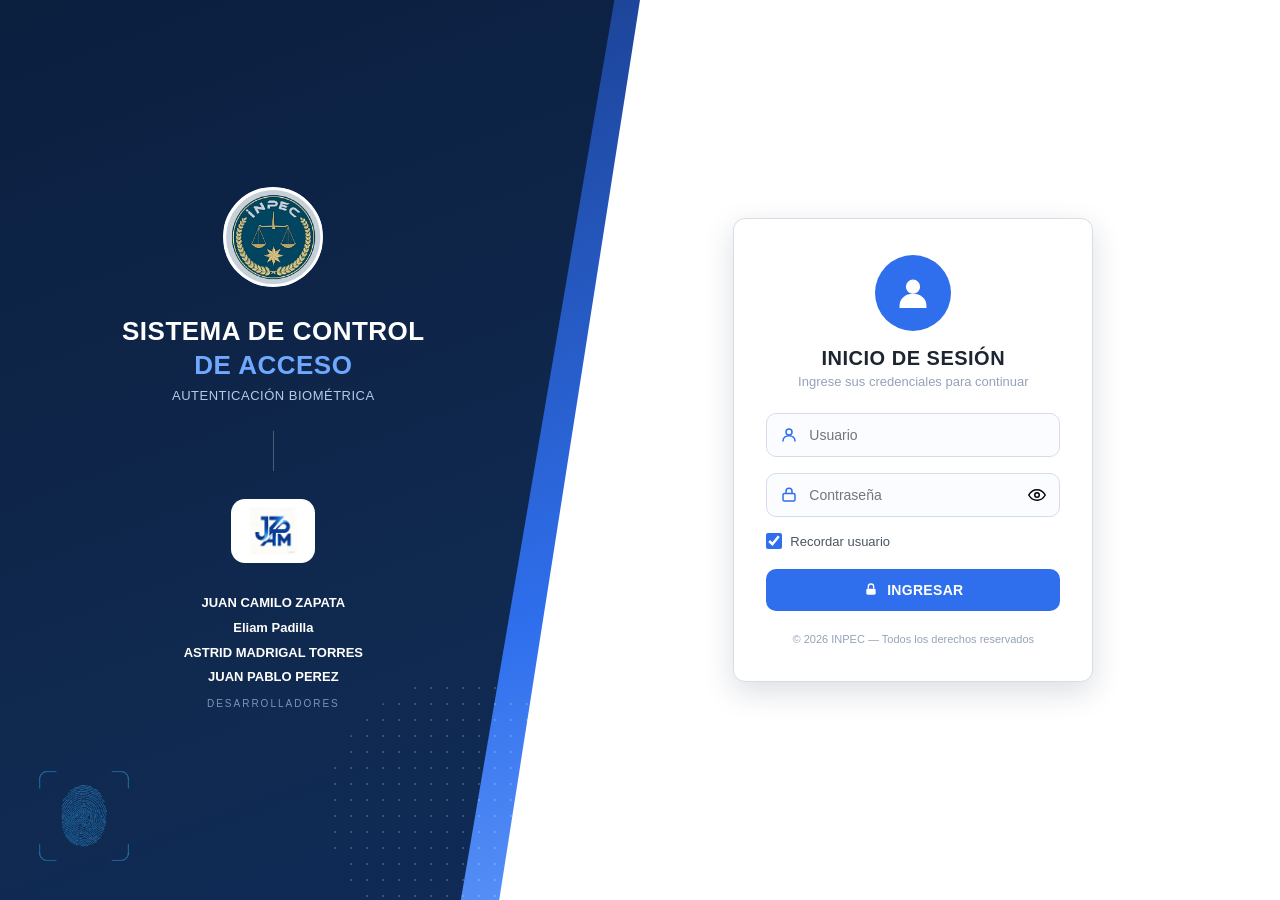
<file: index.html>
<!DOCTYPE html>
<html lang="es">
<head>
<meta charset="UTF-8">
<meta name="viewport" content="width=device-width, initial-scale=1.0">
<title>Inicio de sesión | BioAccess</title>
<link rel="stylesheet" href="css/styles.css">
<link rel="stylesheet" href="css/login.css">
</head>
<body>

<div class="login-wrapper">
    <div class="bg-navy"></div>
  <div class="bg-accent"></div>

  <!-- ================= Panel izquierdo: marca ================= -->
  <div class="login-brand">

    <div class="brand-logo">
  <img src="assets/logo-inpec.png" alt="Logo INPEC">
</div>

    <div class="brand-title">
      <h1>SISTEMA DE CONTROL<br><span>DE ACCESO</span></h1>
      <p>AUTENTICACIÓN BIOMÉTRICA</p>
    </div>

    <div class="brand-divider"></div>

    <div class="brand-project">
  <img src="assets/logo-jzpam.jpeg" alt="Logo JZPAM">
</div>

    <div class="brand-devs">
      <strong>JUAN CAMILO ZAPATA</strong>
      <strong>Eliam Padilla</strong>
      <strong>ASTRID MADRIGAL TORRES</strong>
      <strong>JUAN PABLO PEREZ</strong>
      <div class="label">DESARROLLADORES</div>
    </div>

    <div class="brand-fingerprint">
  <img src="assets/logo-huella.png" alt="Huella digital">
 </div>

  </div>

  <!-- ================= Panel derecho: formulario ================= -->
  <div class="login-form-side">
    <div class="login-card">

      <div class="login-card-icon">
        <svg viewBox="0 0 24 24" fill="currentColor">
          <circle cx="12" cy="8" r="4"/>
          <path d="M4 20c0-4.4 3.6-7 8-7s8 2.6 8 7v1H4v-1z"/>
        </svg>
      </div>

      <h2>INICIO DE SESIÓN</h2>
      <p class="subtitle">Ingrese sus credenciales para continuar</p>

      <form id="formLogin">

        <div class="field">
          <svg class="leading" viewBox="0 0 24 24" fill="none" stroke-width="2" stroke-linecap="round" stroke-linejoin="round">
            <circle cx="12" cy="8" r="4"/>
            <path d="M4 20c0-4.4 3.6-7 8-7s8 2.6 8 7"/>
          </svg>
          <input type="text" id="usuario" placeholder="Usuario" required>
        </div>

        <div class="field">
          <svg class="leading" viewBox="0 0 24 24" fill="none" stroke-width="2" stroke-linecap="round" stroke-linejoin="round">
            <rect x="4" y="10" width="16" height="10" rx="2"/>
            <path d="M8 10V7a4 4 0 0 1 8 0v3"/>
          </svg>
          <input type="password" id="password" placeholder="Contraseña" required>
          <button type="button" class="toggle-eye" onclick="togglePassword()" aria-label="Mostrar contraseña">
            <svg viewBox="0 0 24 24" fill="none" stroke="currentColor" stroke-width="2" stroke-linecap="round" stroke-linejoin="round" id="eyeIcon">
              <path d="M1 12s4-7 11-7 11 7 11 7-4 7-11 7-11-7-11-7z"/>
              <circle cx="12" cy="12" r="3"/>
            </svg>
          </button>
        </div>

        <label class="remember-row">
          <input type="checkbox" checked>
          Recordar usuario
        </label>

        <button type="submit" class="btn-primary">
          <svg viewBox="0 0 24 24"><rect x="5" y="10" width="14" height="9" rx="2"/><path d="M8 10V7a4 4 0 0 1 8 0v3" fill="none" stroke="white" stroke-width="2"/></svg>
          INGRESAR
        </button>

      </form>

      
      <p class="login-footer">© 2026 INPEC — Todos los derechos reservados</p>

    </div>
  </div>

</div>

<script>
  function togglePassword() {
    const input = document.getElementById('password');
    input.type = input.type === 'password' ? 'text' : 'password';
  }

  document.getElementById('formLogin').addEventListener('submit', async function (evento) {
    evento.preventDefault();

    const usuario = document.getElementById('usuario').value.trim();
    const password = document.getElementById('password').value;

    if (!usuario || !password) return;

    const resultado = await window.pywebview.api.iniciar_sesion(usuario, password);

    if (!resultado.ok) {
      alert(resultado.error);
      return;
    }

    window.location.href = 'registro.html';
  });
</script>

</body>
</html>
</file>
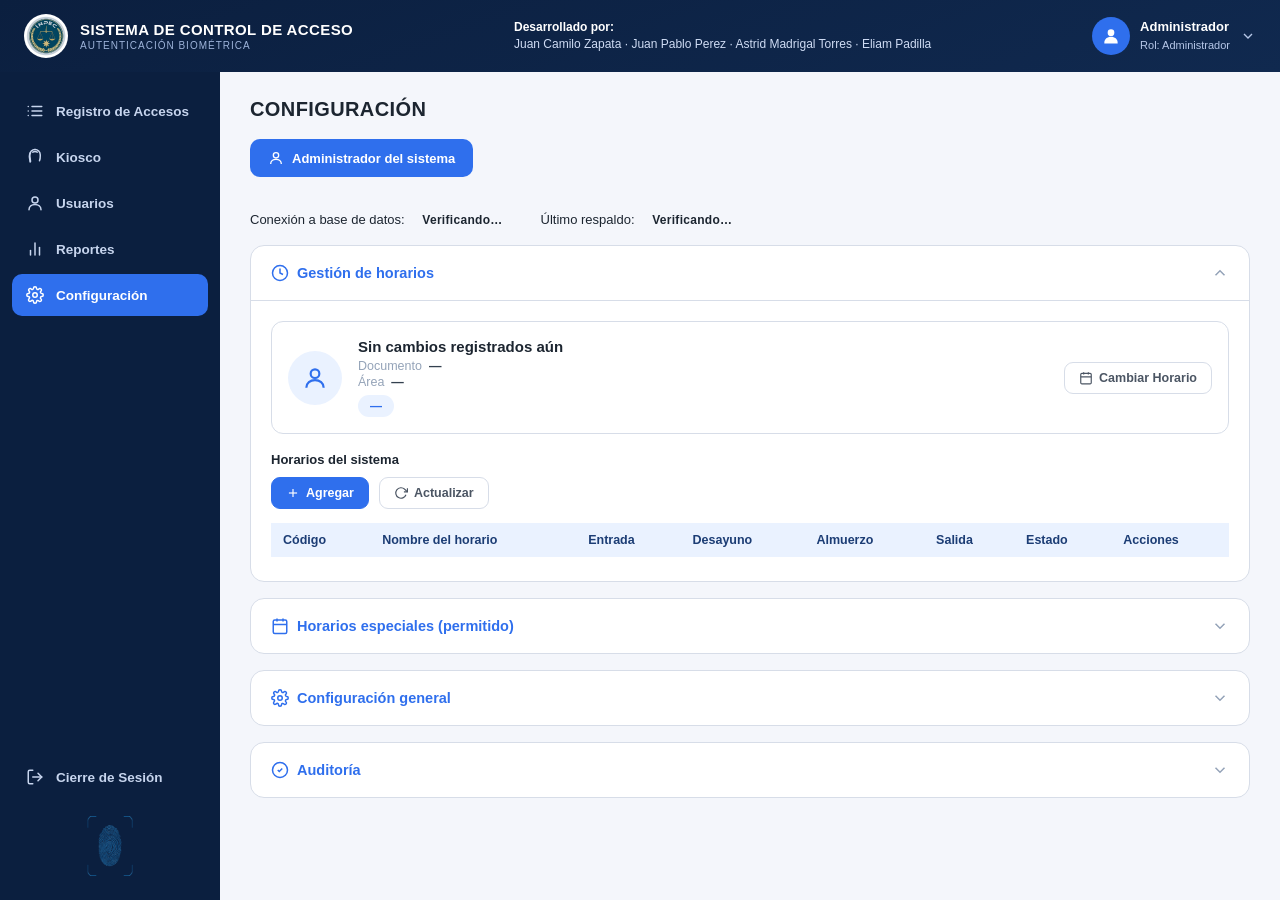
<file: configuracion.html>
<!DOCTYPE html>
<html lang="es">
<head>
<meta charset="UTF-8">
<meta name="viewport" content="width=device-width, initial-scale=1.0">
<title>Configuración | BioAccess</title>
<link rel="stylesheet" href="css/styles.css">
<link rel="stylesheet" href="css/app-shell.css">
<link rel="stylesheet" href="css/registro.css">
<link rel="stylesheet" href="css/configuracion.css">
</head>
<body>

<div class="app">

  <!-- ================= Topbar ================= -->
  <header class="topbar">
    <div class="topbar-brand">
      <img class="logo-inpec" src="assets/logo-inpec.png" alt="Logo INPEC">
      <div class="topbar-brand-text">
        <h1>SISTEMA DE CONTROL DE ACCESO</h1>
        <p>AUTENTICACIÓN BIOMÉTRICA</p>
      </div>
    </div>

    <div class="topbar-devs">
      <strong>Desarrollado por:</strong>
      Juan Camilo Zapata · Juan Pablo Perez · Astrid Madrigal Torres · Eliam Padilla
    </div>

    <div class="topbar-profile">
      <div class="avatar">
        <svg viewBox="0 0 24 24" fill="currentColor">
          <circle cx="12" cy="8" r="4"/>
          <path d="M4 20c0-4.4 3.6-7 8-7s8 2.6 8 7v1H4v-1z"/>
        </svg>
      </div>
      <div class="who">
        <strong>Administrador</strong>
        <span>Rol: Administrador</span>
      </div>
      <svg class="chevron" viewBox="0 0 24 24" fill="none" stroke="currentColor" stroke-width="2"><path d="M6 9l6 6 6-6"/></svg>
    </div>
  </header>

  <div class="app-body">

    <!-- ================= Sidebar ================= -->
    <aside class="sidebar">
      <nav class="sidebar-nav">
        <a href="registro.html" class="sidebar-link">
          <svg viewBox="0 0 24 24" fill="none" stroke-width="2" stroke-linecap="round" stroke-linejoin="round"><line x1="8" y1="6" x2="21" y2="6"/><line x1="8" y1="12" x2="21" y2="12"/><line x1="8" y1="18" x2="21" y2="18"/><line x1="3" y1="6" x2="3.01" y2="6"/><line x1="3" y1="12" x2="3.01" y2="12"/><line x1="3" y1="18" x2="3.01" y2="18"/></svg>
          Registro de Accesos
        </a>
        <a href="kiosco.html" class="sidebar-link">
          <svg viewBox="0 0 24 24" fill="none" stroke-width="2" stroke-linecap="round" stroke-linejoin="round"><path d="M12 2a7 7 0 0 0-7 7c0 4 1 6 1 9"/><path d="M12 2a7 7 0 0 1 7 7c0 3 .3 5-1 8"/><path d="M9 5.5a6 6 0 0 1 6 0"/><path d="M6 6.5C6 6.5 4.5 8 4.5 11c0 3.5 1 5 1 7.5"/></svg>
          Kiosco
        </a>
        <a href="usuarios.html" class="sidebar-link">
          <svg viewBox="0 0 24 24" fill="none" stroke-width="2" stroke-linecap="round" stroke-linejoin="round"><circle cx="12" cy="8" r="4"/><path d="M4 21c0-4.4 3.6-7 8-7s8 2.6 8 7"/></svg>
          Usuarios
        </a>
        <a href="reportes.html" class="sidebar-link">
          <svg viewBox="0 0 24 24" fill="none" stroke-width="2" stroke-linecap="round" stroke-linejoin="round"><line x1="18" y1="20" x2="18" y2="10"/><line x1="12" y1="20" x2="12" y2="4"/><line x1="6" y1="20" x2="6" y2="14"/></svg>
          Reportes
        </a>
        <a href="configuracion.html" class="sidebar-link active">
          <svg viewBox="0 0 24 24" fill="none" stroke-width="2" stroke-linecap="round" stroke-linejoin="round"><circle cx="12" cy="12" r="3"/><path d="M19.4 15a1.7 1.7 0 0 0 .3 1.9l.1.1a2 2 0 1 1-2.8 2.8l-.1-.1a1.7 1.7 0 0 0-1.9-.3 1.7 1.7 0 0 0-1 1.5V21a2 2 0 1 1-4 0v-.1a1.7 1.7 0 0 0-1-1.6 1.7 1.7 0 0 0-1.9.3l-.1.1a2 2 0 1 1-2.8-2.8l.1-.1a1.7 1.7 0 0 0 .3-1.9 1.7 1.7 0 0 0-1.5-1H3a2 2 0 1 1 0-4h.1a1.7 1.7 0 0 0 1.6-1 1.7 1.7 0 0 0-.3-1.9l-.1-.1a2 2 0 1 1 2.8-2.8l.1.1a1.7 1.7 0 0 0 1.9.3H9a1.7 1.7 0 0 0 1-1.5V3a2 2 0 1 1 4 0v.1a1.7 1.7 0 0 0 1 1.5 1.7 1.7 0 0 0 1.9-.3l.1-.1a2 2 0 1 1 2.8 2.8l-.1.1a1.7 1.7 0 0 0-.3 1.9V9a1.7 1.7 0 0 0 1.5 1H21a2 2 0 1 1 0 4h-.1a1.7 1.7 0 0 0-1.5 1z"/></svg>
          Configuración
        </a>
      </nav>

      <div class="sidebar-spacer"></div>

      <nav class="sidebar-nav">
        <a href="index.html" class="sidebar-link">
          <svg viewBox="0 0 24 24" fill="none" stroke-width="2" stroke-linecap="round" stroke-linejoin="round"><path d="M9 21H5a2 2 0 0 1-2-2V5a2 2 0 0 1 2-2h4"/><polyline points="16 17 21 12 16 7"/><line x1="21" y1="12" x2="9" y2="12"/></svg>
          Cierre de Sesión
        </a>
      </nav>

      <div class="sidebar-fingerprint">
        <img src="assets/logo-huella.png" alt="Huella digital">
      </div>
    </aside>

    <!-- ================= Contenido ================= -->
    <main class="content">
      <h2 class="page-title">CONFIGURACIÓN</h2>

      <button class="btn-open-admin" onclick="document.getElementById('modalAdmin').classList.remove('hidden'); cargarAdministradores();">
        <svg viewBox="0 0 24 24" fill="none" stroke="currentColor" stroke-width="2"><circle cx="12" cy="8" r="4"/><path d="M4 21c0-4.4 3.6-7 8-7s8 2.6 8 7"/></svg>
        Administrador del sistema
      </button>

      <div class="estado-sistema" style="display:flex; gap:24px; align-items:center; margin:14px 0; font-size:13px; color:#1c2530;">
        <span>Conexión a base de datos: <span class="badge" id="estadoConexionBD">Verificando…</span></span>
        <span>Último respaldo: <span class="badge" id="estadoUltimoBackup">Verificando…</span></span>
      </div>

      <div class="acordeon">

        <!-- ============ Gestión de horarios ============ -->
        <div class="acordeon-item abierto" data-panel="horarios">
          <button class="acordeon-header" onclick="alternarAcordeon('horarios')">
            <span class="acordeon-header-left">
              <svg viewBox="0 0 24 24" fill="none" stroke="currentColor" stroke-width="2"><circle cx="12" cy="12" r="10"/><polyline points="12 6 12 12 16 14"/></svg>
              Gestión de horarios
            </span>
            <svg class="acordeon-chevron" viewBox="0 0 24 24" fill="none" stroke="currentColor" stroke-width="2"><polyline points="6 9 12 15 18 9"/></svg>
          </button>
          <div class="acordeon-body">

            <div class="current-schedule">
              <div class="avatar-lg">
                <svg viewBox="0 0 24 24" fill="none" stroke="currentColor" stroke-width="2"><circle cx="12" cy="8" r="4"/><path d="M4 21c0-4.4 3.6-7 8-7s8 2.6 8 7"/></svg>
              </div>
              <div class="info">
                <h4 id="tarjetaHorarioNombre">Sin cambios registrados aún</h4>
                <p>Documento &nbsp;<strong id="tarjetaHorarioDocumento">—</strong></p>
                <p>Área &nbsp;<strong id="tarjetaHorarioArea">—</strong></p>
                <span class="schedule-chip" id="tarjetaHorarioChip">—</span>
              </div>
              <button class="btn-sm" onclick="abrirModalCambiarHorarioFuncionario()">
                <svg viewBox="0 0 24 24" fill="none" stroke="currentColor" stroke-width="2"><rect x="3" y="4" width="18" height="18" rx="2"/><line x1="16" y1="2" x2="16" y2="6"/><line x1="8" y1="2" x2="8" y2="6"/><line x1="3" y1="10" x2="21" y2="10"/></svg>
                Cambiar Horario
              </button>
            </div>

            <p style="font-size:13px; font-weight:700; color:#1c2530; margin-bottom:10px;">Horarios del sistema</p>

            <div class="actions-bar">
              <button class="btn-sm primary" onclick="abrirModalNuevoHorario()">
                <svg viewBox="0 0 24 24" fill="none" stroke="currentColor" stroke-width="2"><line x1="12" y1="5" x2="12" y2="19"/><line x1="5" y1="12" x2="19" y2="12"/></svg>
                Agregar
              </button>
              <button class="btn-sm" onclick="cargarHorariosAdmin()">
                <svg viewBox="0 0 24 24" fill="none" stroke="currentColor" stroke-width="2"><polyline points="23 4 23 10 17 10"/><path d="M20.5 15a9 9 0 1 1-2.1-9.4L23 10"/></svg>
                Actualizar
              </button>
            </div>

            <div class="table-mini-wrap">
              <table class="table-mini">

                <thead>
                  <tr>
                    <th>Código</th><th>Nombre del horario</th><th>Entrada</th>
                    <th>Desayuno</th><th>Almuerzo</th>
                    <th>Salida</th><th>Estado</th><th>Acciones</th>
                  </tr>
                </thead>
                <tbody id="tablaHorarios">
                  <!-- Se llena dinámicamente desde JS -->
                </tbody>
              </table>
            </div>

          </div>
        </div>

        <!-- ============ Horarios especiales ============ -->
        <div class="acordeon-item" data-panel="especiales">
          <button class="acordeon-header" onclick="alternarAcordeon('especiales')">
            <span class="acordeon-header-left">
              <svg viewBox="0 0 24 24" fill="none" stroke="currentColor" stroke-width="2"><rect x="3" y="4" width="18" height="18" rx="2"/><line x1="16" y1="2" x2="16" y2="6"/><line x1="8" y1="2" x2="8" y2="6"/><line x1="3" y1="10" x2="21" y2="10"/></svg>
              Horarios especiales (permitido)
            </span>
            <svg class="acordeon-chevron" viewBox="0 0 24 24" fill="none" stroke="currentColor" stroke-width="2"><polyline points="6 9 12 15 18 9"/></svg>
          </button>
          <div class="acordeon-body">

            <div class="actions-bar">
              <button class="btn-sm primary">
                <svg viewBox="0 0 24 24" fill="none" stroke="currentColor" stroke-width="2"><line x1="12" y1="5" x2="12" y2="19"/><line x1="5" y1="12" x2="19" y2="12"/></svg>
                Agregar
              </button>
              <button class="btn-sm">
                <svg viewBox="0 0 24 24" stroke-width="2" stroke-linecap="round" stroke-linejoin="round"><path d="M11 4H4a2 2 0 0 0-2 2v14a2 2 0 0 0 2 2h14a2 2 0 0 0 2-2v-7"/><path d="M18.5 2.5a2.1 2.1 0 0 1 3 3L12 15l-4 1 1-4 9.5-9.5z"/></svg>
                Modificar
              </button>
              <button class="btn-sm">
                <svg viewBox="0 0 24 24" stroke-width="2" stroke-linecap="round" stroke-linejoin="round"><polyline points="3 6 5 6 21 6"/><path d="M19 6l-1 14a2 2 0 0 1-2 2H8a2 2 0 0 1-2-2L5 6"/></svg>
                Eliminar
              </button>
              <label class="filter-input filter-search">
                <svg viewBox="0 0 24 24" fill="none" stroke="currentColor" stroke-width="2"><circle cx="11" cy="11" r="8"/><line x1="21" y1="21" x2="16.65" y2="16.65"/></svg>
                <input type="text" placeholder="Buscar">
              </label>
            </div>

            <div class="table-mini-wrap">
              <table class="table-mini">
                <thead>
                  <tr><th>Usuarios</th><th>Motivo</th><th>Fecha</th><th>Hora inicio</th><th>Hora fin</th><th>Rol</th><th>Estado</th></tr>
                </thead>
                <tbody>
                  <tr><td>Carlos Pérez</td><td>Cita médica</td><td>10/07/2026</td><td>09:00 a.m.</td><td>11:00 a.m.</td><td>Vigilancia</td><td><span class="badge aprobado">Aprobado</span></td></tr>
                  <tr><td>Laura Torres</td><td>Capacitación</td><td>10/07/2026</td><td>02:00 p.m.</td><td>05:00 p.m.</td><td>Administrativos</td><td><span class="badge aprobado">Aprobado</span></td></tr>
                  <tr><td>Miguel Ángel</td><td>Trámites personales</td><td>10/07/2026</td><td>08:00 a.m.</td><td>10:00 a.m.</td><td>Administrador</td><td><span class="badge aprobado">Aprobado</span></td></tr>
                  <tr><td>Valentina Ruiz</td><td>Permiso personales</td><td>10/07/2026</td><td>03:00 p.m.</td><td>04:00 p.m.</td><td>Funcionario</td><td><span class="badge pendiente">Pendiente</span></td></tr>
                </tbody>
              </table>
            </div>

          </div>
        </div>

        
        <!-- ============ Configuración general ============ -->
        <div class="acordeon-item" data-panel="configGeneral">
          <button class="acordeon-header" onclick="alternarAcordeon('configGeneral'); cargarConfiguracionGeneral();">
            <span class="acordeon-header-left">
              <svg viewBox="0 0 24 24" fill="none" stroke="currentColor" stroke-width="2"><circle cx="12" cy="12" r="3"/><path d="M19.4 15a1.7 1.7 0 0 0 .3 1.9l.1.1a2 2 0 1 1-2.8 2.8l-.1-.1a1.7 1.7 0 0 0-1.9-.3 1.7 1.7 0 0 0-1 1.5V21a2 2 0 1 1-4 0v-.1a1.7 1.7 0 0 0-1-1.6 1.7 1.7 0 0 0-1.9.3l-.1.1a2 2 0 1 1-2.8-2.8l.1-.1a1.7 1.7 0 0 0 .3-1.9 1.7 1.7 0 0 0-1.5-1H3a2 2 0 1 1 0-4h.1a1.7 1.7 0 0 0 1.6-1 1.7 1.7 0 0 0-.3-1.9l-.1-.1a2 2 0 1 1 2.8-2.8l.1.1a1.7 1.7 0 0 0 1.9.3H9a1.7 1.7 0 0 0 1-1.5V3a2 2 0 1 1 4 0v.1a1.7 1.7 0 0 0 1 1.5 1.7 1.7 0 0 0 1.9-.3l.1-.1a2 2 0 1 1 2.8 2.8l-.1.1a1.7 1.7 0 0 0-.3 1.9V9a1.7 1.7 0 0 0 1.5 1H21a2 2 0 1 1 0 4h-.1a1.7 1.7 0 0 0-1.5 1z"/></svg>
              Configuración general
            </span>
            <svg class="acordeon-chevron" viewBox="0 0 24 24" fill="none" stroke="currentColor" stroke-width="2"><polyline points="6 9 12 15 18 9"/></svg>
          </button>
          <div class="acordeon-body">

            <div class="form-field">
              <label>Nombre de la institución</label>
              <input type="text" id="cfgNombreInstitucion">
            </div>
            <div class="form-field">
              <label>NIT de la institución</label>
              <input type="text" id="cfgNitInstitucion">
            </div>
            <div class="form-field">
              <label>Minutos de tolerancia de entrada</label>
              <input type="number" id="cfgMinutosTolerancia" min="0">
            </div>
            <div class="form-field">
              <label>Correo de notificaciones</label>
              <input type="email" id="cfgCorreoNotificaciones">
            </div>
            <div class="form-field">
              <label>Ruta de respaldo local</label>
              <input type="text" id="cfgRutaBackup">
            </div>

            <div class="btn-guardar-row">
              <button class="btn-guardar" onclick="guardarConfiguracionGeneral()">
                <svg viewBox="0 0 24 24" fill="none" stroke="currentColor" stroke-width="2"><path d="M19 21H5a2 2 0 0 1-2-2V5a2 2 0 0 1 2-2h11l5 5v11a2 2 0 0 1-2 2z"/><polyline points="17 21 17 13 7 13 7 21"/><polyline points="7 3 7 8 15 8"/></svg>
                Guardar cambios
              </button>
            </div>

          </div>
        </div>

        <!-- ============ Auditoría (próximamente) ============ -->
        <div class="acordeon-item" data-panel="auditoria">
          <button class="acordeon-header" onclick="alternarAcordeon('auditoria'); cargarAuditoria();">
            <span class="acordeon-header-left">
              <svg viewBox="0 0 24 24" fill="none" stroke="currentColor" stroke-width="2"><path d="M9 12l2 2 4-4"/><circle cx="12" cy="12" r="10"/></svg>
              Auditoría
            </span>
            <svg class="acordeon-chevron" viewBox="0 0 24 24" fill="none" stroke="currentColor" stroke-width="2"><polyline points="6 9 12 15 18 9"/></svg>
          </button>
                    <div class="acordeon-body">
            <!-- MÓDULO: Auditoría -->
            <div class="actions-bar">
              <button class="btn-sm" onclick="cargarAuditoria()">
                <svg viewBox="0 0 24 24" fill="none" stroke="currentColor" stroke-width="2"><polyline points="23 4 23 10 17 10"/><path d="M20.5 15a9 9 0 1 1-2.1-9.4L23 10"/></svg>
                Actualizar
              </button>
            </div>

            <div class="table-mini-wrap">
              <table class="table-mini">
                <thead>
                  <tr><th>Fecha</th><th>Administrador</th><th>Acción</th><th>Detalle</th></tr>
                </thead>
                <tbody id="tablaAuditoria">
                  <!-- Se llena dinámicamente desde JS -->
                </tbody>
              </table>
            </div>
            <div class="table-footer">
              <span class="showing" id="textoMostrandoAuditoria">Cargando...</span>
              <div class="pagination" id="contenedorPaginacionAuditoria"></div>
          </div>
        </div>

      </div>

      <!-- ============ Modal: Administrador del sistema ============ -->
      
      <div class="modal-overlay hidden" id="modalAdmin">
        <div class="modal-box">
          <button class="modal-close" onclick="document.getElementById('modalAdmin').classList.add('hidden')" aria-label="Cerrar">
            <svg viewBox="0 0 24 24" fill="none" stroke="currentColor" stroke-width="2"><line x1="18" y1="6" x2="6" y2="18"/><line x1="6" y1="6" x2="18" y2="18"/></svg>
          </button>

          <div class="panel-title">
            <svg viewBox="0 0 24 24" fill="none" stroke="currentColor" stroke-width="2"><circle cx="12" cy="8" r="4"/><path d="M4 21c0-4.4 3.6-7 8-7s8 2.6 8 7"/></svg>
            Administrador del sistema
          </div>
          <p style="font-size:12px; color:var(--gris-claro); margin-bottom:14px;">Lista de administradores</p>

          <div class="actions-bar">
            <button class="btn-sm primary" onclick="abrirModoNuevoAdmin()">
              <svg viewBox="0 0 24 24" fill="none" stroke="currentColor" stroke-width="2"><line x1="12" y1="5" x2="12" y2="19"/><line x1="5" y1="12" x2="19" y2="12"/></svg>
              Nuevo
            </button>
            
            <button class="btn-sm" onclick="cargarAdministradores()">
              <svg viewBox="0 0 24 24" fill="none" stroke="currentColor" stroke-width="2"><polyline points="23 4 23 10 17 10"/><path d="M20.5 15a9 9 0 1 1-2.1-9.4L23 10"/></svg>
              Actualizar
            </button>
          </div>

          <div style="border:1px solid var(--gris-borde); border-radius:10px; padding:6px; margin-bottom:20px;" id="listaAdministradores">
            <!-- Se llena dinámicamente desde JS -->
          </div>

          <p style="font-size:13px; font-weight:700; color:#1c2530; margin-bottom:14px;" id="tituloFormAdmin">Información del administrador seleccionado</p>

          <div class="form-field">
            <label>Nombre completo</label>
            <input type="text" id="adminNombreCompleto">
          </div>
          <div class="form-field">
            <label>Documento</label>
            <input type="text" id="adminDocumento">
          </div>
          <div class="form-field">
            <label>Usuario</label>
            <input type="text" id="adminUsuario">
          </div>
          <div class="form-field">
            <label>Correo electrónico</label>
            <input type="email" id="adminCorreo">
          </div>
          <div class="form-field" id="campoContrasenaNuevo" style="display:none;">
            <label>Contraseña</label>
            <input type="password" id="adminPasswordNuevo">
          </div>
          <div class="form-field" id="campoFechaCreacion">
            <label>Fecha de creación</label>
            <input type="text" id="adminFechaCreacion" disabled>
          </div>
          <div class="form-field" id="campoEstadoAdmin">
            <label>Estado</label>
            <select id="adminEstado" disabled>
              <option value="ACTIVO">Activo</option>
              <option value="INACTIVO">Inactivo</option>
            </select>
          </div>

          <div class="form-actions" id="botonesAdminExistente">
            <button class="btn-outline" onclick="abrirModalCambiarPassword()">
              <svg viewBox="0 0 24 24" fill="none" stroke="currentColor" stroke-width="2"><rect x="3" y="11" width="18" height="11" rx="2"/><path d="M7 11V7a5 5 0 0 1 10 0v4"/></svg>
              Cambiar contraseña
            </button>
            <button class="btn-danger-outline" id="btnDesactivarAdmin" onclick="alternarEstadoAdminSeleccionado()">
              <svg viewBox="0 0 24 24" fill="none" stroke="currentColor" stroke-width="2"><circle cx="12" cy="12" r="10"/><line x1="15" y1="9" x2="9" y2="15"/><line x1="9" y1="9" x2="15" y2="15"/></svg>
              Desactivar
            </button>
          </div>

          <div class="btn-guardar-row" style="gap:10px;">
            <button class="btn-outline" id="btnCancelarNuevo" style="display:none; flex:0;" onclick="cancelarModoNuevoAdmin()">Cancelar</button>
            <button class="btn-guardar" onclick="guardarAdministrador()">
              <svg viewBox="0 0 24 24" fill="none" stroke="currentColor" stroke-width="2"><path d="M19 21H5a2 2 0 0 1-2-2V5a2 2 0 0 1 2-2h11l5 5v11a2 2 0 0 1-2 2z"/><polyline points="17 21 17 13 7 13 7 21"/><polyline points="7 3 7 8 15 8"/></svg>
              Guardar cambio
            </button>
          </div>
        </div>
      </div>

      <!-- ============ Modal: Cambiar contraseña ============ -->
      <div class="modal-overlay hidden" id="modalCambiarPassword">
        <div class="modal-box" style="max-width:380px;">
          <button class="modal-close" onclick="cerrarModalCambiarPassword()" aria-label="Cerrar">
            <svg viewBox="0 0 24 24" fill="none" stroke="currentColor" stroke-width="2"><line x1="18" y1="6" x2="6" y2="18"/><line x1="6" y1="6" x2="18" y2="18"/></svg>
          </button>
          <div class="panel-title">
            <svg viewBox="0 0 24 24" fill="none" stroke="currentColor" stroke-width="2"><rect x="3" y="11" width="18" height="11" rx="2"/><path d="M7 11V7a5 5 0 0 1 10 0v4"/></svg>
            Cambiar contraseña
          </div>
          <div class="form-field">
            <label>Nueva contraseña</label>
            <input type="password" id="nuevaPassword1">
          </div>
          <div class="form-field">
            <label>Confirmar nueva contraseña</label>
            <input type="password" id="nuevaPassword2">
          </div>
          <p id="textoCoincidenciaPassword" style="font-size:13px; font-weight:600; text-align:center; margin-bottom:10px;"></p>
          <div class="btn-guardar-row">
            <button class="btn-guardar" onclick="confirmarCambioPassword()">Guardar contraseña</button>
          </div>
        </div>
      </div>

            <!-- ============ Modal: Nuevo/Editar horario ============ -->
      <div class="modal-overlay hidden" id="modalHorario">
        <div class="modal-box">
          <button class="modal-close" onclick="cerrarSelectorHora(); document.getElementById('modalHorario').classList.add('hidden')" aria-label="Cerrar">
            <svg viewBox="0 0 24 24" fill="none" stroke="currentColor" stroke-width="2"><line x1="18" y1="6" x2="6" y2="18"/><line x1="6" y1="6" x2="18" y2="18"/></svg>
          </button>

          <div class="panel-title">
            <svg viewBox="0 0 24 24" fill="none" stroke="currentColor" stroke-width="2"><circle cx="12" cy="12" r="10"/><polyline points="12 6 12 12 16 14"/></svg>
            <span id="tituloModalHorario">Nuevo horario</span>
          </div>

          <div class="form-field">
            <label>Nombre del turno</label>
            <input type="text" id="horNombreTurno">
          </div>
                    <div class="form-field form-field-hora">
            <label>Hora de entrada</label>
            <input type="text" id="horHoraEntrada" placeholder="HH:MM" readonly onclick="abrirSelectorHora('horHoraEntrada')">
          </div>
          <div class="form-field form-field-hora">
            <label>Inicio desayuno</label>
            <input type="text" id="horInicioDesayuno" placeholder="HH:MM" readonly onclick="abrirSelectorHora('horInicioDesayuno')">
          </div>
          <div class="form-field form-field-hora">
            <label>Fin desayuno</label>
            <input type="text" id="horFinDesayuno" placeholder="HH:MM" readonly onclick="abrirSelectorHora('horFinDesayuno')">
          </div>
          <div class="form-field form-field-hora">
            <label>Inicio almuerzo</label>
            <input type="text" id="horInicioAlmuerzo" placeholder="HH:MM" readonly onclick="abrirSelectorHora('horInicioAlmuerzo')">
          </div>
          <div class="form-field form-field-hora">
            <label>Fin almuerzo</label>
            <input type="text" id="horFinAlmuerzo" placeholder="HH:MM" readonly onclick="abrirSelectorHora('horFinAlmuerzo')">
          </div>
          <div class="form-field form-field-hora">
            <label>Hora de salida</label>
            <input type="text" id="horHoraSalida" placeholder="HH:MM" readonly onclick="abrirSelectorHora('horHoraSalida')">
          </div>
          <div class="form-field">
            <label>Minutos de almuerzo permitidos</label>
            <input type="number" id="horTiempoAlmuerzo" min="0">
          </div>

          <div class="btn-guardar-row" style="gap:10px;">
           <button class="btn-outline" onclick="cerrarSelectorHora(); document.getElementById('modalHorario').classList.add('hidden')">Cancelar</button>
            <button class="btn-guardar" onclick="guardarHorario()">
              <svg viewBox="0 0 24 24" fill="none" stroke="currentColor" stroke-width="2"><path d="M19 21H5a2 2 0 0 1-2-2V5a2 2 0 0 1 2-2h11l5 5v11a2 2 0 0 1-2 2z"/><polyline points="17 21 17 13 7 13 7 21"/><polyline points="7 3 7 8 15 8"/></svg>
              Guardar horario
            </button>
          </div>
        </div>
      </div>

         <!-- ============ Modal: Cambiar horario de funcionario ============ -->
          
      <div class="modal-overlay hidden" id="modalCambiarHorarioFuncionario">
        <div class="modal-box">
          <button class="modal-close" onclick="cerrarModalCambiarHorarioFuncionario()" aria-label="Cerrar">
            <svg viewBox="0 0 24 24" fill="none" stroke="currentColor" stroke-width="2"><line x1="18" y1="6" x2="6" y2="18"/><line x1="6" y1="6" x2="18" y2="18"/></svg>
          </button>

          <div class="panel-title">
            <svg viewBox="0 0 24 24" fill="none" stroke="currentColor" stroke-width="2"><rect x="3" y="4" width="18" height="18" rx="2"/><line x1="16" y1="2" x2="16" y2="6"/><line x1="8" y1="2" x2="8" y2="6"/><line x1="3" y1="10" x2="21" y2="10"/></svg>
            Cambiar horario de funcionario
          </div>

          <div class="form-field">
            <label>Buscar por nombre o documento</label>
            <input type="text" id="buscarFuncionarioHorario" placeholder="Escribe para buscar..." oninput="buscarFuncionarioParaHorario()">
          </div>

          <div id="listaFuncionariosHorario" style="border:1px solid var(--gris-borde); border-radius:10px; padding:6px; margin-bottom:16px; max-height:200px; overflow-y:auto; display:none;">
            <!-- Resultados de búsqueda -->
          </div>

          <div id="funcionarioSeleccionadoHorario" style="display:none;">

            <div class="current-schedule" style="margin-bottom:18px;">
              <div class="avatar-lg">
                <svg viewBox="0 0 24 24" fill="none" stroke="currentColor" stroke-width="2"><circle cx="12" cy="8" r="4"/><path d="M4 21c0-4.4 3.6-7 8-7s8 2.6 8 7"/></svg>
              </div>
              <div class="info">
                <h4 id="nombreFuncionarioSeleccionado"></h4>
                <p>Documento &nbsp;<strong id="documentoFuncionarioSeleccionado"></strong></p>
                <p>Área &nbsp;<strong id="areaFuncionarioSeleccionado"></strong></p>
                <span class="schedule-chip" id="horarioActualFuncionarioSeleccionado"></span>
              </div>
            </div>

            <div class="form-field">
              <label>Nuevo horario</label>
              <select id="selectNuevoHorarioFuncionario"></select>
            </div>

            <div class="form-field">
              <label>Motivo del cambio</label>
              <textarea id="motivoCambioHorario" rows="3" placeholder="Ej: Rotación semanal, solicitud del funcionario..." style="width:100%; padding:10px 12px; border:1.5px solid var(--gris-borde); border-radius:9px; font-size:13px; font-family:inherit; resize:vertical;"></textarea>
            </div>

            <div class="btn-guardar-row" style="gap:10px;">
              <button class="btn-outline" onclick="cerrarModalCambiarHorarioFuncionario()">Cancelar</button>
              <button class="btn-guardar" onclick="guardarCambioHorarioFuncionario()">
                <svg viewBox="0 0 24 24" fill="none" stroke="currentColor" stroke-width="2"><path d="M19 21H5a2 2 0 0 1-2-2V5a2 2 0 0 1 2-2h11l5 5v11a2 2 0 0 1-2 2z"/><polyline points="17 21 17 13 7 13 7 21"/><polyline points="7 3 7 8 15 8"/></svg>
                Guardar cambio
              </button>
            </div>

          </div>

        </div>
      </div>
    

      <!-- ============ Modal: Confirmación (reutilizable) ============ -->
      <div class="modal-overlay hidden" id="modalConfirmacion">
        <div class="modal-box" style="max-width:380px;">
          <div class="panel-title">
            <svg viewBox="0 0 24 24" fill="none" stroke="currentColor" stroke-width="2"><circle cx="12" cy="12" r="10"/><line x1="12" y1="8" x2="12" y2="12"/><line x1="12" y1="16" x2="12.01" y2="16"/></svg>
            <span id="tituloConfirmacion">Confirmar acción</span>
          </div>
          <p id="mensajeConfirmacion" style="font-size:13px; color:var(--gris-texto); margin-bottom:20px;"></p>
          <div class="form-actions">
            <button class="btn-outline" id="btnCancelarConfirmacion">Cancelar</button>
            <button class="btn-guardar" id="btnAceptarConfirmacion" style="margin-left:0;">Aceptar</button>
          </div>
        </div>
      </div>

      <!-- ============ Modal: Aviso (reutilizable) ============ -->
      <div class="modal-overlay hidden" id="modalAviso">
        <div class="modal-box" style="max-width:380px;">
          <div class="panel-title">
            <svg viewBox="0 0 24 24" fill="none" stroke="currentColor" stroke-width="2"><circle cx="12" cy="12" r="10"/><path d="M9 12l2 2 4-4"/></svg>
            <span id="tituloAviso">Aviso</span>
          </div>
          <p id="mensajeAviso" style="font-size:13px; color:var(--gris-texto); margin-bottom:20px;"></p>
          <div class="btn-guardar-row">
            <button class="btn-guardar" id="btnAceptarAviso">Aceptar</button>
          </div>
        </div>
      </div>

    </main>
  </div>
</div>
<script>
  // ============ Estado del modal de Administrador ============
  let administradoresCompletos = [];
  let idAdminSeleccionado = null;
  let modoNuevoAdmin = false;
  let idAdminAntesDeNuevo = null; // ← nueva: recuerda a quién tenías abierto

  async function cargarAdministradores() {
    const resultado = await window.pywebview.api.listar_administradores();

    if (!resultado.ok) {
      await mostrarAviso('No se pudo cargar la lista de administradores: ' + resultado.error, 'Error');
      return;
    }

    administradoresCompletos = resultado.datos;
    renderizarListaAdmins();

    if (administradoresCompletos.length > 0) {
      seleccionarAdmin(administradoresCompletos[0].id_usuario);
    } else {
      abrirModoNuevoAdmin();
    }
  }

  function renderizarListaAdmins() {
    const contenedor = document.getElementById('listaAdministradores');
    contenedor.innerHTML = '';

    administradoresCompletos.forEach(admin => {
      const fila = document.createElement('div');
      fila.className = 'admin-list-row' + (admin.id_usuario === idAdminSeleccionado ? ' selected' : '');
      fila.onclick = () => seleccionarAdmin(admin.id_usuario);
      fila.innerHTML = `
        <span class="name">${admin.nombre_completo}${admin.estado ? '' : ' (Inactivo)'}</span>
        <span class="user">${admin.usuario}</span>
      `;
      contenedor.appendChild(fila);
    });
  }

  function seleccionarAdmin(idUsuario) {
    const admin = administradoresCompletos.find(a => a.id_usuario === idUsuario);
    if (!admin) return;

    idAdminSeleccionado = idUsuario;
    modoNuevoAdmin = false;

    document.getElementById('adminNombreCompleto').value = admin.nombre_completo || '';
    document.getElementById('adminDocumento').value = admin.documento || '';
    document.getElementById('adminUsuario').value = admin.usuario || '';
    document.getElementById('adminCorreo').value = admin.correo_electronico || '';
    document.getElementById('adminFechaCreacion').value = admin.fecha_creacion || '';
    document.getElementById('adminEstado').value = admin.estado ? 'ACTIVO' : 'INACTIVO';

    document.getElementById('campoContrasenaNuevo').style.display = 'none';
    document.getElementById('campoFechaCreacion').style.display = '';
    document.getElementById('campoEstadoAdmin').style.display = '';
    document.getElementById('botonesAdminExistente').style.display = '';
    document.getElementById('tituloFormAdmin').textContent = 'Información del administrador seleccionado';
    document.getElementById('btnCancelarNuevo').style.display = 'none';

        const btnDesactivar = document.getElementById('btnDesactivarAdmin');
    if (admin.estado) {
      btnDesactivar.className = 'btn-danger-outline';
      btnDesactivar.innerHTML = `<svg viewBox="0 0 24 24" fill="none" stroke="currentColor" stroke-width="2"><circle cx="12" cy="12" r="10"/><line x1="15" y1="9" x2="9" y2="15"/><line x1="9" y1="9" x2="15" y2="15"/></svg> Desactivar`;
    } else {
      btnDesactivar.className = 'btn-success-outline';
      btnDesactivar.innerHTML = `<svg viewBox="0 0 24 24" fill="none" stroke="currentColor" stroke-width="2"><circle cx="12" cy="12" r="10"/><path d="M9 12l2 2 4-4"/></svg> Activar`;
    }

    renderizarListaAdmins();
  }

  function descartarCambiosAdmin() {
    // El botón "Editar": si había un admin seleccionado, recarga sus
    // datos originales (descarta cambios sin guardar). Si estabas en
    // modo "Nuevo", simplemente limpia el formulario de nuevo.
    if (modoNuevoAdmin || idAdminSeleccionado === null) {
      abrirModoNuevoAdmin();
    } else {
      seleccionarAdmin(idAdminSeleccionado);
    }
  }

  function abrirModoNuevoAdmin() {
    idAdminAntesDeNuevo = idAdminSeleccionado;
    modoNuevoAdmin = true;
    idAdminSeleccionado = null;

    document.getElementById('adminNombreCompleto').value = '';
    document.getElementById('adminDocumento').value = '';
    document.getElementById('adminUsuario').value = '';
    document.getElementById('adminCorreo').value = '';
    document.getElementById('adminPasswordNuevo').value = '';

    document.getElementById('campoContrasenaNuevo').style.display = '';
    document.getElementById('campoFechaCreacion').style.display = 'none';
    document.getElementById('campoEstadoAdmin').style.display = 'none';
    document.getElementById('botonesAdminExistente').style.display = 'none';
    document.getElementById('tituloFormAdmin').textContent = 'Nuevo administrador';

     // Solo muestra "Cancelar" si hay a dónde regresar
    document.getElementById('btnCancelarNuevo').style.display = idAdminAntesDeNuevo !== null ? '' : 'none';

    renderizarListaAdmins(); // quita el resaltado de selección
  }
    function cancelarModoNuevoAdmin() {
    document.getElementById('btnCancelarNuevo').style.display = 'none';
    if (idAdminAntesDeNuevo !== null) {
      seleccionarAdmin(idAdminAntesDeNuevo);
    }
  }

  async function guardarAdministrador() {
    const datos = {
      nombre_completo: document.getElementById('adminNombreCompleto').value.trim(),
      documento: document.getElementById('adminDocumento').value.trim(),
      usuario: document.getElementById('adminUsuario').value.trim(),
      correo_electronico: document.getElementById('adminCorreo').value.trim(),
    };

    if (!datos.nombre_completo || !datos.documento || !datos.usuario) {
      await mostrarAviso('Nombre completo, documento y usuario son obligatorios.', 'Error');
      return;
    }

    if (modoNuevoAdmin) {
      const password = document.getElementById('adminPasswordNuevo').value;
      if (!password || password.length < 4) {
        await mostrarAviso('La contraseña debe tener al menos 4 caracteres.', 'Error');
        return;
      }
      datos.password = password;

      const resultado = await window.pywebview.api.crear_administrador(datos);
      if (!resultado.ok) {
        await mostrarAviso('No se pudo crear el administrador: ' + resultado.error, 'Error');
        return;
      }
      await mostrarAviso(resultado.mensaje, 'Éxito');
    } else {
      const resultado = await window.pywebview.api.actualizar_administrador(idAdminSeleccionado, datos);
      if (!resultado.ok) {
        await mostrarAviso('No se pudo actualizar el administrador: ' + resultado.error, 'Error');
        return;
      }
      await mostrarAviso(resultado.mensaje, 'Éxito');
    }

    await cargarAdministradores();
  }

  async function alternarEstadoAdminSeleccionado() {
    if (idAdminSeleccionado === null) return;

    const admin = administradoresCompletos.find(a => a.id_usuario === idAdminSeleccionado);
    const estaActivo = !!admin.estado;
    const nuevoEstado = estaActivo ? 'INACTIVO' : 'ACTIVO';

    const confirmado = await mostrarConfirmacion(
      estaActivo
        ? 'El administrador no podrá iniciar sesión hasta que lo reactives.'
        : 'El administrador volverá a poder iniciar sesión.',
      estaActivo ? '¿Desactivar a este administrador?' : '¿Activar a este administrador?'
    );
    if (!confirmado) return;

    const resultado = await window.pywebview.api.cambiar_estado_administrador(idAdminSeleccionado, nuevoEstado);
    if (!resultado.ok) {
      await mostrarAviso('No se pudo actualizar el estado: ' + resultado.error, 'Error');
      return;
    }
    await mostrarAviso(resultado.mensaje, 'Éxito');
    await cargarAdministradores();
  }

  // ============ Modal: Cambiar contraseña ============

  function abrirModalCambiarPassword() {
    if (idAdminSeleccionado === null) return;
    document.getElementById('nuevaPassword1').value = '';
    document.getElementById('nuevaPassword2').value = '';
    document.getElementById('textoCoincidenciaPassword').textContent = '';
    document.getElementById('modalCambiarPassword').classList.remove('hidden');
  }

  function cerrarModalCambiarPassword() {
    document.getElementById('modalCambiarPassword').classList.add('hidden');
  }

  document.getElementById('nuevaPassword1').addEventListener('input', verificarCoincidenciaPassword);
  document.getElementById('nuevaPassword2').addEventListener('input', verificarCoincidenciaPassword);

  function verificarCoincidenciaPassword() {
    const p1 = document.getElementById('nuevaPassword1').value;
    const p2 = document.getElementById('nuevaPassword2').value;
    const texto = document.getElementById('textoCoincidenciaPassword');

    if (p2 === '') { texto.textContent = ''; return; }

    if (p1 === p2) {
      texto.textContent = '✓ Las contraseñas coinciden';
      texto.style.color = 'var(--verde)';
    } else {
      texto.textContent = '✗ Las contraseñas no coinciden';
      texto.style.color = 'var(--rojo)';
    }
  }

  async function confirmarCambioPassword() {
    const p1 = document.getElementById('nuevaPassword1').value;
    const p2 = document.getElementById('nuevaPassword2').value;

    if (!p1 || p1.length < 4) {
      await mostrarAviso('La contraseña debe tener al menos 4 caracteres.', 'Error');
      return;
    }
    if (p1 !== p2) {
      await mostrarAviso('Las contraseñas no coinciden.', 'Error');
      return;
    }

    const resultado = await window.pywebview.api.cambiar_password_administrador(idAdminSeleccionado, p1);
    if (!resultado.ok) {
      await mostrarAviso('No se pudo cambiar la contraseña: ' + resultado.error, 'Error');
      return;
    }
    cerrarModalCambiarPassword();
    await mostrarAviso(resultado.mensaje, 'Éxito');
  }

  // ============ Modal de Confirmación (reutilizable) ============

  function mostrarConfirmacion(mensaje, titulo = 'Confirmar acción') {
    return new Promise((resolver) => {
      const overlay = document.getElementById('modalConfirmacion');
      document.getElementById('tituloConfirmacion').textContent = titulo;
      document.getElementById('mensajeConfirmacion').textContent = mensaje;
      overlay.classList.remove('hidden');

      const btnAceptar = document.getElementById('btnAceptarConfirmacion');
      const btnCancelar = document.getElementById('btnCancelarConfirmacion');

      function cerrar(resultado) {
        overlay.classList.add('hidden');
        btnAceptar.removeEventListener('click', aceptar);
        btnCancelar.removeEventListener('click', cancelar);
        resolver(resultado);
      }
      function aceptar() { cerrar(true); }
      function cancelar() { cerrar(false); }

      btnAceptar.addEventListener('click', aceptar);
      btnCancelar.addEventListener('click', cancelar);
    });
  }

  // ============ Modal de Aviso (reutilizable) ============

  function mostrarAviso(mensaje, titulo = 'Aviso') {
    return new Promise((resolver) => {
      const overlay = document.getElementById('modalAviso');
      document.getElementById('tituloAviso').textContent = titulo;
      document.getElementById('mensajeAviso').textContent = mensaje;
      overlay.classList.remove('hidden');

      const btnAceptar = document.getElementById('btnAceptarAviso');

      function cerrar() {
        overlay.classList.add('hidden');
        btnAceptar.removeEventListener('click', cerrar);
        resolver();
      }

      btnAceptar.addEventListener('click', cerrar);
    });
  }

</script>

<script>
  
  

  function alternarAcordeon(nombrePanel) {
    const item = document.querySelector(`.acordeon-item[data-panel="${nombrePanel}"]`);
    item.classList.toggle('abierto');
  }

  // ============ Estado del sistema ============

  async function cargarEstadoSistema() {
    const resultado = await window.pywebview.api.obtener_estado_sistema();
    const chipConexion = document.getElementById('estadoConexionBD');
    const chipBackup = document.getElementById('estadoUltimoBackup');

    if (!resultado.ok) {
      chipConexion.textContent = 'Error';
      chipConexion.className = 'badge inactivo';
      chipBackup.textContent = 'No disponible';
      chipBackup.className = 'badge inactivo';
      return;
    }

    const datos = resultado.datos;

    if (datos.conexion_bd) {
      chipConexion.textContent = 'Activa';
      chipConexion.className = 'badge activo';
    } else {
      chipConexion.textContent = 'Sin conexión';
      chipConexion.className = 'badge inactivo';
    }

    if (datos.fecha_ultimo_backup) {
      chipBackup.textContent = datos.fecha_ultimo_backup;
      chipBackup.className = 'badge activo';
    } else {
      chipBackup.textContent = 'Sin respaldos registrados aún';
      chipBackup.className = 'badge inactivo';
    }
  }

  window.addEventListener('pywebviewready', () => {
    cargarEstadoSistema();
    cargarHorariosAdmin();
    cargarUltimoCambioHorario();
    setInterval(cargarEstadoSistema, 10000); // vuelve a verificar cada 10 segundos
  });

  // ============ Configuración general ============

  async function cargarConfiguracionGeneral() {
    const resultado = await window.pywebview.api.obtener_configuracion();

    if (!resultado.ok) {
      await mostrarAviso('No se pudo cargar la configuración: ' + resultado.error, 'Error');
      return;
    }

    const datos = resultado.datos || {};
    document.getElementById('cfgNombreInstitucion').value = datos.nombre_institucion || '';
    document.getElementById('cfgNitInstitucion').value = datos.nit_institucion || '';
    document.getElementById('cfgMinutosTolerancia').value = datos.minutos_tolerancia_entrada || '';
    document.getElementById('cfgCorreoNotificaciones').value = datos.correo_notificaciones || '';
    document.getElementById('cfgRutaBackup').value = datos.ruta_backup_local || '';
  }

  async function guardarConfiguracionGeneral() {
    const datos = {
      nombre_institucion: document.getElementById('cfgNombreInstitucion').value.trim(),
      nit_institucion: document.getElementById('cfgNitInstitucion').value.trim(),
      minutos_tolerancia_entrada: document.getElementById('cfgMinutosTolerancia').value.trim(),
      correo_notificaciones: document.getElementById('cfgCorreoNotificaciones').value.trim(),
      ruta_backup_local: document.getElementById('cfgRutaBackup').value.trim()
    };

    if (!datos.nombre_institucion || !datos.nit_institucion) {
      await mostrarAviso('El nombre y el NIT de la institución son obligatorios.', 'Error');
      return;
    }

    const resultado = await window.pywebview.api.guardar_configuracion(datos);
    if (!resultado.ok) {
      await mostrarAviso('No se pudo guardar la configuración: ' + resultado.error, 'Error');
      return;
    }
    await mostrarAviso(resultado.mensaje, 'Éxito');
  }
    // ============================================================
    // MÓDULO: Auditoría
    // ============================================================
 
    const LOGS_POR_PAGINA = 10;
  let logsCompletos = [];
  let paginaActualAuditoria = 1;

  async function cargarAuditoria() {
    const resultado = await window.pywebview.api.listar_auditoria();

    if (!resultado.ok) {
      document.getElementById('tablaAuditoria').innerHTML =
        `<tr><td colspan="4">Error al cargar: ${resultado.error}</td></tr>`;
      return;
    }

    logsCompletos = resultado.datos;
    paginaActualAuditoria = 1;
    renderizarPaginaAuditoria();
  }

  function renderizarPaginaAuditoria() {
    const cuerpoTabla = document.getElementById('tablaAuditoria');
    const total = logsCompletos.length;

    if (total === 0) {
      cuerpoTabla.innerHTML = `<tr><td colspan="4">Todavía no hay registros de auditoría.</td></tr>`;
      document.getElementById('textoMostrandoAuditoria').textContent = 'Mostrando 0 de 0 registros';
      document.getElementById('contenedorPaginacionAuditoria').innerHTML = '';
      return;
    }

    const inicio = (paginaActualAuditoria - 1) * LOGS_POR_PAGINA;
    const fin = inicio + LOGS_POR_PAGINA;
    const logsPagina = logsCompletos.slice(inicio, fin);

    document.getElementById('textoMostrandoAuditoria').textContent =
      `Mostrando ${inicio + 1} a ${Math.min(fin, total)} de ${total} registros`;

    cuerpoTabla.innerHTML = '';
    logsPagina.forEach(log => {
      const fila = document.createElement('tr');
      fila.innerHTML = `
        <td>${log.fecha_hora}</td>
        <td>${log.nombre_usuario || 'Desconocido'}</td>
        <td>${log.tipo_accion}</td>
        <td>${log.detalle_cambio}</td>
      `;
      cuerpoTabla.appendChild(fila);
    });

    renderizarControlesPaginacionAuditoria(total);
  }

  function renderizarControlesPaginacionAuditoria(total) {
    const contenedor = document.getElementById('contenedorPaginacionAuditoria');
    const totalPaginas = Math.ceil(total / LOGS_POR_PAGINA);

    if (totalPaginas <= 1) {
      contenedor.innerHTML = '';
      return;
    }

    let html = `<button ${paginaActualAuditoria === 1 ? 'disabled' : ''} onclick="irAPaginaAuditoria(${paginaActualAuditoria - 1})">«</button>`;

    for (let i = 1; i <= totalPaginas; i++) {
      const cercaDeActual = Math.abs(i - paginaActualAuditoria) <= 1;
      const esExtremo = i === 1 || i === totalPaginas;

      if (cercaDeActual || esExtremo) {
        html += `<button class="${i === paginaActualAuditoria ? 'active' : ''}" onclick="irAPaginaAuditoria(${i})">${i}</button>`;
      } else if (i === 2 || i === totalPaginas - 1) {
        html += `<span class="dots">...</span>`;
      }
    }

    html += `<button ${paginaActualAuditoria === totalPaginas ? 'disabled' : ''} onclick="irAPaginaAuditoria(${paginaActualAuditoria + 1})">»</button>`;

    contenedor.innerHTML = html;
  }

  function irAPaginaAuditoria(numero) {
    paginaActualAuditoria = numero;
    renderizarPaginaAuditoria();
  }

     // ============================================================
    // MÓDULO: Gestión de horarios
   // ============================================================

  let horariosCompletos = [];
  let idHorarioEditando = null; // null = modo "Nuevo"

    function formatHora12(horaStr) {
    if (!horaStr || horaStr === 'None') return 'Sin definir';
    const [h, m] = horaStr.split(':');
    let horas = parseInt(h, 10);
    const sufijo = horas >= 12 ? 'p.m.' : 'a.m.';
    let horas12 = horas % 12;
    if (horas12 === 0) horas12 = 12;
    return `${String(horas12).padStart(2, '0')}:${m} ${sufijo}`;
  }

  async function cargarHorariosAdmin() {
    const resultado = await window.pywebview.api.listar_horarios_admin();
    if (!resultado.ok) {
      await mostrarAviso('No se pudieron cargar los horarios: ' + resultado.error, 'Error');
      return;
    }
    horariosCompletos = resultado.datos;
    renderizarTablaHorarios();
  }

    function renderizarTablaHorarios() {
    const cuerpo = document.getElementById('tablaHorarios');
    if (horariosCompletos.length === 0) {
      cuerpo.innerHTML = `<tr><td colspan="8">No hay horarios registrados.</td></tr>`;
      return;
    }

    cuerpo.innerHTML = '';
    horariosCompletos.forEach(h => {
      const fila = document.createElement('tr');
      fila.innerHTML = `
        <td>${h.codigo}</td>
        <td>${h.nombre_turno}</td>
        <td>${formatHora12(h.hora_entrada)}</td>
        <td>${formatHora12(h.hora_inicio_desayuno)} - ${formatHora12(h.hora_fin_desayuno)}</td>
        <td>${formatHora12(h.hora_inicio_almuerzo)} - ${formatHora12(h.hora_fin_almuerzo)}</td>
        <td>${formatHora12(h.hora_salida)}</td>
        <td><span class="badge ${h.estado ? 'activo' : 'inactivo'}">${h.estado ? 'Activo' : 'Inactivo'}</span></td>
        <td>
          <div class="row-actions">
            <button class="edit" title="Editar" onclick="abrirModalEditarHorario(${h.id_horario})">
              <svg viewBox="0 0 24 24" stroke-width="2" stroke-linecap="round" stroke-linejoin="round"><path d="M11 4H4a2 2 0 0 0-2 2v14a2 2 0 0 0 2 2h14a2 2 0 0 0 2-2v-7"/><path d="M18.5 2.5a2.1 2.1 0 0 1 3 3L12 15l-4 1 1-4 9.5-9.5z"/></svg>
            </button>
            ${h.estado
              ? `<button class="delete" title="Desactivar" onclick="alternarEstadoHorario(${h.id_horario})">
                  <svg viewBox="0 0 24 24" fill="none" stroke="currentColor" stroke-width="2"><circle cx="12" cy="12" r="10"/><line x1="4.9" y1="4.9" x2="19.1" y2="19.1"/></svg>
                </button>`

              : `<button class="huella" title="Activar" onclick="alternarEstadoHorario(${h.id_horario})">
                  <svg viewBox="0 0 24 24" fill="none" stroke-width="2" stroke-linecap="round" stroke-linejoin="round"><polyline points="1 4 1 10 7 10"/><path d="M3.51 15a9 9 0 1 0 2.13-9.36L1 10"/></svg>
                </button>`
            }
          </div>
        </td>
      `;
      cuerpo.appendChild(fila);
    });
  }

  function abrirModalNuevoHorario() {
    cerrarSelectorHora();
    idHorarioEditando = null;
    document.getElementById('tituloModalHorario').textContent = 'Nuevo horario';
    ['horNombreTurno','horHoraEntrada','horInicioDesayuno','horFinDesayuno',
     'horInicioAlmuerzo','horFinAlmuerzo','horHoraSalida','horTiempoAlmuerzo']
     .forEach(id => document.getElementById(id).value = '');
    document.getElementById('modalHorario').classList.remove('hidden');
  }

  function abrirModalEditarHorario(idHorario) {
    cerrarSelectorHora();
    const h = horariosCompletos.find(x => x.id_horario === idHorario);
    if (!h) return;

    idHorarioEditando = idHorario;
    document.getElementById('tituloModalHorario').textContent = 'Editar horario';
    document.getElementById('horNombreTurno').value = h.nombre_turno;
    document.getElementById('horHoraEntrada').value = h.hora_entrada.slice(0, 5);
    document.getElementById('horInicioDesayuno').value = h.hora_inicio_desayuno.slice(0, 5);
    document.getElementById('horFinDesayuno').value = h.hora_fin_desayuno.slice(0, 5);
    document.getElementById('horInicioAlmuerzo').value = h.hora_inicio_almuerzo.slice(0, 5);
    document.getElementById('horFinAlmuerzo').value = h.hora_fin_almuerzo.slice(0, 5);
    document.getElementById('horHoraSalida').value = h.hora_salida.slice(0, 5);
    document.getElementById('horTiempoAlmuerzo').value = h.tiempo_almuerzo_permitido;
    document.getElementById('modalHorario').classList.remove('hidden');
  }
  
  

  function horaValida(valor) {
    return /^([01]\d|2[0-3]):[0-5]\d$/.test(valor);
  }
    // ============ Selector de hora personalizado (24h) ============

  let selectorHoraAbierto = null;

  function abrirSelectorHora(idInput) {
    if (selectorHoraAbierto === idInput) {
      cerrarSelectorHora();
      return;
    }
    cerrarSelectorHora();

    const input = document.getElementById(idInput);
    const [horaActual, minutoActual] = input.value.includes(':') ? input.value.split(':') : ['', ''];

    const panel = document.createElement('div');
    panel.className = 'hora-picker';
    panel.id = 'panelHora_' + idInput;

    const colHoras = document.createElement('div');
    colHoras.className = 'hora-picker-col';
    for (let h = 0; h < 24; h++) {
      const valor = String(h).padStart(2, '0');
      const btn = document.createElement('button');
      btn.type = 'button';
      btn.textContent = valor;
      if (valor === horaActual) btn.classList.add('selected');
      btn.onclick = () => seleccionarParteHora(idInput, 'hora', valor);
      colHoras.appendChild(btn);
    }

    const colMinutos = document.createElement('div');
    colMinutos.className = 'hora-picker-col';
    for (let m = 0; m < 60; m += 5) {
      const valor = String(m).padStart(2, '0');
      const btn = document.createElement('button');
      btn.type = 'button';
      btn.textContent = valor;
      if (valor === minutoActual) btn.classList.add('selected');
      btn.onclick = () => seleccionarParteHora(idInput, 'minuto', valor);
      colMinutos.appendChild(btn);
    }

    panel.appendChild(colHoras);
    panel.appendChild(colMinutos);
    input.parentElement.appendChild(panel);
    selectorHoraAbierto = idInput;
  }

  function seleccionarParteHora(idInput, parte, valor) {
    const input = document.getElementById(idInput);
    let [hora, minuto] = input.value.includes(':') ? input.value.split(':') : ['00', '00'];
    if (parte === 'hora') hora = valor; else minuto = valor;
    input.value = `${hora}:${minuto}`;

    const panel = document.getElementById('panelHora_' + idInput);
    if (panel) {
      const [colHoras, colMinutos] = panel.querySelectorAll('.hora-picker-col');
      colHoras.querySelectorAll('button').forEach(b => b.classList.toggle('selected', b.textContent === hora));
      colMinutos.querySelectorAll('button').forEach(b => b.classList.toggle('selected', b.textContent === minuto));
    }
  }

  function cerrarSelectorHora() {
    if (!selectorHoraAbierto) return;
    const panel = document.getElementById('panelHora_' + selectorHoraAbierto);
    if (panel) panel.remove();
    selectorHoraAbierto = null;
  }

  document.addEventListener('click', (evento) => {
    if (!selectorHoraAbierto) return;
    const panel = document.getElementById('panelHora_' + selectorHoraAbierto);
    const input = document.getElementById(selectorHoraAbierto);
    if (panel && !panel.contains(evento.target) && evento.target !== input) {
      cerrarSelectorHora();
    }
  });

    async function guardarHorario() {
    const datos = {
      nombre_turno: document.getElementById('horNombreTurno').value.trim(),
      hora_entrada: document.getElementById('horHoraEntrada').value,
      hora_inicio_desayuno: document.getElementById('horInicioDesayuno').value,
      hora_fin_desayuno: document.getElementById('horFinDesayuno').value,
      hora_inicio_almuerzo: document.getElementById('horInicioAlmuerzo').value,
      hora_fin_almuerzo: document.getElementById('horFinAlmuerzo').value,
      hora_salida: document.getElementById('horHoraSalida').value,
      tiempo_almuerzo_permitido: document.getElementById('horTiempoAlmuerzo').value.trim()
    };

    const camposObligatorios = [
      'nombre_turno', 'hora_entrada', 'hora_inicio_desayuno', 'hora_fin_desayuno',
      'hora_inicio_almuerzo', 'hora_fin_almuerzo', 'hora_salida', 'tiempo_almuerzo_permitido'
    ];
    const faltantes = camposObligatorios.some(campo => !datos[campo]);
    
    const camposHora = ['hora_entrada', 'hora_inicio_desayuno', 'hora_fin_desayuno',
                         'hora_inicio_almuerzo', 'hora_fin_almuerzo', 'hora_salida'];
    const horaInvalida = camposHora.some(campo => !horaValida(datos[campo]));

    if (horaInvalida) {
      await mostrarAviso('Las horas deben tener el formato HH:MM en 24 horas (ejemplo: 18:00).', 'Error');
      return;
    }

    if (faltantes) {
      await mostrarAviso('Todos los campos son obligatorios. El sistema necesita las horas completas de desayuno y almuerzo para calcular las alertas de tolerancia en Kiosco.', 'Error');
      return;
    }

    const resultado = idHorarioEditando === null
      ? await window.pywebview.api.crear_horario(datos)
      : await window.pywebview.api.actualizar_horario(idHorarioEditando, datos);

    if (!resultado.ok) {
      await mostrarAviso('No se pudo guardar el horario: ' + resultado.error, 'Error');
      return;
    }

    document.getElementById('modalHorario').classList.add('hidden');
    await mostrarAviso(resultado.mensaje, 'Éxito');
    await cargarHorariosAdmin();
  }

  async function alternarEstadoHorario(idHorario) {
    const h = horariosCompletos.find(x => x.id_horario === idHorario);
    if (!h) return;

    const nuevoEstado = h.estado ? 'INACTIVO' : 'ACTIVO';
    const confirmado = await mostrarConfirmacion(
      h.estado
        ? 'Este horario dejará de estar disponible para asignar a nuevos funcionarios.'
        : 'Este horario volverá a estar disponible para asignar.',
      h.estado ? '¿Desactivar este horario?' : '¿Activar este horario?'
    );
    if (!confirmado) return;

    const resultado = await window.pywebview.api.cambiar_estado_horario(idHorario, nuevoEstado);
    if (!resultado.ok) {
      await mostrarAviso('No se pudo actualizar el estado: ' + resultado.error, 'Error');
      return;
    }
    await mostrarAviso(resultado.mensaje, 'Éxito');
    await cargarHorariosAdmin();
  }

  // ============================================================
  // MÓDULO: Cambiar horario de funcionario
  // ============================================================

  let idFuncionarioSeleccionadoHorario = null;
  let idHorarioActualFuncionarioSeleccionado = null;
  let temporizadorBusquedaHorario;

  function abrirModalCambiarHorarioFuncionario() {
    document.getElementById('modalCambiarHorarioFuncionario').classList.remove('hidden');
    document.getElementById('buscarFuncionarioHorario').value = '';
    document.getElementById('listaFuncionariosHorario').style.display = 'none';
    document.getElementById('listaFuncionariosHorario').innerHTML = '';
    document.getElementById('funcionarioSeleccionadoHorario').style.display = 'none';
    idFuncionarioSeleccionadoHorario = null;
  }

  function cerrarModalCambiarHorarioFuncionario() {
    document.getElementById('modalCambiarHorarioFuncionario').classList.add('hidden');
  }

  function buscarFuncionarioParaHorario() {
    clearTimeout(temporizadorBusquedaHorario);
    const texto = document.getElementById('buscarFuncionarioHorario').value.trim();
    const contenedor = document.getElementById('listaFuncionariosHorario');

    if (texto === '') {
      contenedor.style.display = 'none';
      contenedor.innerHTML = '';
      return;
    }

    temporizadorBusquedaHorario = setTimeout(async () => {
      const resultado = await window.pywebview.api.buscar_funcionarios(texto);
      if (!resultado.ok) return;

      contenedor.innerHTML = '';
      contenedor.style.display = resultado.datos.length ? '' : 'none';

      resultado.datos.forEach(f => {
        const fila = document.createElement('div');
        fila.className = 'admin-list-row';
        fila.onclick = () => seleccionarFuncionarioParaHorario(f);
        fila.innerHTML = `
          <span class="name">${f.nombres} ${f.apellidos}</span>
          <span class="user">${f.id_funcionario}</span>
        `;
        contenedor.appendChild(fila);
      });
    }, 300);
  }

  async function seleccionarFuncionarioParaHorario(f) {
    idFuncionarioSeleccionadoHorario = f.id_funcionario;
    idHorarioActualFuncionarioSeleccionado = f.id_horario || null;

    document.getElementById('nombreFuncionarioSeleccionado').textContent = `${f.nombres} ${f.apellidos}`;
    document.getElementById('documentoFuncionarioSeleccionado').textContent = f.id_funcionario;
        document.getElementById('areaFuncionarioSeleccionado').textContent = f.nombre_area || '-';
    document.getElementById('horarioActualFuncionarioSeleccionado').textContent = f.nombre_turno || 'Sin asignar';

    document.getElementById('listaFuncionariosHorario').style.display = 'none';
    document.getElementById('funcionarioSeleccionadoHorario').style.display = '';
    document.getElementById('motivoCambioHorario').value = '';

    await cargarSelectNuevoHorario();
  }

  async function cargarSelectNuevoHorario() {
    const select = document.getElementById('selectNuevoHorarioFuncionario');
    const resultado = await window.pywebview.api.listar_horarios();
    if (!resultado.ok) {
      select.innerHTML = '<option value="">Error al cargar horarios</option>';
      return;
    }
    select.innerHTML = '';
    resultado.datos.forEach(h => {
      const opcion = document.createElement('option');
      opcion.value = h.id_horario;
      opcion.textContent = h.nombre_turno;
      if (h.id_horario === idHorarioActualFuncionarioSeleccionado) opcion.selected = true;
      select.appendChild(opcion);
    });
  }

  async function guardarCambioHorarioFuncionario() {
    if (!idFuncionarioSeleccionadoHorario) return;

    const idHorarioNuevo = document.getElementById('selectNuevoHorarioFuncionario').value;
    const motivo = document.getElementById('motivoCambioHorario').value.trim();

    if (!motivo) {
      await mostrarAviso('Debes indicar el motivo del cambio de horario.', 'Error');
      return;
    }

    const resultado = await window.pywebview.api.cambiar_horario_funcionario(idFuncionarioSeleccionadoHorario, idHorarioNuevo, motivo);
    if (!resultado.ok) {
      await mostrarAviso('No se pudo cambiar el horario: ' + resultado.error, 'Error');
      return;
    }

    cerrarModalCambiarHorarioFuncionario();
    const nombreSeleccionado = document.getElementById('nombreFuncionarioSeleccionado').textContent;
    const areaSeleccionada = document.getElementById('areaFuncionarioSeleccionado').textContent;
    const nombreHorarioNuevo = document.getElementById('selectNuevoHorarioFuncionario').selectedOptions[0].textContent;
    actualizarTarjetaHorario(nombreSeleccionado, idFuncionarioSeleccionadoHorario, areaSeleccionada, nombreHorarioNuevo);
    await mostrarAviso(resultado.mensaje, 'Éxito');
  }

  function actualizarTarjetaHorario(nombreCompleto, documento, area, nombreHorario) {
    document.getElementById('tarjetaHorarioNombre').textContent = nombreCompleto;
    document.getElementById('tarjetaHorarioDocumento').textContent = documento;
    document.getElementById('tarjetaHorarioArea').textContent = area || '-';
    document.getElementById('tarjetaHorarioChip').textContent = nombreHorario || 'Sin asignar';
  }

  async function cargarUltimoCambioHorario() {
    const resultado = await window.pywebview.api.obtener_ultimo_cambio_horario();
    if (!resultado.ok || !resultado.datos) return; // se queda con el placeholder inicial

    const d = resultado.datos;
    actualizarTarjetaHorario(`${d.nombres} ${d.apellidos}`, d.id_funcionario, d.nombre_area, d.horario_nuevo);
  }
</script>
</body>
</html>
</file>
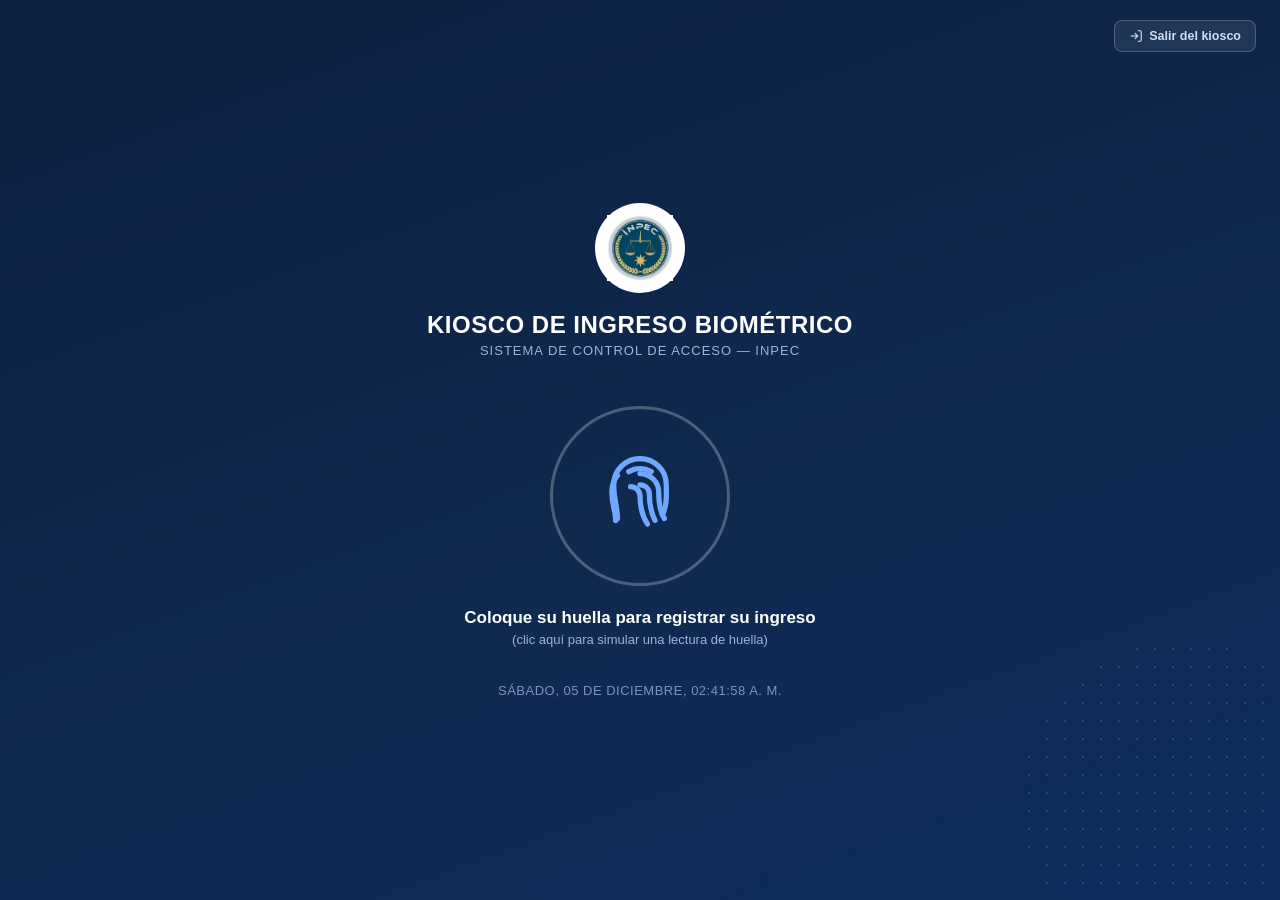
<file: kiosco.html>
<!DOCTYPE html>
<html lang="es">
<head>
<meta charset="UTF-8">
<meta name="viewport" content="width=device-width, initial-scale=1.0">
<title>Kiosco de Ingreso | BioAccess</title>
<link rel="stylesheet" href="css/styles.css">
<link rel="stylesheet" href="css/kiosco.css">
</head>
<body>

<div class="kiosco-wrapper">

  <a href="registro.html" class="kiosco-exit">
    <svg viewBox="0 0 24 24" fill="none" stroke="currentColor" stroke-width="2"><path d="M15 3h4a2 2 0 0 1 2 2v14a2 2 0 0 1-2 2h-4"/><polyline points="10 17 15 12 10 7"/><line x1="15" y1="12" x2="3" y2="12"/></svg>
    Salir del kiosco
  </a>

  <div class="kiosco-logo">
    <img src="assets/logo-inpec.png" alt="Logo INPEC">
  </div>

  <h1 class="kiosco-title">KIOSCO DE INGRESO BIOMÉTRICO</h1>
  <p class="kiosco-subtitle">SISTEMA DE CONTROL DE ACCESO — INPEC</p>

  <!-- ================= Estado 1: esperando huella ================= -->
  <button type="button" class="kiosco-scan-area" id="zonaEscaneo" onclick="simularEscaneo()">
    <div class="kiosco-fingerprint-circle">
      <svg viewBox="0 0 24 24" fill="none" stroke-width="1.4" stroke-linecap="round">
        <path d="M12 2a7 7 0 0 0-7 7c0 4 1 6 1 9"/>
        <path d="M12 2a7 7 0 0 1 7 7c0 3 .3 5-1 8"/>
        <path d="M9 5.5a6 6 0 0 1 6 0"/>
        <path d="M6 6.5C6 6.5 4.5 8 4.5 11c0 3.5 1 5 1 7.5"/>
        <path d="M12 6a5 5 0 0 1 5 5c0 3.5.5 5.5 1.5 7"/>
        <path d="M12 9a2.5 2.5 0 0 1 2.5 2.5c0 3 .5 5 1.5 7"/>
        <path d="M9.5 9.5A2.5 2.5 0 0 1 12 12c0 3.5.7 5.5 2 7.5"/>
      </svg>
    </div>
    <p class="kiosco-instruction">
      Coloque su huella para registrar su ingreso
      <span>(clic aquí para simular una lectura de huella)</span>
    </p>
  </button>

  <!-- ================= Estado 2: resultado ================= -->
  <div class="kiosco-result hidden" id="resultado">
    <div class="kiosco-result-icon" id="resultadoIcono">
      <svg viewBox="0 0 24 24" fill="none" stroke-width="2.2" stroke-linecap="round" stroke-linejoin="round" id="resultadoIconoSvg"></svg>
    </div>
    <p class="kiosco-result-name" id="resultadoNombre">—</p>
    <p class="kiosco-result-message" id="resultadoMensaje">—</p>

    <div class="kiosco-result-details">
      <div>
        <p class="label">Fecha</p>
        <p class="value" id="resultadoFecha">—</p>
      </div>
      <div>
        <p class="label">Hora de entrada</p>
        <p class="value" id="resultadoHora">—</p>
      </div>
    </div>

    <button type="button" class="kiosco-result-retry" onclick="reiniciarKiosco()">Registrar otro ingreso</button>
  </div>

  <p class="kiosco-clock" id="relojEnVivo">Cargando hora...</p>

</div>

<script>
  // Reloj en vivo, esquina inferior — solo referencia visual, no depende de nada externo
  function actualizarReloj() {
    const ahora = new Date();
    const opciones = { weekday: 'long', day: '2-digit', month: 'long', hour: '2-digit', minute: '2-digit', second: '2-digit' };
    document.getElementById('relojEnVivo').textContent =
      ahora.toLocaleDateString('es-CO', opciones).toUpperCase();
  }
  actualizarReloj();
  setInterval(actualizarReloj, 1000);

  // ------------------------------------------------------------------
  // DEMO: como todavía no está conectado a Python + MySQL, simulamos
  // 3 escenarios distintos cada vez que se hace clic, en este orden:
  // 1) Ingreso a tiempo (verde)  2) Ingreso tarde (rojo)  3) Huella no reconocida (rojo)
  // Cuando se conecte el backend, esta función se reemplaza por la
  // respuesta real del lector biométrico + la consulta a la base de datos.
  // ------------------------------------------------------------------
  const ejemplos = [
    { ok: true,  nombre: 'Juan Pablo Pérez',    hora: '06:58:12 a.m.', tarde: false },
    { ok: true,  nombre: 'Astrid Madrigal Torres', hora: '07:24:40 a.m.', tarde: true  },
    { ok: false, nombre: null,                   hora: null,            tarde: false }
  ];
  let indiceDemo = 0;

  function simularEscaneo() {
    const ejemplo = ejemplos[indiceDemo % ejemplos.length];
    indiceDemo++;

    document.getElementById('zonaEscaneo').classList.add('hidden');
    document.getElementById('resultado').classList.remove('hidden');

    const icono = document.getElementById('resultadoIcono');
    const iconoSvg = document.getElementById('resultadoIconoSvg');
    const nombre = document.getElementById('resultadoNombre');
    const mensaje = document.getElementById('resultadoMensaje');
    const fecha = document.getElementById('resultadoFecha');
    const hora = document.getElementById('resultadoHora');

    const hoy = new Date().toLocaleDateString('es-CO');

    if (!ejemplo.ok) {
      // Huella no reconocida
      icono.className = 'kiosco-result-icon error';
      iconoSvg.innerHTML = '<circle cx="12" cy="12" r="10"/><line x1="15" y1="9" x2="9" y2="15"/><line x1="9" y1="9" x2="15" y2="15"/>';
      nombre.textContent = 'Huella no reconocida';
      mensaje.className = 'kiosco-result-message error';
      mensaje.textContent = 'NO INGRESÓ — Vuelva a colocar su huella';
      fecha.textContent = hoy;
      hora.textContent = '—';
      hora.className = 'value';
    } else if (ejemplo.tarde) {
      // Ingreso permitido, pero tarde
      icono.className = 'kiosco-result-icon ok';
      iconoSvg.innerHTML = '<path d="M22 11.1V12a10 10 0 1 1-5.9-9.1"/><polyline points="22 4 12 14.01 9 11.01"/>';
      nombre.textContent = ejemplo.nombre;
      mensaje.className = 'kiosco-result-message ok';
      mensaje.textContent = 'INGRESÓ';
      fecha.textContent = hoy;
      hora.textContent = ejemplo.hora + ' (tarde)';
      hora.className = 'value tarde';
    } else {
      // Ingreso permitido, a tiempo
      icono.className = 'kiosco-result-icon ok';
      iconoSvg.innerHTML = '<path d="M22 11.1V12a10 10 0 1 1-5.9-9.1"/><polyline points="22 4 12 14.01 9 11.01"/>';
      nombre.textContent = ejemplo.nombre;
      mensaje.className = 'kiosco-result-message ok';
      mensaje.textContent = 'INGRESÓ';
      fecha.textContent = hoy;
      hora.textContent = ejemplo.hora;
      hora.className = 'value a-tiempo';
    }
  }

  function reiniciarKiosco() {
    document.getElementById('resultado').classList.add('hidden');
    document.getElementById('zonaEscaneo').classList.remove('hidden');
  }
</script>

</body>
</html>
</file>
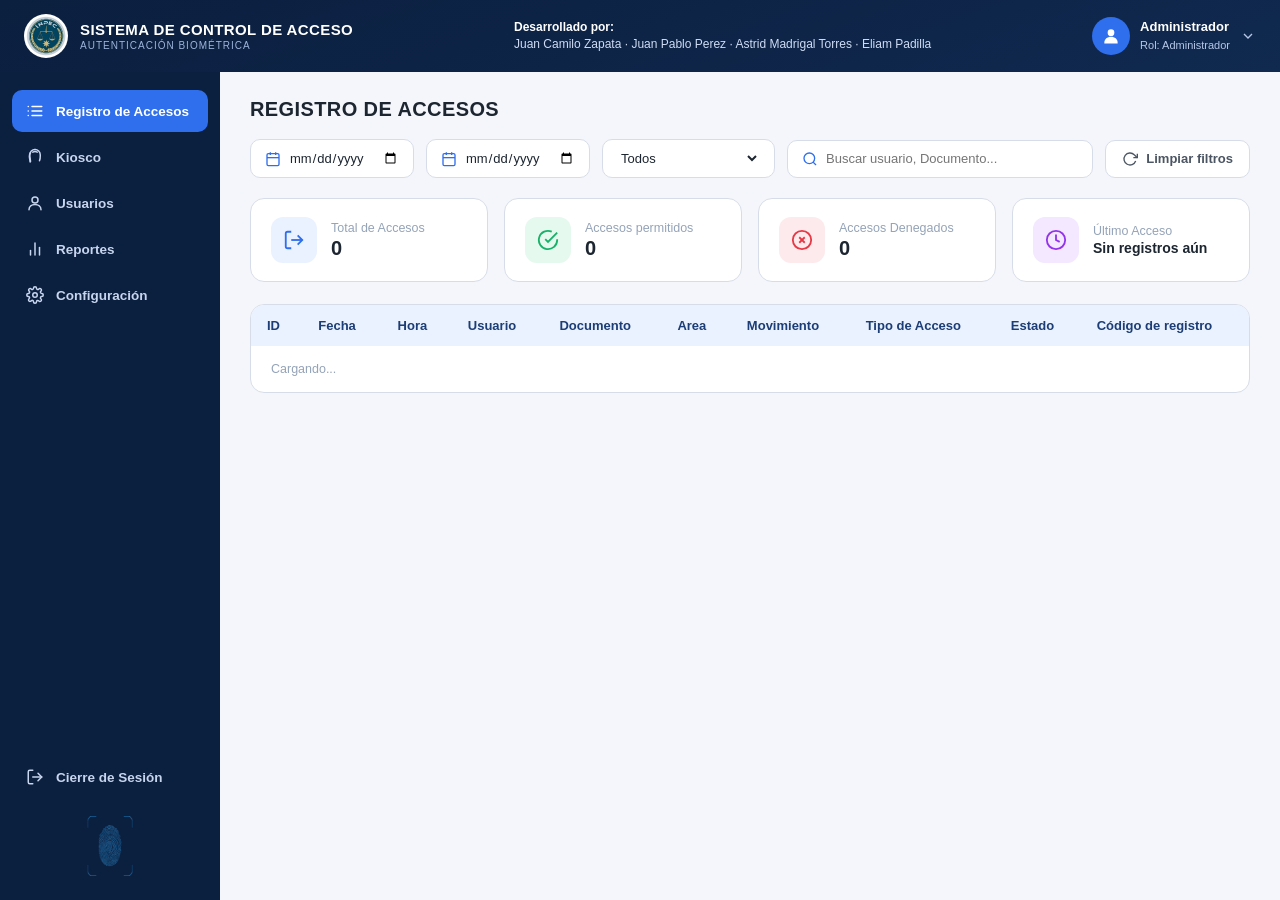
<file: registro.html>
<!DOCTYPE html>
<html lang="es">
<head>
<meta charset="UTF-8">
<meta name="viewport" content="width=device-width, initial-scale=1.0">
<title>Registro de Accesos | BioAccess</title>
<link rel="stylesheet" href="css/styles.css">
<link rel="stylesheet" href="css/app-shell.css">
<link rel="stylesheet" href="css/registro.css">
</head>
<body>

<div class="app">

  <!-- ================= Topbar ================= -->
  <header class="topbar">
    <div class="topbar-brand">
      <img class="logo-inpec" src="assets/logo-inpec.png" alt="Logo INPEC">
      <div class="topbar-brand-text">
        <h1>SISTEMA DE CONTROL DE ACCESO</h1>
        <p>AUTENTICACIÓN BIOMÉTRICA</p>
      </div>
    </div>

    <div class="topbar-devs">
      <strong>Desarrollado por:</strong>
      Juan Camilo Zapata · Juan Pablo Perez · Astrid Madrigal Torres · Eliam Padilla
    </div>

    <div class="topbar-profile">
      <div class="avatar">
        <svg viewBox="0 0 24 24" fill="currentColor">
          <circle cx="12" cy="8" r="4"/>
          <path d="M4 20c0-4.4 3.6-7 8-7s8 2.6 8 7v1H4v-1z"/>
        </svg>
      </div>
      <div class="who">
        <strong>Administrador</strong>
        <span>Rol: Administrador</span>
      </div>
      <svg class="chevron" viewBox="0 0 24 24" fill="none" stroke="currentColor" stroke-width="2"><path d="M6 9l6 6 6-6"/></svg>
    </div>
  </header>

  <div class="app-body">

    <!-- ================= Sidebar ================= -->
    <aside class="sidebar">
      <nav class="sidebar-nav">
        <a href="registro.html" class="sidebar-link active">
          <svg viewBox="0 0 24 24" fill="none" stroke-width="2" stroke-linecap="round" stroke-linejoin="round"><line x1="8" y1="6" x2="21" y2="6"/><line x1="8" y1="12" x2="21" y2="12"/><line x1="8" y1="18" x2="21" y2="18"/><line x1="3" y1="6" x2="3.01" y2="6"/><line x1="3" y1="12" x2="3.01" y2="12"/><line x1="3" y1="18" x2="3.01" y2="18"/></svg>
          Registro de Accesos
        </a>
        <a href="kiosco.html" class="sidebar-link">
          <svg viewBox="0 0 24 24" fill="none" stroke-width="2" stroke-linecap="round" stroke-linejoin="round"><path d="M12 2a7 7 0 0 0-7 7c0 4 1 6 1 9"/><path d="M12 2a7 7 0 0 1 7 7c0 3 .3 5-1 8"/><path d="M9 5.5a6 6 0 0 1 6 0"/><path d="M6 6.5C6 6.5 4.5 8 4.5 11c0 3.5 1 5 1 7.5"/></svg>
          Kiosco
        </a>
        <a href="usuarios.html" class="sidebar-link">
          <svg viewBox="0 0 24 24" fill="none" stroke-width="2" stroke-linecap="round" stroke-linejoin="round"><circle cx="12" cy="8" r="4"/><path d="M4 21c0-4.4 3.6-7 8-7s8 2.6 8 7"/></svg>
          Usuarios
        </a>
        <a href="reportes.html" class="sidebar-link">
          <svg viewBox="0 0 24 24" fill="none" stroke-width="2" stroke-linecap="round" stroke-linejoin="round"><line x1="18" y1="20" x2="18" y2="10"/><line x1="12" y1="20" x2="12" y2="4"/><line x1="6" y1="20" x2="6" y2="14"/></svg>
          Reportes
        </a>
        <a href="configuracion.html" class="sidebar-link">
          <svg viewBox="0 0 24 24" fill="none" stroke-width="2" stroke-linecap="round" stroke-linejoin="round"><circle cx="12" cy="12" r="3"/><path d="M19.4 15a1.7 1.7 0 0 0 .3 1.9l.1.1a2 2 0 1 1-2.8 2.8l-.1-.1a1.7 1.7 0 0 0-1.9-.3 1.7 1.7 0 0 0-1 1.5V21a2 2 0 1 1-4 0v-.1a1.7 1.7 0 0 0-1-1.6 1.7 1.7 0 0 0-1.9.3l-.1.1a2 2 0 1 1-2.8-2.8l.1-.1a1.7 1.7 0 0 0 .3-1.9 1.7 1.7 0 0 0-1.5-1H3a2 2 0 1 1 0-4h.1a1.7 1.7 0 0 0 1.6-1 1.7 1.7 0 0 0-.3-1.9l-.1-.1a2 2 0 1 1 2.8-2.8l.1.1a1.7 1.7 0 0 0 1.9.3H9a1.7 1.7 0 0 0 1-1.5V3a2 2 0 1 1 4 0v.1a1.7 1.7 0 0 0 1 1.5 1.7 1.7 0 0 0 1.9-.3l.1-.1a2 2 0 1 1 2.8 2.8l-.1.1a1.7 1.7 0 0 0-.3 1.9V9a1.7 1.7 0 0 0 1.5 1H21a2 2 0 1 1 0 4h-.1a1.7 1.7 0 0 0-1.5 1z"/></svg>
          Configuración
        </a>
      </nav>

      <div class="sidebar-spacer"></div>

      <nav class="sidebar-nav">
        <a href="index.html" class="sidebar-link">
          <svg viewBox="0 0 24 24" fill="none" stroke-width="2" stroke-linecap="round" stroke-linejoin="round"><path d="M9 21H5a2 2 0 0 1-2-2V5a2 2 0 0 1 2-2h4"/><polyline points="16 17 21 12 16 7"/><line x1="21" y1="12" x2="9" y2="12"/></svg>
          Cierre de Sesión
        </a>
      </nav>

      <div class="sidebar-fingerprint">
        <img src="assets/logo-huella.png" alt="Huella digital">
      </div>
    </aside>

    <!-- ================= Contenido ================= -->
    <main class="content">
      <h2 class="page-title">REGISTRO DE ACCESOS</h2>

      <!-- Filtros -->
            <div class="filters-bar">
        <label class="filter-input">
          <svg viewBox="0 0 24 24" fill="none" stroke="currentColor" stroke-width="2"><rect x="3" y="4" width="18" height="18" rx="2"/><line x1="16" y1="2" x2="16" y2="6"/><line x1="8" y1="2" x2="8" y2="6"/><line x1="3" y1="10" x2="21" y2="10"/></svg>
          <input type="date" id="filtroFechaDesde">
        </label>

        <label class="filter-input">
          <svg viewBox="0 0 24 24" fill="none" stroke="currentColor" stroke-width="2"><rect x="3" y="4" width="18" height="18" rx="2"/><line x1="16" y1="2" x2="16" y2="6"/><line x1="8" y1="2" x2="8" y2="6"/><line x1="3" y1="10" x2="21" y2="10"/></svg>
          <input type="date" id="filtroFechaHasta">
        </label>

        <label class="filter-input">
          <select id="filtroEstado">
            <option value="">Todos</option>
            <option value="PERMITIDO">Permitido</option>
            <option value="HUELLA NO RECONOCIDA">Huella no reconocida</option>
            <option value="NO_AUTORIZADO">No autorizado</option>
          </select>
        </label>

        <label class="filter-input filter-search">
          <svg viewBox="0 0 24 24" fill="none" stroke="currentColor" stroke-width="2"><circle cx="11" cy="11" r="8"/><line x1="21" y1="21" x2="16.65" y2="16.65"/></svg>
          <input type="text" id="filtroBusqueda" placeholder="Buscar usuario, Documento...">
        </label>

        <button class="btn-ghost" onclick="limpiarFiltrosRegistro()">
          <svg viewBox="0 0 24 24" fill="none" stroke="currentColor" stroke-width="2"><polyline points="23 4 23 10 17 10"/><path d="M20.5 15a9 9 0 1 1-2.1-9.4L23 10"/></svg>
          Limpiar filtros
        </button>

        
      </div>

      <!-- Tarjetas de totales -->
            <div class="stats-row">
        <div class="stat-card">
          <div class="stat-icon total">
            <svg viewBox="0 0 24 24" fill="none" stroke="currentColor" stroke-width="2"><path d="M9 21H5a2 2 0 0 1-2-2V5a2 2 0 0 1 2-2h4"/><polyline points="16 17 21 12 16 7"/><line x1="21" y1="12" x2="9" y2="12"/></svg>
          </div>
          <div class="stat-info">
            <p class="label">Total de Accesos</p>
            <p class="value" id="statTotalAccesos">0</p>
          </div>
        </div>

        <div class="stat-card">
          <div class="stat-icon permitidos">
            <svg viewBox="0 0 24 24" fill="none" stroke="currentColor" stroke-width="2"><path d="M22 11.1V12a10 10 0 1 1-5.9-9.1"/><polyline points="22 4 12 14.01 9 11.01"/></svg>
          </div>
          <div class="stat-info">
            <p class="label">Accesos permitidos</p>
            <p class="value" id="statPermitidos">0</p>
          </div>
        </div>

        <div class="stat-card">
          <div class="stat-icon denegados">
            <svg viewBox="0 0 24 24" fill="none" stroke="currentColor" stroke-width="2"><circle cx="12" cy="12" r="10"/><line x1="15" y1="9" x2="9" y2="15"/><line x1="9" y1="9" x2="15" y2="15"/></svg>
          </div>
          <div class="stat-info">
            <p class="label">Accesos Denegados</p>
            <p class="value" id="statDenegados">0</p>
          </div>
        </div>

        <div class="stat-card">
          <div class="stat-icon ultimo">
            <svg viewBox="0 0 24 24" fill="none" stroke="currentColor" stroke-width="2"><circle cx="12" cy="12" r="10"/><polyline points="12 6 12 12 16 14"/></svg>
          </div>
          <div class="stat-info">
            <p class="label">Último Acceso</p>
            <p class="value small" id="statUltimoAcceso">Sin registros aún</p>
          </div>
        </div>
      </div>
      <!-- Tabla -->
            <div class="table-card">
        <div class="table-wrap">
          <table class="data-table">
            <thead>
              <tr>
                <th>ID</th><th>Fecha</th><th>Hora</th><th>Usuario</th>
                <th>Documento</th><th>Area</th><th>Movimiento</th><th>Tipo de Acceso</th>
                <th>Estado</th><th>Código de registro</th>
              </tr>
            </thead>
            <tbody id="cuerpoTablaRegistros">
            </tbody>
          </table>
        </div>

        <div class="table-footer">
          <span class="showing" id="textoMostrandoRegistros">Cargando...</span>
          <div class="pagination" id="contenedorPaginacionRegistros"></div>
        </div>
      </div>
        

    </main>
  </div>
</div>

<script>
  // MÓDULO: Registro de Accesos
  const REGISTROS_POR_PAGINA = 10;
  let registrosCompletos = [];
  let paginaActualRegistros = 1;

  window.addEventListener('pywebviewready', cargarRegistrosAcceso);

  async function cargarRegistrosAcceso() {
    const filtros = {
      fecha_desde: document.getElementById('filtroFechaDesde').value,
      fecha_hasta: document.getElementById('filtroFechaHasta').value,
      estado: document.getElementById('filtroEstado').value,
      texto_busqueda: document.getElementById('filtroBusqueda').value.trim()
    };

    const resultado = await window.pywebview.api.listar_registros_acceso(filtros);
    const cuerpoTabla = document.getElementById('cuerpoTablaRegistros');

    if (!resultado.ok) {
      cuerpoTabla.innerHTML = `<tr><td colspan="9">Error al cargar: ${resultado.error}</td></tr>`;
      return;
    }

    registrosCompletos = resultado.datos;
    paginaActualRegistros = 1;
    actualizarEstadisticas(registrosCompletos);
    renderizarPaginaRegistros();
  }

  function actualizarEstadisticas(registros) {
    const total = registros.length;
    const permitidos = registros.filter(r => r.resultado === 'PERMITIDO').length;
    const denegados = registros.filter(r => r.resultado !== 'PERMITIDO').length;

    document.getElementById('statTotalAccesos').textContent = total;
    document.getElementById('statPermitidos').textContent = permitidos;
    document.getElementById('statDenegados').textContent = denegados;

    const elUltimo = document.getElementById('statUltimoAcceso');
    if (total === 0) {
      elUltimo.innerHTML = 'Sin registros aún';
    } else {
      // registros ya viene ordenado del más reciente al más antiguo
      const ultimo = registros[0];
      const nombreCompleto = ultimo.nombres ? `${ultimo.nombres} ${ultimo.apellidos}` : 'Desconocido';
      elUltimo.innerHTML = `${ultimo.fecha}, ${ultimo.hora}<br>${nombreCompleto}`;
    }
  }

  function renderizarPaginaRegistros() {
    const cuerpoTabla = document.getElementById('cuerpoTablaRegistros');
    const total = registrosCompletos.length;

    if (total === 0) {
      cuerpoTabla.innerHTML = '<tr><td colspan="9" style="text-align:center; color:#94a3b8; padding:20px;">No hay registros de acceso todavía</td></tr>';
      document.getElementById('textoMostrandoRegistros').textContent = 'Mostrando 0 de 0 registros';
      document.getElementById('contenedorPaginacionRegistros').innerHTML = '';
      return;
    }

    const inicio = (paginaActualRegistros - 1) * REGISTROS_POR_PAGINA;
    const fin = inicio + REGISTROS_POR_PAGINA;
    const registrosPagina = registrosCompletos.slice(inicio, fin);

    document.getElementById('textoMostrandoRegistros').textContent =
      `Mostrando ${inicio + 1} a ${Math.min(fin, total)} de ${total} registros`;

    cuerpoTabla.innerHTML = '';
    registrosPagina.forEach(r => {
      const nombreCompleto = r.nombres ? `${r.nombres} ${r.apellidos}` : 'Desconocido';
      function calcularClaseEstado(r) {
        if (r.resultado !== 'PERMITIDO') return 'denegado';
        if (r.puntualidad === 'TARDE') return 'denegado';       // rojo, aunque sea PERMITIDO
        if (r.puntualidad === 'FUERA_DE_TURNO') return 'fuera-turno'; // naranja, clase nueva
        return 'permitido'; // A_TIEMPO o JUSTIFICADO, verde
      }
      const estadoClase = calcularClaseEstado(r);

      const fila = document.createElement('tr');
      fila.innerHTML = `
        <td>${r.id_registro}</td>
        <td>${r.fecha}</td>
        <td>${r.hora}</td>
        <td>${nombreCompleto}</td>
        <td>${r.id_funcionario ?? '-'}</td>
        <td>${r.nombre_area ?? '-'}</td>
        <td>${r.tipo_acceso}</td>
        <td>${r.modo_registro === 'MANUAL' ? 'Manual' : 'Huella Digital'}</td>
        <td><span class="badge ${estadoClase}">${r.estado_visible}</span></td>
        <td>${r.codigo_registro}</td>
      `;
      cuerpoTabla.appendChild(fila);
    });

    renderizarControlesPaginacionRegistros(total);
  }

  function renderizarControlesPaginacionRegistros(total) {
    const contenedor = document.getElementById('contenedorPaginacionRegistros');
    const totalPaginas = Math.ceil(total / REGISTROS_POR_PAGINA);

    if (totalPaginas <= 1) { contenedor.innerHTML = ''; return; }

    let html = `<button ${paginaActualRegistros === 1 ? 'disabled' : ''} onclick="irAPaginaRegistros(${paginaActualRegistros - 1})">«</button>`;

    for (let i = 1; i <= totalPaginas; i++) {
      const cercaDeActual = Math.abs(i - paginaActualRegistros) <= 1;
      const esExtremo = i === 1 || i === totalPaginas;
      if (cercaDeActual || esExtremo) {
        html += `<button class="${i === paginaActualRegistros ? 'active' : ''}" onclick="irAPaginaRegistros(${i})">${i}</button>`;
      } else if (i === 2 || i === totalPaginas - 1) {
        html += `<span class="dots">...</span>`;
      }
    }

    html += `<button ${paginaActualRegistros === totalPaginas ? 'disabled' : ''} onclick="irAPaginaRegistros(${paginaActualRegistros + 1})">»</button>`;
    contenedor.innerHTML = html;
  }

  function irAPaginaRegistros(numero) {
    paginaActualRegistros = numero;
    renderizarPaginaRegistros();
  }

  function limpiarFiltrosRegistro() {
    document.getElementById('filtroFechaDesde').value = '';
    document.getElementById('filtroFechaHasta').value = '';
    document.getElementById('filtroEstado').value = '';
    document.getElementById('filtroBusqueda').value = '';
    cargarRegistrosAcceso();
  }

  

  // Recarga automática al cambiar fecha o estado
  document.getElementById('filtroFechaDesde').addEventListener('change', cargarRegistrosAcceso);
  document.getElementById('filtroFechaHasta').addEventListener('change', cargarRegistrosAcceso);
  document.getElementById('filtroEstado').addEventListener('change', cargarRegistrosAcceso);

  // Búsqueda con debounce (espera 300ms sin escribir antes de consultar)
  let temporizadorBusquedaRegistros;
  document.getElementById('filtroBusqueda').addEventListener('input', () => {
    clearTimeout(temporizadorBusquedaRegistros);
    temporizadorBusquedaRegistros = setTimeout(cargarRegistrosAcceso, 300);
  });
</script>
</body>
</html>
</file>
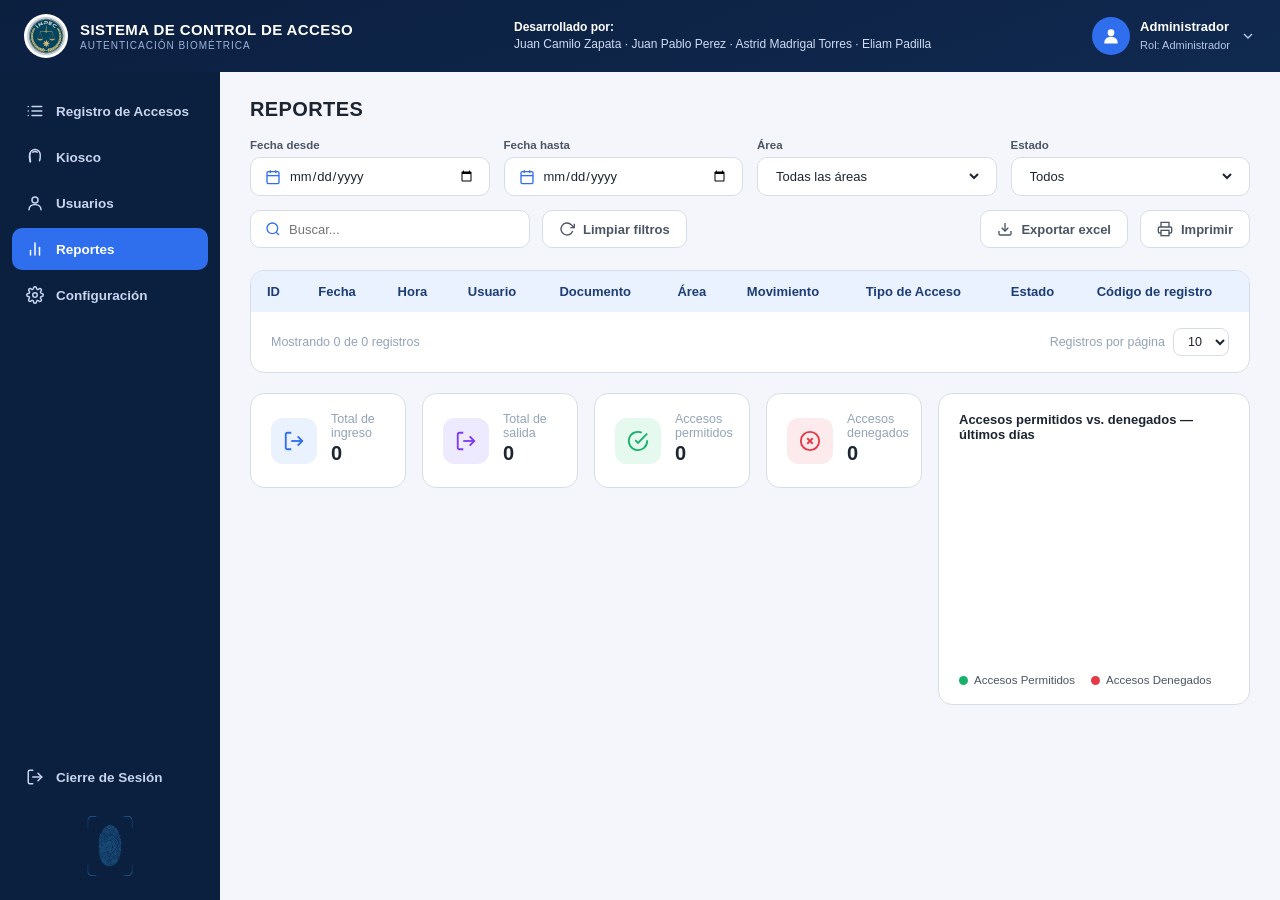
<file: reportes.html>
<!DOCTYPE html>
<html lang="es">
<head>
<meta charset="UTF-8">
<meta name="viewport" content="width=device-width, initial-scale=1.0">
<title>Reportes | BioAccess</title>
<link rel="stylesheet" href="css/styles.css">
<link rel="stylesheet" href="css/app-shell.css">
<link rel="stylesheet" href="css/registro.css">
<link rel="stylesheet" href="css/reportes.css">
<style media="print">
  @page { size: landscape; margin: 12mm; }
  .topbar, .sidebar, .filters-grid, .filters-actions, .table-footer,
  .btn-ghost, .btn-filtrar { display: none !important; }
  .app-body, .content { padding: 0 !important; width: 100% !important; }
  .table-card, .chart-card, .stat-card { box-shadow: none !important; border: 1px solid #ccc !important; }
  .data-table { font-size: 11px; }
  .reportes-bottom { grid-template-columns: repeat(4, 1fr) !important; }
  .chart-card { grid-column: span 4 !important; margin-top: 10px; }
</style>
</head>
<body>

<div class="app">

  <!-- ================= Topbar ================= -->
  <header class="topbar">
    <div class="topbar-brand">
      <img class="logo-inpec" src="assets/logo-inpec.png" alt="Logo INPEC">
      <div class="topbar-brand-text">
        <h1>SISTEMA DE CONTROL DE ACCESO</h1>
        <p>AUTENTICACIÓN BIOMÉTRICA</p>
      </div>
    </div>

    <div class="topbar-devs">
      <strong>Desarrollado por:</strong>
      Juan Camilo Zapata · Juan Pablo Perez · Astrid Madrigal Torres · Eliam Padilla
    </div>

    <div class="topbar-profile">
      <div class="avatar">
        <svg viewBox="0 0 24 24" fill="currentColor">
          <circle cx="12" cy="8" r="4"/>
          <path d="M4 20c0-4.4 3.6-7 8-7s8 2.6 8 7v1H4v-1z"/>
        </svg>
      </div>
      <div class="who">
        <strong>Administrador</strong>
        <span>Rol: Administrador</span>
      </div>
      <svg class="chevron" viewBox="0 0 24 24" fill="none" stroke="currentColor" stroke-width="2"><path d="M6 9l6 6 6-6"/></svg>
    </div>
  </header>

  <div class="app-body">

    <!-- ================= Sidebar ================= -->
    <aside class="sidebar">
      <nav class="sidebar-nav">
        <a href="registro.html" class="sidebar-link">
          <svg viewBox="0 0 24 24" fill="none" stroke-width="2" stroke-linecap="round" stroke-linejoin="round"><line x1="8" y1="6" x2="21" y2="6"/><line x1="8" y1="12" x2="21" y2="12"/><line x1="8" y1="18" x2="21" y2="18"/><line x1="3" y1="6" x2="3.01" y2="6"/><line x1="3" y1="12" x2="3.01" y2="12"/><line x1="3" y1="18" x2="3.01" y2="18"/></svg>
          Registro de Accesos
        </a>
        <a href="kiosco.html" class="sidebar-link">
          <svg viewBox="0 0 24 24" fill="none" stroke-width="2" stroke-linecap="round" stroke-linejoin="round"><path d="M12 2a7 7 0 0 0-7 7c0 4 1 6 1 9"/><path d="M12 2a7 7 0 0 1 7 7c0 3 .3 5-1 8"/><path d="M9 5.5a6 6 0 0 1 6 0"/><path d="M6 6.5C6 6.5 4.5 8 4.5 11c0 3.5 1 5 1 7.5"/></svg>
          Kiosco
        </a>
        <a href="usuarios.html" class="sidebar-link">
          <svg viewBox="0 0 24 24" fill="none" stroke-width="2" stroke-linecap="round" stroke-linejoin="round"><circle cx="12" cy="8" r="4"/><path d="M4 21c0-4.4 3.6-7 8-7s8 2.6 8 7"/></svg>
          Usuarios
        </a>
        <a href="reportes.html" class="sidebar-link active">
          <svg viewBox="0 0 24 24" fill="none" stroke-width="2" stroke-linecap="round" stroke-linejoin="round"><line x1="18" y1="20" x2="18" y2="10"/><line x1="12" y1="20" x2="12" y2="4"/><line x1="6" y1="20" x2="6" y2="14"/></svg>
          Reportes
        </a>
        <a href="configuracion.html" class="sidebar-link">
          <svg viewBox="0 0 24 24" fill="none" stroke-width="2" stroke-linecap="round" stroke-linejoin="round"><circle cx="12" cy="12" r="3"/><path d="M19.4 15a1.7 1.7 0 0 0 .3 1.9l.1.1a2 2 0 1 1-2.8 2.8l-.1-.1a1.7 1.7 0 0 0-1.9-.3 1.7 1.7 0 0 0-1 1.5V21a2 2 0 1 1-4 0v-.1a1.7 1.7 0 0 0-1-1.6 1.7 1.7 0 0 0-1.9.3l-.1.1a2 2 0 1 1-2.8-2.8l.1-.1a1.7 1.7 0 0 0 .3-1.9 1.7 1.7 0 0 0-1.5-1H3a2 2 0 1 1 0-4h.1a1.7 1.7 0 0 0 1.6-1 1.7 1.7 0 0 0-.3-1.9l-.1-.1a2 2 0 1 1 2.8-2.8l.1.1a1.7 1.7 0 0 0 1.9.3H9a1.7 1.7 0 0 0 1-1.5V3a2 2 0 1 1 4 0v.1a1.7 1.7 0 0 0 1 1.5 1.7 1.7 0 0 0 1.9-.3l.1-.1a2 2 0 1 1 2.8 2.8l-.1.1a1.7 1.7 0 0 0-.3 1.9V9a1.7 1.7 0 0 0 1.5 1H21a2 2 0 1 1 0 4h-.1a1.7 1.7 0 0 0-1.5 1z"/></svg>
          Configuración
        </a>
      </nav>

      <div class="sidebar-spacer"></div>

      <nav class="sidebar-nav">
        <a href="index.html" class="sidebar-link">
          <svg viewBox="0 0 24 24" fill="none" stroke-width="2" stroke-linecap="round" stroke-linejoin="round"><path d="M9 21H5a2 2 0 0 1-2-2V5a2 2 0 0 1 2-2h4"/><polyline points="16 17 21 12 16 7"/><line x1="21" y1="12" x2="9" y2="12"/></svg>
          Cierre de Sesión
        </a>
      </nav>

      <div class="sidebar-fingerprint">
        <img src="assets/logo-huella.png" alt="Huella digital">
      </div>
    </aside>

    <!-- ================= Contenido ================= -->
    <main class="content">
      <h2 class="page-title">REPORTES</h2>

      <!-- Filtros con etiqueta -->
      <div class="filters-grid">
        <div class="filter-group">
          <label class="group-label">Fecha desde</label>
          <label class="filter-input">
            <svg viewBox="0 0 24 24" fill="none" stroke="currentColor" stroke-width="2"><rect x="3" y="4" width="18" height="18" rx="2"/><line x1="16" y1="2" x2="16" y2="6"/><line x1="8" y1="2" x2="8" y2="6"/><line x1="3" y1="10" x2="21" y2="10"/></svg>
            <input type="date" id="filtroFechaDesde">
          </label>
        </div>

        <div class="filter-group">
          <label class="group-label">Fecha hasta</label>
          <label class="filter-input">
            <svg viewBox="0 0 24 24" fill="none" stroke="currentColor" stroke-width="2"><rect x="3" y="4" width="18" height="18" rx="2"/><line x1="16" y1="2" x2="16" y2="6"/><line x1="8" y1="2" x2="8" y2="6"/><line x1="3" y1="10" x2="21" y2="10"/></svg>
            <input type="date" id="filtroFechaHasta">
          </label>
        </div>

        <div class="filter-group">
          <label class="group-label">Área</label>
          <label class="filter-input">
            <select id="filtroArea">
              <option value="">Todas las áreas</option>
            </select>
          </label>
        </div>

        <div class="filter-group">
          <label class="group-label">Estado</label>
          <label class="filter-input">
            <select id="filtroEstado">
              <option value="">Todos</option>
              <option value="PERMITIDO">Permitido</option>
              <option value="HUELLA NO RECONOCIDA">Huella no reconocida</option>
              <option value="NO_AUTORIZADO">No autorizado</option>
            </select>
          </label>
        </div>
      </div>

      <div class="filters-actions">
        <label class="filter-input filter-search" style="max-width:280px;">
          <svg viewBox="0 0 24 24" fill="none" stroke="currentColor" stroke-width="2"><circle cx="11" cy="11" r="8"/><line x1="21" y1="21" x2="16.65" y2="16.65"/></svg>
          <input type="text" id="filtroBusqueda" placeholder="Buscar...">
        </label>

        

        <button class="btn-ghost" onclick="limpiarFiltrosReportes()">
          <svg viewBox="0 0 24 24" fill="none" stroke="currentColor" stroke-width="2"><polyline points="23 4 23 10 17 10"/><path d="M20.5 15a9 9 0 1 1-2.1-9.4L23 10"/></svg>
          Limpiar filtros
        </button>

        <div class="spacer"></div>

                <button class="btn-ghost" onclick="exportarExcelReportes()">
          <svg viewBox="0 0 24 24" fill="none" stroke="currentColor" stroke-width="2"><path d="M21 15v4a2 2 0 0 1-2 2H5a2 2 0 0 1-2-2v-4"/><polyline points="7 10 12 15 17 10"/><line x1="12" y1="15" x2="12" y2="3"/></svg>
          Exportar excel
        </button>

        <button class="btn-ghost" onclick="imprimirReportes()">
          <svg viewBox="0 0 24 24" fill="none" stroke="currentColor" stroke-width="2"><polyline points="6 9 6 2 18 2 18 9"/><path d="M6 18H4a2 2 0 0 1-2-2v-5a2 2 0 0 1 2-2h16a2 2 0 0 1 2 2v5a2 2 0 0 1-2 2h-2"/><rect x="6" y="14" width="12" height="8"/></svg>
          Imprimir
        </button>
      </div>

      <!-- Tabla -->
      <div class="table-card">
        <div class="table-wrap">
          <table class="data-table">
            <thead>
              <tr>
                <th>ID</th>
                <th>Fecha</th>
                <th>Hora</th>
                <th>Usuario</th>
                <th>Documento</th>
                <th>Área</th>
                <th>Movimiento</th>
                <th>Tipo de Acceso</th>
                <th>Estado</th>
                <th>Código de registro</th>
              </tr>
            </thead>
            <tbody id="cuerpoTablaReportes">
            </tbody>
          </table>
        </div>

        <div class="table-footer reportes-footer">
          <span class="showing" id="textoMostrandoReportes">Mostrando 0 de 0 registros</span>
          <div class="pagination" id="contenedorPaginacionReportes"></div>
          <div class="per-page">
            Registros por página
            <select id="selectorPorPaginaReportes">
              <option value="10">10</option>
              <option value="25">25</option>
              <option value="50">50</option>
            </select>
          </div>
        </div>
      </div>

      <!-- Estadísticas + gráfica -->
      <div class="reportes-bottom">

        <div class="stat-card">
          <div class="stat-icon ingreso">
            <svg viewBox="0 0 24 24" fill="none" stroke="currentColor" stroke-width="2"><path d="M9 21H5a2 2 0 0 1-2-2V5a2 2 0 0 1 2-2h4"/><polyline points="16 17 21 12 16 7"/><line x1="21" y1="12" x2="9" y2="12"/></svg>
          </div>
          <div class="stat-info">
            <p class="label">Total de ingreso</p>
            <p class="value" id="statTotalIngreso">0</p>
            <p class="delta" id="statDeltaIngreso"></p>
          </div>
        </div>

        <div class="stat-card">
          <div class="stat-icon salida">
            <svg viewBox="0 0 24 24" fill="none" stroke="currentColor" stroke-width="2"><path d="M9 21H5a2 2 0 0 1-2-2V5a2 2 0 0 1 2-2h4"/><polyline points="16 7 21 12 16 17"/><line x1="21" y1="12" x2="9" y2="12"/></svg>
          </div>
          <div class="stat-info">
            <p class="label">Total de salida</p>
            <p class="value" id="statTotalSalida">0</p>
            <p class="delta" id="statDeltaSalida"></p>
          </div>
        </div>

        <div class="stat-card">
          <div class="stat-icon permitidos">
            <svg viewBox="0 0 24 24" fill="none" stroke="currentColor" stroke-width="2"><path d="M22 11.1V12a10 10 0 1 1-5.9-9.1"/><polyline points="22 4 12 14.01 9 11.01"/></svg>
          </div>
          <div class="stat-info">
            <p class="label">Accesos permitidos</p>
            <p class="value" id="statPermitidosReportes">0</p>
            <p class="delta" id="statDeltaPermitidos"></p>
          </div>
        </div>

        <div class="stat-card">
          <div class="stat-icon denegados">
            <svg viewBox="0 0 24 24" fill="none" stroke="currentColor" stroke-width="2"><circle cx="12" cy="12" r="10"/><line x1="15" y1="9" x2="9" y2="15"/><line x1="9" y1="9" x2="15" y2="15"/></svg>
          </div>
          <div class="stat-info">
            <p class="label">Accesos denegados</p>
            <p class="value" id="statDenegadosReportes">0</p>
            <p class="delta" id="statDeltaDenegados"></p>
          </div>
        </div>

        <div class="chart-card">
          <h4>Accesos permitidos vs. denegados — últimos días</h4>
          <div class="chart-wrap">
            <canvas id="graficaAccesos"></canvas>
          </div>
          <div class="chart-legend">
            <span><i class="dot verde"></i> Accesos Permitidos</span>
            <span><i class="dot roja"></i> Accesos Denegados</span>
          </div>
        </div>

      </div>

    </main>
  </div>
</div>

<script src="assets/js/chart.umd.js"></script>
<script>
  // MÓDULO: Reportes
  let registrosPorPaginaReportes = 10;
  let reportesCompletos = [];
  let paginaActualReportes = 1;
  let graficaReportes = null;

  window.addEventListener('pywebviewready', () => {
    inicializarGraficaReportes();
    cargarFiltroAreas();
    cargarReportes();
  });

  async function cargarFiltroAreas() {
    const select = document.getElementById('filtroArea');
    const resultado = await window.pywebview.api.listar_areas();
    if (!resultado.ok) return;
    resultado.datos.forEach(a => {
      const opcion = document.createElement('option');
      opcion.value = a.nombre_area;
      opcion.textContent = a.nombre_area;
      select.appendChild(opcion);
    });
  }

  function obtenerFiltrosReportes() {
    return {
      fecha_desde: document.getElementById('filtroFechaDesde').value,
      fecha_hasta: document.getElementById('filtroFechaHasta').value,
      estado: document.getElementById('filtroEstado').value,
      area: document.getElementById('filtroArea').value,
      texto_busqueda: document.getElementById('filtroBusqueda').value.trim()
    };
  }

  async function cargarReportes() {
    const filtros = obtenerFiltrosReportes();

    const [resultadoTabla, resultadoStats, resultadoTendencia] = await Promise.all([
      window.pywebview.api.listar_registros_acceso(filtros),
      window.pywebview.api.obtener_estadisticas_reportes(filtros),
      window.pywebview.api.obtener_tendencia_reportes(filtros)
    ]);

    const cuerpoTabla = document.getElementById('cuerpoTablaReportes');

    if (!resultadoTabla.ok) {
      cuerpoTabla.innerHTML = `<tr><td colspan="9">Error al cargar: ${resultadoTabla.error}</td></tr>`;
      return;
    }

    reportesCompletos = resultadoTabla.datos;
    paginaActualReportes = 1;
    renderizarPaginaReportes();

    if (resultadoStats.ok) actualizarTarjetasReportes(resultadoStats.datos);
    if (resultadoTendencia.ok) actualizarGraficaReportes(resultadoTendencia.datos);
  }

  function renderizarPaginaReportes() {
    const cuerpoTabla = document.getElementById('cuerpoTablaReportes');
    const total = reportesCompletos.length;

    if (total === 0) {
      cuerpoTabla.innerHTML = '<tr><td colspan="9" style="text-align:center; color:#94a3b8; padding:20px;">No hay registros de acceso para estos filtros</td></tr>';
      document.getElementById('textoMostrandoReportes').textContent = 'Mostrando 0 de 0 registros';
      document.getElementById('contenedorPaginacionReportes').innerHTML = '';
      return;
    }

    const inicio = (paginaActualReportes - 1) * registrosPorPaginaReportes;
    const fin = inicio + registrosPorPaginaReportes;
    const registrosPagina = reportesCompletos.slice(inicio, fin);

    document.getElementById('textoMostrandoReportes').textContent =
      `Mostrando ${inicio + 1} a ${Math.min(fin, total)} de ${total} registros`;

    cuerpoTabla.innerHTML = '';
    registrosPagina.forEach(r => {
      const nombreCompleto = r.nombres ? `${r.nombres} ${r.apellidos}` : 'Desconocido';
      function calcularClaseEstado(r) {
        if (r.resultado !== 'PERMITIDO') return 'denegado';
        if (r.puntualidad === 'TARDE') return 'denegado';       // rojo, aunque sea PERMITIDO
        if (r.puntualidad === 'FUERA_DE_TURNO') return 'fuera-turno'; // naranja, clase nueva
        return 'permitido'; // A_TIEMPO o JUSTIFICADO, verde
      }
      const estadoClase = calcularClaseEstado(r);

      const fila = document.createElement('tr');
      fila.innerHTML = `
        <td>${r.id_registro}</td>
        <td>${r.fecha}</td>
        <td>${r.hora}</td>
        <td>${nombreCompleto}</td>
        <td>${r.id_funcionario ?? '-'}</td>
        <td>${r.nombre_area ?? '-'}</td>
        <td>${r.tipo_acceso}</td>
        <td>${r.modo_registro === 'MANUAL' ? 'Manual' : 'Huella Digital'}</td>
        <td><span class="badge ${estadoClase}">${r.estado_visible}</span></td>
        <td>${r.codigo_registro}</td>
      `;
      cuerpoTabla.appendChild(fila);
    });

    renderizarControlesPaginacionReportes(total);
  }

  function renderizarControlesPaginacionReportes(total) {
    const contenedor = document.getElementById('contenedorPaginacionReportes');
    const totalPaginas = Math.ceil(total / registrosPorPaginaReportes);

    if (totalPaginas <= 1) { contenedor.innerHTML = ''; return; }

    let html = `<button ${paginaActualReportes === 1 ? 'disabled' : ''} onclick="irAPaginaReportes(${paginaActualReportes - 1})">«</button>`;

    for (let i = 1; i <= totalPaginas; i++) {
      const cercaDeActual = Math.abs(i - paginaActualReportes) <= 1;
      const esExtremo = i === 1 || i === totalPaginas;
      if (cercaDeActual || esExtremo) {
        html += `<button class="${i === paginaActualReportes ? 'active' : ''}" onclick="irAPaginaReportes(${i})">${i}</button>`;
      } else if (i === 2 || i === totalPaginas - 1) {
        html += `<span class="dots">...</span>`;
      }
    }

    html += `<button ${paginaActualReportes === totalPaginas ? 'disabled' : ''} onclick="irAPaginaReportes(${paginaActualReportes + 1})">»</button>`;
    contenedor.innerHTML = html;
  }

  function irAPaginaReportes(numero) {
    paginaActualReportes = numero;
    renderizarPaginaReportes();
  }

  function cambiarRegistrosPorPagina() {
    registrosPorPaginaReportes = parseInt(document.getElementById('selectorPorPaginaReportes').value, 10);
    paginaActualReportes = 1;
    renderizarPaginaReportes();
  }

  function limpiarFiltrosReportes() {
    document.getElementById('filtroFechaDesde').value = '';
    document.getElementById('filtroFechaHasta').value = '';
    document.getElementById('filtroEstado').value = '';
    document.getElementById('filtroArea').value = '';
    document.getElementById('filtroBusqueda').value = '';
    cargarReportes();
  }

  function formatearDelta(valor) {
    if (valor === null || valor === undefined) return 'Sin periodo anterior para comparar';
    const signo = valor >= 0 ? '↑' : '↓';
    const clase = valor >= 0 ? 'positiva' : 'negativa';
    return `<span class="delta ${clase}">${signo} ${Math.abs(valor)}% vs periodo anterior</span>`;
  }

  function actualizarTarjetasReportes(stats) {
    document.getElementById('statTotalIngreso').textContent = stats.total_ingreso;
    document.getElementById('statDeltaIngreso').innerHTML = formatearDelta(stats.delta_ingreso);

    document.getElementById('statTotalSalida').textContent = stats.total_salida;
    document.getElementById('statDeltaSalida').innerHTML = formatearDelta(stats.delta_salida);

    document.getElementById('statPermitidosReportes').textContent = stats.permitidos;
    document.getElementById('statDeltaPermitidos').innerHTML = formatearDelta(stats.delta_permitidos);

    document.getElementById('statDenegadosReportes').textContent = stats.denegados;
    document.getElementById('statDeltaDenegados').innerHTML = formatearDelta(stats.delta_denegados);
  }

  function inicializarGraficaReportes() {
    const ctx = document.getElementById('graficaAccesos');
    graficaReportes = new Chart(ctx, {
      type: 'bar',
      data: {
        labels: [],
        datasets: [
          { label: 'Accesos Permitidos', data: [], backgroundColor: '#10b981', borderRadius: 3, barPercentage: 0.5, categoryPercentage: 0.6 },
          { label: 'Accesos Denegados', data: [], backgroundColor: '#ef4444', borderRadius: 3, barPercentage: 0.5, categoryPercentage: 0.6 }
        ]
      },
      options: {
        responsive: true,
        maintainAspectRatio: false,
        plugins: { legend: { display: false } },
        scales: {
          y: { beginAtZero: true, ticks: { stepSize: 5, color: '#64748b', font: { size: 10 } }, grid: { color: '#f1f5f9' } },
          x: { ticks: { color: '#64748b', font: { size: 10 } }, grid: { display: false } }
        }
      }
    });
  }

  function actualizarGraficaReportes(tendencia) {
    graficaReportes.data.labels = tendencia.map(f => f.fecha);
    graficaReportes.data.datasets[0].data = tendencia.map(f => f.permitidos);
    graficaReportes.data.datasets[1].data = tendencia.map(f => f.denegados);
    graficaReportes.update();
  }

    async function exportarExcelReportes() {
    const filtros = obtenerFiltrosReportes();
    const resultado = await window.pywebview.api.exportar_reportes_excel(filtros);

    if (resultado.cancelado) return; // el usuario cerró el diálogo sin elegir ruta

    if (!resultado.ok) {
      alert('Error al exportar: ' + resultado.error);
      return;
    }

    alert(resultado.mensaje);
  }

  function imprimirReportes() {
    window.print();
  }

  // Recarga automática al cambiar fecha, rol o estado
  document.getElementById('filtroFechaDesde').addEventListener('change', cargarReportes);
  document.getElementById('filtroFechaHasta').addEventListener('change', cargarReportes);
  document.getElementById('filtroEstado').addEventListener('change', cargarReportes);
  document.getElementById('filtroArea').addEventListener('change', cargarReportes);
  document.getElementById('selectorPorPaginaReportes').addEventListener('change', cambiarRegistrosPorPagina);

  // Búsqueda con debounce (espera 300ms sin escribir antes de consultar)
  let temporizadorBusquedaReportes;
  document.getElementById('filtroBusqueda').addEventListener('input', () => {
    clearTimeout(temporizadorBusquedaReportes);
    temporizadorBusquedaReportes = setTimeout(cargarReportes, 300);
  });
</script>

</body>
</html>
</file>
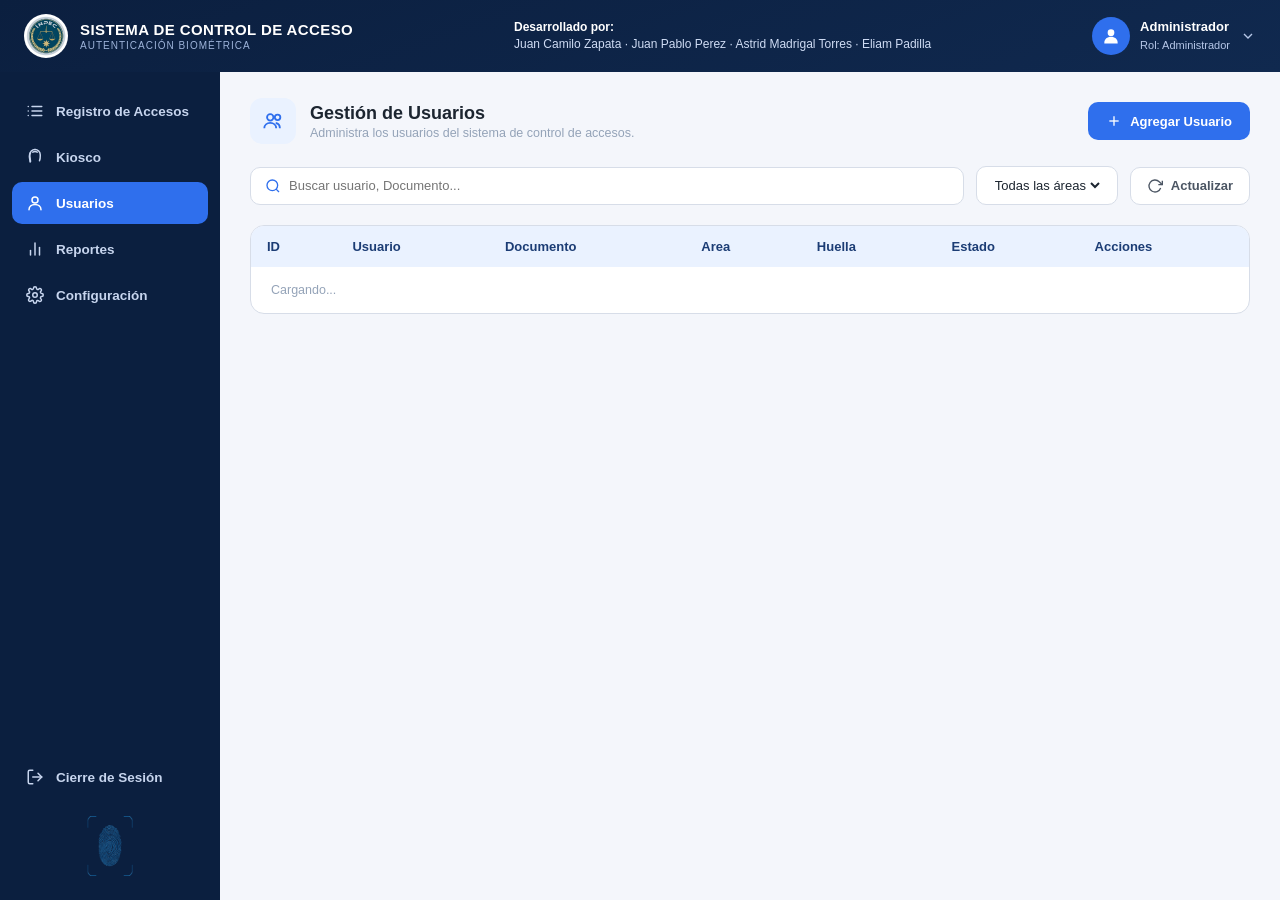
<file: usuarios.html>
<!DOCTYPE html>
<html lang="es">
<head>
<meta charset="UTF-8">
<meta name="viewport" content="width=device-width, initial-scale=1.0">
<title>Usuarios | BioAccess</title>
<link rel="stylesheet" href="css/styles.css">
<link rel="stylesheet" href="css/app-shell.css">
<link rel="stylesheet" href="css/registro.css">
<link rel="stylesheet" href="css/usuarios.css">
</head>
<body>

<div class="app">

  <!-- ================= Topbar ================= -->
  <header class="topbar">
    <div class="topbar-brand">
      <img class="logo-inpec" src="assets/logo-inpec.png" alt="Logo INPEC">
      <div class="topbar-brand-text">
        <h1>SISTEMA DE CONTROL DE ACCESO</h1>
        <p>AUTENTICACIÓN BIOMÉTRICA</p>
      </div>
    </div>

    <div class="topbar-devs">
      <strong>Desarrollado por:</strong>
      Juan Camilo Zapata · Juan Pablo Perez · Astrid Madrigal Torres · Eliam Padilla
    </div>

    <div class="topbar-profile">
      <div class="avatar">
        <svg viewBox="0 0 24 24" fill="currentColor">
          <circle cx="12" cy="8" r="4"/>
          <path d="M4 20c0-4.4 3.6-7 8-7s8 2.6 8 7v1H4v-1z"/>
        </svg>
      </div>
      <div class="who">
        <strong>Administrador</strong>
        <span>Rol: Administrador</span>
      </div>
      <svg class="chevron" viewBox="0 0 24 24" fill="none" stroke="currentColor" stroke-width="2"><path d="M6 9l6 6 6-6"/></svg>
    </div>
  </header>

  <div class="app-body">

    <!-- ================= Sidebar ================= -->
    <aside class="sidebar">
      <nav class="sidebar-nav">
        <a href="registro.html" class="sidebar-link">
          <svg viewBox="0 0 24 24" fill="none" stroke-width="2" stroke-linecap="round" stroke-linejoin="round"><line x1="8" y1="6" x2="21" y2="6"/><line x1="8" y1="12" x2="21" y2="12"/><line x1="8" y1="18" x2="21" y2="18"/><line x1="3" y1="6" x2="3.01" y2="6"/><line x1="3" y1="12" x2="3.01" y2="12"/><line x1="3" y1="18" x2="3.01" y2="18"/></svg>
          Registro de Accesos
        </a>
        <a href="kiosco.html" class="sidebar-link">
          <svg viewBox="0 0 24 24" fill="none" stroke-width="2" stroke-linecap="round" stroke-linejoin="round"><path d="M12 2a7 7 0 0 0-7 7c0 4 1 6 1 9"/><path d="M12 2a7 7 0 0 1 7 7c0 3 .3 5-1 8"/><path d="M9 5.5a6 6 0 0 1 6 0"/><path d="M6 6.5C6 6.5 4.5 8 4.5 11c0 3.5 1 5 1 7.5"/></svg>
          Kiosco
        </a>
        <a href="usuarios.html" class="sidebar-link active">
          <svg viewBox="0 0 24 24" fill="none" stroke-width="2" stroke-linecap="round" stroke-linejoin="round"><circle cx="12" cy="8" r="4"/><path d="M4 21c0-4.4 3.6-7 8-7s8 2.6 8 7"/></svg>
          Usuarios
        </a>
        <a href="reportes.html" class="sidebar-link">
          <svg viewBox="0 0 24 24" fill="none" stroke-width="2" stroke-linecap="round" stroke-linejoin="round"><line x1="18" y1="20" x2="18" y2="10"/><line x1="12" y1="20" x2="12" y2="4"/><line x1="6" y1="20" x2="6" y2="14"/></svg>
          Reportes
        </a>
        <a href="configuracion.html" class="sidebar-link">
          <svg viewBox="0 0 24 24" fill="none" stroke-width="2" stroke-linecap="round" stroke-linejoin="round"><circle cx="12" cy="12" r="3"/><path d="M19.4 15a1.7 1.7 0 0 0 .3 1.9l.1.1a2 2 0 1 1-2.8 2.8l-.1-.1a1.7 1.7 0 0 0-1.9-.3 1.7 1.7 0 0 0-1 1.5V21a2 2 0 1 1-4 0v-.1a1.7 1.7 0 0 0-1-1.6 1.7 1.7 0 0 0-1.9.3l-.1.1a2 2 0 1 1-2.8-2.8l.1-.1a1.7 1.7 0 0 0 .3-1.9 1.7 1.7 0 0 0-1.5-1H3a2 2 0 1 1 0-4h.1a1.7 1.7 0 0 0 1.6-1 1.7 1.7 0 0 0-.3-1.9l-.1-.1a2 2 0 1 1 2.8-2.8l.1.1a1.7 1.7 0 0 0 1.9.3H9a1.7 1.7 0 0 0 1-1.5V3a2 2 0 1 1 4 0v.1a1.7 1.7 0 0 0 1 1.5 1.7 1.7 0 0 0 1.9-.3l.1-.1a2 2 0 1 1 2.8 2.8l-.1.1a1.7 1.7 0 0 0-.3 1.9V9a1.7 1.7 0 0 0 1.5 1H21a2 2 0 1 1 0 4h-.1a1.7 1.7 0 0 0-1.5 1z"/></svg>
          Configuración
        </a>
      </nav>

      <div class="sidebar-spacer"></div>

      <nav class="sidebar-nav">
        <a href="index.html" class="sidebar-link">
          <svg viewBox="0 0 24 24" fill="none" stroke-width="2" stroke-linecap="round" stroke-linejoin="round"><path d="M9 21H5a2 2 0 0 1-2-2V5a2 2 0 0 1 2-2h4"/><polyline points="16 17 21 12 16 7"/><line x1="21" y1="12" x2="9" y2="12"/></svg>
          Cierre de Sesión
        </a>
      </nav>

      <div class="sidebar-fingerprint">
        <img src="assets/logo-huella.png" alt="Huella digital">
      </div>
    </aside>

    <!-- ================= Contenido ================= -->
    <main class="content">

      <div class="page-header">
        <div class="page-header-left">
          <div class="page-header-icon">
            <svg viewBox="0 0 24 24" fill="none" stroke="currentColor" stroke-width="2"><circle cx="9" cy="8" r="3.5"/><path d="M2.5 20c0-3.6 2.9-6 6.5-6s6.5 2.4 6.5 6"/><circle cx="17" cy="8" r="3"/><path d="M15 14.2c2.9.4 4.5 2.4 4.5 5.8"/></svg>
          </div>
          <div class="page-header-text">
            <h2>Gestión de Usuarios</h2>
            <p>Administra los usuarios del sistema de control de accesos.</p>
          </div>
        </div>

        <button class="btn-primary-sm" onclick="abrirModalAgregarUsuario()">
          <svg viewBox="0 0 24 24" fill="none" stroke="currentColor" stroke-width="2"><line x1="12" y1="5" x2="12" y2="19"/><line x1="5" y1="12" x2="19" y2="12"/></svg>
          Agregar Usuario
        </button>
      </div>

      <!-- Filtros -->
      <div class="filters-bar">
        <label class="filter-input filter-search">
          <svg viewBox="0 0 24 24" fill="none" stroke="currentColor" stroke-width="2"><circle cx="11" cy="11" r="8"/><line x1="21" y1="21" x2="16.65" y2="16.65"/></svg>
          <input type="text" placeholder="Buscar usuario, Documento...">
        </label>

        <label class="filter-input">
          <select id="filtroArea" onchange="aplicarFiltroArea()">
            <option value="">Todas las áreas</option>
          </select>
        </label>

        <button class="btn-ghost" style="margin-left:auto;" onclick="cargarFuncionarios()">
          <svg viewBox="0 0 24 24" fill="none" stroke="currentColor" stroke-width="2"><polyline points="23 4 23 10 17 10"/><path d="M20.5 15a9 9 0 1 1-2.1-9.4L23 10"/></svg>
          Actualizar
        </button>
      </div>

      <!-- Tabla -->
      <div class="table-card">
        <div class="table-wrap">
          <table class="data-table">
            <thead>
              <tr>
                <th>ID</th>
                <th>Usuario</th>
                <th>Documento</th>
                <th>Area</th>
                <th>Huella</th>
                <th>Estado</th>
                <th>Acciones</th>
              </tr>
            </thead>
            <tbody id="cuerpoTablaUsuarios">
            </tbody>
          </table>
        </div>
      <!-- ================= Paginacion Usuarios ================= -->
                <div class="table-footer">
          <span class="showing" id="textoMostrando">Cargando...</span>
          <div class="pagination" id="contenedorPaginacion"></div>
        </div>

      <!-- ================= Modal Agregar Usuario ================= -->
      <div class="modal-overlay hidden" id="modalAgregarUsuario">
        <div class="modal-box modal-box-ancho">
          <button class="modal-close" onclick="cerrarModalAgregarUsuario()">
            <svg viewBox="0 0 24 24" fill="none" stroke-width="2" stroke-linecap="round"><line x1="18" y1="6" x2="6" y2="18"/><line x1="6" y1="6" x2="18" y2="18"/></svg>
          </button>

          <div class="modal-header">
            <svg viewBox="0 0 24 24" fill="none" stroke="currentColor" stroke-width="2"><circle cx="9" cy="8" r="3.5"/><path d="M2.5 20c0-3.6 2.9-6 6.5-6s6.5 2.4 6.5 6"/></svg>
            <h3>Agregar Usuario</h3>
          </div>

              <form id="formAgregarUsuario" class="modal-body" onsubmit="return guardarNuevoUsuario(event)">

      <div class="form-row">
        <label>Documento
          <input type="text" id="campoDocumento" required maxlength="20">
        </label>
        <label>Confirmar Documento
          <input type="text" id="campoConfirmarDocumento" required maxlength="20">
        </label>
      </div>

      <div style="text-align:center; margin-top:-8px;">
        <span id="textoCoincidenciaDocumento" style="font-size:13px; font-weight:600;"></span>
      </div>

      <div class="form-row">
        <label>Nombres
          <input type="text" id="campoNombres" required maxlength="100">
        </label>
        <label>Apellidos
          <input type="text" id="campoApellidos" required maxlength="100">
        </label>
      </div>

      <div class="form-row">
        <label>Profesión
          <input type="text" id="campoProfesion" maxlength="80">
        </label>
        <label>Teléfono
          <input type="text" id="campoTelefono" maxlength="20">
        </label>
      </div>

      <div class="form-row">
        <label>Correo electrónico
          <input type="email" id="campoCorreo" maxlength="100">
        </label>
        <label>Área
          <select id="campoArea" required>
            <option value="">Cargando áreas...</option>
          </select>
        </label>
      </div>

      <div class="form-row">
        <label>Horario
          <select id="campoHorario" required>
            <option value="">Cargando horarios...</option>
          </select>
        </label>
        <label>Fecha de ingreso
          <input type="date" id="campoFechaIngreso" required>
        </label>
      </div>

      <label class="form-full">Observaciones
        <textarea id="campoObservaciones" rows="3" maxlength="255"></textarea>
      </label>

      <div class="modal-footer">
        <button type="button" class="btn-ghost" onclick="cerrarModalAgregarUsuario()">Cancelar</button>
        <button type="submit" class="btn-primary-sm">Guardar Usuario</button>
      </div>

    </form>
        </div>
      </div>
<!-- ================= Modal Confirmación (reutilizable) ================= -->
<div class="modal-overlay hidden" id="modalConfirmacion">
  <div class="modal-box">
    <div class="modal-header">
      <svg viewBox="0 0 24 24" fill="none" stroke="currentColor" stroke-width="2"><circle cx="12" cy="12" r="10"/><line x1="12" y1="8" x2="12" y2="12"/><line x1="12" y1="16" x2="12.01" y2="16"/></svg>
      <h3 id="tituloConfirmacion">Confirmar acción</h3>
    </div>

    <p id="mensajeConfirmacion" style="color: var(--gris-texto); font-size: 14px; margin-bottom: 22px;"></p>

    <div class="modal-footer">
      <button type="button" class="btn-ghost" id="btnCancelarConfirmacion">Cancelar</button>
      <button type="button" class="btn-primary-sm" id="btnAceptarConfirmacion">Aceptar</button>
    </div>
  </div>
</div>
<!-- ================= Modal Editar Usuario ================= -->
<div class="modal-overlay hidden" id="modalEditarUsuario">
  <div class="modal-box modal-box-ancho">
    <button class="modal-close" onclick="cerrarModalEditarUsuario()">
      <svg viewBox="0 0 24 24" fill="none" stroke-width="2" stroke-linecap="round"><line x1="18" y1="6" x2="6" y2="18"/><line x1="6" y1="6" x2="18" y2="18"/></svg>
    </button>

    <div class="modal-header">
      <svg viewBox="0 0 24 24" fill="none" stroke="currentColor" stroke-width="2"><path d="M11 4H4a2 2 0 0 0-2 2v14a2 2 0 0 0 2 2h14a2 2 0 0 0 2-2v-7"/><path d="M18.5 2.5a2.1 2.1 0 0 1 3 3L12 15l-4 1 1-4 9.5-9.5z"/></svg>
      <h3>Editar Usuario</h3>
    </div>

    <form id="formEditarUsuario" class="modal-body" onsubmit="return guardarEdicionUsuario(event)">

      <div class="form-row">
        <label>Documento
          <input type="text" id="editDocumento" disabled>
        </label>
        <label>Nombres
          <input type="text" id="editNombres" required maxlength="100">
        </label>
      </div>

      <div class="form-row">
        <label>Apellidos
          <input type="text" id="editApellidos" required maxlength="100">
        </label>
        <label>Profesión
          <input type="text" id="editProfesion" maxlength="80">
        </label>
      </div>

      <div class="form-row">
        <label>Teléfono
          <input type="text" id="editTelefono" maxlength="20">
        </label>
        <label>Correo electrónico
          <input type="email" id="editCorreo" maxlength="100">
        </label>
      </div>

      <div class="form-row">
        <label>Área
          <select id="editArea" required>
            <option value="">Cargando áreas...</option>
          </select>
        </label>
        <label>Horario
          <input type="text" id="editHorarioTexto" disabled>
        </label>
      </div>

      <p style="font-size: 12px; color: var(--gris-claro); margin-top: -8px;">
        Para cambiar el horario, ve al módulo de Configuración.
      </p>

      <div class="form-row">
        <label>Fecha de ingreso
          <input type="date" id="editFechaIngreso" required>
        </label>
      </div>

      <label class="form-full">Observaciones
        <textarea id="editObservaciones" rows="3" maxlength="255"></textarea>
      </label>

      <div class="modal-footer">
        <button type="button" class="btn-ghost" onclick="cerrarModalEditarUsuario()">Cancelar</button>
        <button type="submit" class="btn-primary-sm">Guardar Cambios</button>
      </div>

    </form>
  </div>
</div>
<!-- ================= Modal Aviso (reutilizable) ================= -->
<div class="modal-overlay hidden" id="modalAviso">
  <div class="modal-box">
    <div class="modal-header">
      <svg viewBox="0 0 24 24" fill="none" stroke="currentColor" stroke-width="2"><circle cx="12" cy="12" r="10"/><path d="M9 12l2 2 4-4"/></svg>
      <h3 id="tituloAviso">Aviso</h3>
    </div>

    <p id="mensajeAviso" style="color: var(--gris-texto); font-size: 14px; margin-bottom: 22px;"></p>

    <div class="modal-footer">
      <button type="button" class="btn-primary-sm" id="btnAceptarAviso">Aceptar</button>
    </div>
  </div>
</div>
    </main>
  </div>
</div>

<script>
  // Se ejecuta apenas termina de cargar pywebview (no antes, porque
  // window.pywebview.api todavía no existiría).
  window.addEventListener('pywebviewready', () => {
    cargarFuncionarios();
    cargarFiltroAreas();
  });

  async function cargarFuncionarios() {
    const resultado = await window.pywebview.api.listar_funcionarios();

    if (!resultado.ok) {
       await mostrarAviso('No se pudo cargar la lista de usuarios: ' + resultado.error, 'Error');
      return;
    }
    funcionariosSinFiltrar = resultado.datos;
    aplicarFiltroArea();

    pintarTabla(resultado.datos);
  }
  function aplicarFiltroArea() {
    const areaSeleccionada = document.getElementById('filtroArea').value;
    const filtrados = areaSeleccionada === ''
      ? funcionariosSinFiltrar
      : funcionariosSinFiltrar.filter(f => f.nombre_area === areaSeleccionada);
    pintarTabla(filtrados);
  }

  async function cargarFiltroAreas() {
    const select = document.getElementById('filtroArea');
    const resultado = await window.pywebview.api.listar_areas();
    if (!resultado.ok) return;
    resultado.datos.forEach(a => {
      const opcion = document.createElement('option');
      opcion.value = a.nombre_area;
      opcion.textContent = a.nombre_area;
      select.appendChild(opcion);
    });
  }
    const FUNCIONARIOS_POR_PAGINA = 10;
  let funcionariosCompletos = [];
  let funcionariosSinFiltrar = [];  // ← nueva: guarda TODOS antes de aplicar el filtro
  let paginaActual = 1;

  function pintarTabla(funcionarios) {
    funcionariosCompletos = funcionarios;
    paginaActual = 1;
    renderizarPaginaActual();
  }

  function renderizarPaginaActual() {
    const cuerpo = document.getElementById('cuerpoTablaUsuarios');
    cuerpo.innerHTML = '';

    const total = funcionariosCompletos.length;

    if (total === 0) {
      document.getElementById('textoMostrando').textContent = 'Mostrando 0 de 0 registros';
      document.getElementById('contenedorPaginacion').innerHTML = '';
      cuerpo.innerHTML = '<tr><td colspan="7" style="text-align:center; color:#94a3b8; padding:20px;">No hay usuarios registrados todavía</td></tr>';
      return;
    }

    const inicio = (paginaActual - 1) * FUNCIONARIOS_POR_PAGINA;
    const fin = inicio + FUNCIONARIOS_POR_PAGINA;
    const funcionariosPagina = funcionariosCompletos.slice(inicio, fin);

    document.getElementById('textoMostrando').textContent =
      `Mostrando ${inicio + 1} a ${Math.min(fin, total)} de ${total} registros`;

    funcionariosPagina.forEach((f, indiceRelativo) => {
      const indice = inicio + indiceRelativo;
      const nombreCompleto = `${f.nombres} ${f.apellidos}`;
      const huella = f.huella_template ? 'Registrada' : 'No registrada';
      const estadoTexto = f.estado ? 'ACTIVO' : 'INACTIVO';
      const estadoClase = f.estado ? 'activo' : 'inactivo';

      const fila = document.createElement('tr');
      fila.innerHTML = `
        <td>${indice + 1}</td>
        <td>${nombreCompleto}</td>
        <td>${f.id_funcionario}</td>
        <td>${f.nombre_area ?? '-'}</td>
        <td>${huella}</td>
        <td><span class="badge ${estadoClase}">${estadoTexto}</span></td>
        <td>
          <div class="row-actions">
            <button class="edit" title="Editar" onclick="editarFuncionario('${f.id_funcionario}')">
              <svg viewBox="0 0 24 24" stroke-width="2" stroke-linecap="round" stroke-linejoin="round"><path d="M11 4H4a2 2 0 0 0-2 2v14a2 2 0 0 0 2 2h14a2 2 0 0 0 2-2v-7"/><path d="M18.5 2.5a2.1 2.1 0 0 1 3 3L12 15l-4 1 1-4 9.5-9.5z"/></svg>
            </button>
            <button class="huella" title="Huella" onclick="gestionarHuella('${f.id_funcionario}')">
              <svg viewBox="0 0 24 24" stroke-width="2" stroke-linecap="round"><path d="M12 2a7 7 0 0 0-7 7c0 4 1 6 1 9"/><path d="M12 2a7 7 0 0 1 7 7c0 3 .3 5-1 8"/><path d="M9 5.5a6 6 0 0 1 6 0"/></svg>
            </button>
            ${f.estado
              ? `<button class="delete" title="Desactivar" onclick="alternarEstadoFuncionario('${f.id_funcionario}', true)">
                  <svg viewBox="0 0 24 24" fill="none" stroke="currentColor" stroke-width="2"><circle cx="12" cy="12" r="10"/><line x1="4.9" y1="4.9" x2="19.1" y2="19.1"/></svg>
                </button>`
              : `<button class="huella" title="Activar" onclick="alternarEstadoFuncionario('${f.id_funcionario}', false)">
                  <svg viewBox="0 0 24 24" fill="none" stroke-width="2" stroke-linecap="round" stroke-linejoin="round"><polyline points="1 4 1 10 7 10"/><path d="M3.51 15a9 9 0 1 0 2.13-9.36L1 10"/></svg>
                </button>`
            }
          </div>
        </td>
      `;
      cuerpo.appendChild(fila);
    });

    renderizarControlesPaginacion(total);
  }

  function renderizarControlesPaginacion(total) {
    const contenedor = document.getElementById('contenedorPaginacion');
    const totalPaginas = Math.ceil(total / FUNCIONARIOS_POR_PAGINA);

    if (totalPaginas <= 1) {
      contenedor.innerHTML = '';
      return;
    }

    let html = `<button ${paginaActual === 1 ? 'disabled' : ''} onclick="irAPagina(${paginaActual - 1})">«</button>`;

    for (let i = 1; i <= totalPaginas; i++) {
      // Muestra siempre la primera, la última, y un rango alrededor de la actual;
      // el resto se resume con "..." para no llenar la barra de números.
      const cercaDeActual = Math.abs(i - paginaActual) <= 1;
      const esExtremo = i === 1 || i === totalPaginas;

      if (cercaDeActual || esExtremo) {
        html += `<button class="${i === paginaActual ? 'active' : ''}" onclick="irAPagina(${i})">${i}</button>`;
      } else if (i === 2 || i === totalPaginas - 1) {
        html += `<span class="dots">...</span>`;
      }
    }

    html += `<button ${paginaActual === totalPaginas ? 'disabled' : ''} onclick="irAPagina(${paginaActual + 1})">»</button>`;

    contenedor.innerHTML = html;
  }

  function irAPagina(numero) {
    paginaActual = numero;
    renderizarPaginaActual();
  }

  // Buscador: cada vez que el usuario escribe, consulta a Python
  const campoBuscar = document.querySelector('.filter-search input');
  let temporizador;
    campoBuscar.addEventListener('input', () => {
    clearTimeout(temporizador);
    temporizador = setTimeout(async () => {
      const texto = campoBuscar.value.trim();
      if (texto === '') {
        cargarFuncionarios();
        return;
      }
      const resultado = await window.pywebview.api.buscar_funcionarios(texto);
      if (resultado.ok) {
        funcionariosSinFiltrar = resultado.datos;
        aplicarFiltroArea();
      }
    }, 300);
  });
    // Compara Documento y Confirmar Documento en tiempo real
  document.getElementById('campoConfirmarDocumento').addEventListener('input', verificarCoincidenciaDocumento);
  document.getElementById('campoDocumento').addEventListener('input', verificarCoincidenciaDocumento);

  function verificarCoincidenciaDocumento() {
    const original = document.getElementById('campoDocumento').value.trim();
    const confirmacion = document.getElementById('campoConfirmarDocumento').value.trim();
    const texto = document.getElementById('textoCoincidenciaDocumento');

    if (confirmacion === '') {
      texto.textContent = '';
      return;
    }

    if (original === confirmacion) {
      texto.textContent = '✓ Los documentos coinciden';
      texto.style.color = 'var(--verde)';
    } else {
      texto.textContent = '✗ Los documentos no coinciden';
      texto.style.color = 'var(--rojo)';
    }
  }

  // Estas 3 funciones son "ganchos" para lo que programemos después
  // (editar, gestionar huella, inactivar) — por ahora solo avisan.
  function editarFuncionario(id) {
    mostrarAviso('Editar funcionario ' + id + ' — pendiente de construir');
  }
  function gestionarHuella(id) {
    mostrarAviso('Gestionar huella de ' + id + ' — pendiente de construir');
  }
  async function alternarEstadoFuncionario(id, estaActivo) {
    const nuevoEstado = estaActivo ? 'INACTIVO' : 'ACTIVO';
    const mensaje = estaActivo
      ? 'No se elimina su información ni su historial, solo deja de aparecer como activo.'
      : 'El usuario volverá a aparecer como activo en el sistema.';
    const titulo = estaActivo
      ? '¿Seguro que deseas inactivar a este usuario?'
      : '¿Seguro que deseas reactivar a este usuario?';

    const confirmado = await mostrarConfirmacion(mensaje, titulo);
    if (!confirmado) return;

    const resultado = await window.pywebview.api.cambiar_estado_funcionario(id, nuevoEstado);

     if (!resultado.ok) {
      await mostrarAviso('No se pudo actualizar el estado: ' + resultado.error, 'Error');
      return;
    }
    await mostrarAviso(resultado.mensaje, 'Éxito');
    cargarFuncionarios();
  }

  // ============ Modal Agregar Usuario ============

  async function abrirModalAgregarUsuario() {
    document.getElementById('modalAgregarUsuario').classList.remove('hidden');
    document.getElementById('formAgregarUsuario').reset();
    await cargarAreasEnSelect();
    await cargarHorariosEnSelect();
  }

  function cerrarModalAgregarUsuario() {
    document.getElementById('modalAgregarUsuario').classList.add('hidden');
  }
    // ============ Modal Editar Usuario ============

  let idFuncionarioEnEdicion = null;

  async function editarFuncionario(id) {
    const resultado = await window.pywebview.api.obtener_funcionario(id);

    if (!resultado.ok) {
      await mostrarAviso('No se pudo cargar el usuario: ' + resultado.error, 'Error');
      return;
    }

    idFuncionarioEnEdicion = id;
    const f = resultado.datos;

    document.getElementById('editDocumento').value = f.id_funcionario;
    document.getElementById('editNombres').value = f.nombres || '';
    document.getElementById('editApellidos').value = f.apellidos || '';
    document.getElementById('editProfesion').value = f.profesion || '';
    document.getElementById('editTelefono').value = f.telefono || '';
    document.getElementById('editCorreo').value = f.correo_electronico || '';
    document.getElementById('editHorarioTexto').value = f.nombre_turno || 'Sin asignar';
    document.getElementById('editFechaIngreso').value = f.fecha_ingreso || '';
    document.getElementById('editObservaciones').value = f.observaciones || '';

    document.getElementById('modalEditarUsuario').classList.remove('hidden');
    await cargarAreasEnSelectEditar(f.id_area);
  }

  function cerrarModalEditarUsuario() {
    document.getElementById('modalEditarUsuario').classList.add('hidden');
    idFuncionarioEnEdicion = null;
  }

  async function cargarAreasEnSelectEditar(idAreaActual) {
    const select = document.getElementById('editArea');
    const resultado = await window.pywebview.api.listar_areas();

    if (!resultado.ok) {
      select.innerHTML = '<option value="">Error al cargar áreas</option>';
      return;
    }

    select.innerHTML = '';
    resultado.datos.forEach(a => {
      const opcion = document.createElement('option');
      opcion.value = a.id_area;
      opcion.textContent = a.nombre_area;
      if (a.id_area === idAreaActual) opcion.selected = true;
      select.appendChild(opcion);
    });
  }

  async function guardarEdicionUsuario(evento) {
    evento.preventDefault();

    const datos = {
      nombres: document.getElementById('editNombres').value.trim(),
      apellidos: document.getElementById('editApellidos').value.trim(),
      profesion: document.getElementById('editProfesion').value.trim(),
      telefono: document.getElementById('editTelefono').value.trim(),
      correo_electronico: document.getElementById('editCorreo').value.trim(),
      id_area: document.getElementById('editArea').value,
      fecha_ingreso: document.getElementById('editFechaIngreso').value,
      observaciones: document.getElementById('editObservaciones').value.trim()
    };

    const resultado = await window.pywebview.api.actualizar_funcionario(idFuncionarioEnEdicion, datos);

    if (!resultado.ok) {
      await mostrarAviso('No se pudo actualizar el usuario: ' + resultado.error, 'Error');
      return false;
    }

    await mostrarAviso(resultado.mensaje, 'Éxito');
    cerrarModalEditarUsuario();
    cargarFuncionarios();
    return false;
  }
    // ============ Modal de Confirmación (reutilizable) ============
  // Uso: const confirmado = await mostrarConfirmacion("¿Seguro...?");
  // Devuelve true si el usuario dio clic en Aceptar, false si canceló o cerró.

  function mostrarConfirmacion(mensaje, titulo = 'Confirmar acción') {
    return new Promise((resolver) => {
      const overlay = document.getElementById('modalConfirmacion');
      document.getElementById('tituloConfirmacion').textContent = titulo;
      document.getElementById('mensajeConfirmacion').textContent = mensaje;
      overlay.classList.remove('hidden');

      const btnAceptar = document.getElementById('btnAceptarConfirmacion');
      const btnCancelar = document.getElementById('btnCancelarConfirmacion');

      function cerrar(resultado) {
        overlay.classList.add('hidden');
        btnAceptar.removeEventListener('click', aceptar);
        btnCancelar.removeEventListener('click', cancelar);
        resolver(resultado);
      }
      function aceptar() { cerrar(true); }
      function cancelar() { cerrar(false); }

      btnAceptar.addEventListener('click', aceptar);
      btnCancelar.addEventListener('click', cancelar);
    });
  }
    // ============ Modal de Aviso (reutilizable, reemplaza alert()) ============

  function mostrarAviso(mensaje, titulo = 'Aviso') {
    return new Promise((resolver) => {
      const overlay = document.getElementById('modalAviso');
      document.getElementById('tituloAviso').textContent = titulo;
      document.getElementById('mensajeAviso').textContent = mensaje;
      overlay.classList.remove('hidden');

      const btnAceptar = document.getElementById('btnAceptarAviso');

      function cerrar() {
        overlay.classList.add('hidden');
        btnAceptar.removeEventListener('click', cerrar);
        resolver();
      }

      btnAceptar.addEventListener('click', cerrar);
    });
  }


  async function cargarAreasEnSelect() {
    const select = document.getElementById('campoArea');
    const resultado = await window.pywebview.api.listar_areas();
    if (!resultado.ok) {
      select.innerHTML = '<option value="">Error al cargar áreas</option>';
      return;
    }
    select.innerHTML = '<option value="">Seleccione...</option>';
    resultado.datos.forEach(a => {
      const opcion = document.createElement('option');
      opcion.value = a.id_area;
      opcion.textContent = a.nombre_area;
      select.appendChild(opcion);
    });
  }

  async function cargarHorariosEnSelect() {
    const select = document.getElementById('campoHorario');
    const resultado = await window.pywebview.api.listar_horarios();
    if (!resultado.ok) {
      select.innerHTML = '<option value="">Error al cargar horarios</option>';
      return;
    }
    select.innerHTML = '<option value="">Seleccione...</option>';
    resultado.datos.forEach(h => {
      const opcion = document.createElement('option');
      opcion.value = h.id_horario;
            opcion.textContent = h.nombre_turno;
      select.appendChild(opcion);
    });
  }

  async function guardarNuevoUsuario(evento) {
     evento.preventDefault();
        const documento = document.getElementById('campoDocumento').value.trim();
    const confirmacion = document.getElementById('campoConfirmarDocumento').value.trim();

    if (documento !== confirmacion) {
      await mostrarAviso('El documento y su confirmación no coinciden. Verifica antes de guardar.', 'Error');
      return false;
    }
    

    const datos = {
      id_funcionario: document.getElementById('campoDocumento').value.trim(),
      nombres: document.getElementById('campoNombres').value.trim(),
      apellidos: document.getElementById('campoApellidos').value.trim(),
      profesion: document.getElementById('campoProfesion').value.trim(),
      telefono: document.getElementById('campoTelefono').value.trim(),
      correo_electronico: document.getElementById('campoCorreo').value.trim(),
      id_area: document.getElementById('campoArea').value,
      id_horario: document.getElementById('campoHorario').value,
      fecha_ingreso: document.getElementById('campoFechaIngreso').value,
      observaciones: document.getElementById('campoObservaciones').value.trim()
    };

    const resultado = await window.pywebview.api.agregar_funcionario(datos);

    if (!resultado.ok) {
      await mostrarAviso('No se pudo guardar el usuario: ' + resultado.error, 'Error');
      return false;
    }
    await mostrarAviso(resultado.mensaje, 'Éxito');
    cerrarModalAgregarUsuario();
    cargarFuncionarios(); // refresca la tabla con el nuevo usuario
    return false;
  }
</script>

</body>
</html>
</file>
<file: css/styles.css>
/* ============================================================
   BioAccess - Sistema de Control de Acceso
   Hoja de estilos base (compartida por todas las pantallas)
   ============================================================ */

:root {
  /* Colores principales (tomados de la maquetación) */
  --azul-oscuro: #0b1f3f;      /* fondo panel izquierdo / sidebar / topbar */
  --azul-oscuro-2: #10294f;
  --azul-medio: #1c4e9c;       /* acentos, botones */
  --azul-claro: #2f6fed;       /* botones, links, bordes activos */
  --azul-hover: #1a56c4;
  --azul-pastel: #eaf2ff;      /* fondos suaves de inputs / franjas */
  --blanco: #ffffff;
  --gris-texto: #4b5563;
  --gris-claro: #94a3b8;
  --gris-borde: #d7dde8;
  --gris-fondo: #f4f6fb;
  --verde: #17b26a;            /* PERMITIDO / ACTIVO */
  --verde-fondo: #e5f9ee;
  --rojo: #e63946;             /* DENEGADO / INACTIVO */
  --rojo-fondo: #fdeaec;
  --naranja: #f59e0b;          /* Pendiente */
  --naranja-fondo: #fef3e2;
  --sombra: 0 10px 30px rgba(11, 31, 63, 0.15);
  --radio: 12px;
}

* {
  box-sizing: border-box;
  margin: 0;
  padding: 0;
}

body {
  font-family: 'Segoe UI', 'Poppins', Arial, sans-serif;
  color: #1c2530;
  background: var(--gris-fondo);
  -webkit-font-smoothing: antialiased;
}

img { max-width: 100%; display: block; }

a { text-decoration: none; color: inherit; }

button {
  font-family: inherit;
  cursor: pointer;
  border: none;
}

input, select {
  font-family: inherit;
  font-size: 14px;
}

/* Utilidades genéricas reutilizadas en varias pantallas */

.badge {
  display: inline-block;
  padding: 4px 14px;
  border-radius: 20px;
  font-size: 12px;
  font-weight: 700;
  letter-spacing: .3px;
  text-align: center;
}

.badge.permitido,
.badge.activo,
.badge.aprobado {
  background: var(--verde-fondo);
  color: var(--verde);
}

.badge.denegado,
.badge.inactivo {
  background: var(--rojo-fondo);
  color: var(--rojo);
}

.badge.pendiente {
  background: var(--naranja-fondo);
  color: var(--naranja);
}

.badge.fuera-turno {
  background: var(--naranja-fondo);
  color: var(--naranja);
}
.icon-btn {
  width: 30px;
  height: 30px;
  display: inline-flex;
  align-items: center;
  justify-content: center;
  border-radius: 8px;
  background: transparent;
}

.icon-btn:hover { background: var(--azul-pastel); }

::-webkit-scrollbar { width: 8px; height: 8px; }
::-webkit-scrollbar-thumb { background: var(--gris-borde); border-radius: 8px; }
</file>
<file: css/login.css>
/* ============================================================
   Pantalla: Login / Inicio de sesión
   ============================================================ */



/* ---------- Panel izquierdo (marca) ---------- */
.login-wrapper {
  position: relative;
  min-height: 100vh;
  display: flex;
  overflow: hidden;
  background: var(--blanco);
}

/* Capa 1: forma oscura del panel izquierdo (todo el corte diagonal vive aquí) */
.bg-navy {
  position: absolute;
  top: 0;
  left: 0;
  width: 100%;
  height: 100%;
  z-index: 0;
  pointer-events: none;
  background: linear-gradient(160deg, var(--azul-oscuro) 0%, var(--azul-oscuro-2) 55%, #0d2c5c 100%);
  clip-path: polygon(0 0, 49% 0, 38% 100%, 0 100%);
}

/* Capa 2: franja de acento, calculada con LOS MISMOS puntos que la capa 1
   así el borde izquierdo de esta franja siempre calza con el borde derecho de bg-navy */
.bg-accent {
  position: absolute;
  top: 0;
  left: 0;
  width: 100%;
  height: 100%;
  z-index: 0;
  pointer-events: none;
  background: linear-gradient(160deg, #16357a, #2f6fed 60%, #7fb0ff);
  clip-path: polygon(48% 0, 50% 0, 39% 100%, 36% 100%);
}

/* ---------- Panel izquierdo (marca) ---------- */

.login-brand {
  position: relative;
  z-index: 1;
  flex: 1;
  background: transparent;
  color: var(--blanco);
  display: flex;
  flex-direction: column;
  align-items: center;
  justify-content: center;
  gap: 28px;
  padding: 60px 40px;
  overflow: hidden;
  text-align: center;
}

/* patrón de puntos sutil, esquina inferior */
.login-brand::before {
  content: '';
  position: absolute;
  bottom: -40px;
  right: -40px;
  width: 260px;
  height: 260px;
  background-image: radial-gradient(rgba(255,255,255,0.18) 1.5px, transparent 1.5px);
  background-size: 16px 16px;
  border-radius: 50%;
  pointer-events: none;
}


.login-brand > * { position: relative; z-index: 1; }

.brand-logo {
  width: 100px;
  height: 100px;
  border-radius: 50%;
  background: var(--blanco);
  display: flex;
  align-items: center;
  justify-content: center;
  padding: 1px;
  overflow: hidden;
}

.brand-logo img {
  width: 100%;
  height: 100%;
  object-fit: contain;
}

.brand-title h1 {
  font-size: 26px;
  letter-spacing: .5px;
  line-height: 1.3;
}

.brand-title h1 span {
  display: block;
  color: #6fa8ff;
}

.brand-title p {
  margin-top: 6px;
  font-size: 13px;
  color: #b8c9e8;
  letter-spacing: .5px;
}

.brand-divider {
  width: 1px;
  height: 40px;
  background: rgba(255,255,255,0.25);
}

.brand-project {
  background: var(--blanco);
  border-radius: 14px;
  padding: 8px 18px;
  display: inline-block;
}

.brand-project img {
  height: 48px;
  width: auto;
  display: block;
}

.brand-devs {
  font-size: 12px;
  color: #d4dff2;
  line-height: 1.9;
}

.brand-devs strong {
  display: block;
  font-size: 13px;
  color: var(--blanco);
}

.brand-devs .label {
  margin-top: 4px;
  font-size: 10px;
  letter-spacing: 2px;
  color: #7c93bd;
}

.brand-fingerprint {
  position: absolute;
  bottom: 24px;
  left: 24px;
  opacity: 0.5;
}

.brand-fingerprint img {
  width: 120px;
  height: 120px;
  object-fit: contain;
}

/* ---------- Panel derecho (formulario) ---------- */

.login-form-side {
  position: relative;
  flex: 1.4;
  display: flex;
  align-items: center;
  justify-content: center;
  padding: 40px;
  background: transparent;
}

/* franja de transición en ángulo, nueva */


.login-card {
  position: relative;
  z-index: 1;
  width: 100%;
  max-width: 360px;
  background: var(--blanco);
  border-radius: var(--radio);
  padding: 36px 32px;
  box-shadow: var(--sombra);
  border: 1px solid var(--gris-borde);
}

.login-card-icon {
  width: 76px;
  height: 76px;
  border-radius: 50%;
  background: var(--azul-claro);
  display: flex;
  align-items: center;
  justify-content: center;
  margin: 0 auto 16px;
}

.login-card-icon svg { width: 38px; height: 38px; stroke: var(--blanco); fill: var(--blanco); }

.login-card h2 {
  text-align: center;
  font-size: 20px;
  letter-spacing: .5px;
  color: #1c2530;
}

.login-card > p.subtitle {
  text-align: center;
  font-size: 13px;
  color: var(--gris-claro);
  margin-top: 4px;
  margin-bottom: 24px;
}

.field {
  position: relative;
  margin-bottom: 16px;
}

.field svg.leading {
  position: absolute;
  left: 14px;
  top: 50%;
  transform: translateY(-50%);
  width: 18px;
  height: 18px;
  stroke: var(--azul-claro);
}

.field input {
  width: 100%;
  padding: 13px 14px 13px 42px;
  border: 1.5px solid var(--gris-borde);
  border-radius: 10px;
  background: #fbfcff;
  outline: none;
  transition: border-color .15s ease;
}

.field input:focus {
  border-color: var(--azul-claro);
}

.field .toggle-eye {
  position: absolute;
  right: 14px;
  top: 50%;
  transform: translateY(-50%);
  width: 18px;
  height: 18px;
  stroke: var(--gris-claro);
  cursor: pointer;
  background: none;
}

.remember-row {
  display: flex;
  align-items: center;
  gap: 8px;
  font-size: 13px;
  color: var(--gris-texto);
  margin-bottom: 20px;
}

.remember-row input[type="checkbox"] {
  width: 16px;
  height: 16px;
  accent-color: var(--azul-claro);
}

.btn-primary {
  width: 100%;
  padding: 13px;
  border-radius: 10px;
  background: var(--azul-claro);
  color: var(--blanco);
  font-weight: 600;
  font-size: 14px;
  letter-spacing: .3px;
  display: flex;
  align-items: center;
  justify-content: center;
  gap: 8px;
  transition: background .15s ease;
}

.btn-primary:hover { background: var(--azul-hover); }
.btn-primary svg { width: 16px; height: 16px; fill: var(--blanco); }

.divider-row {
  display: flex;
  align-items: center;
  gap: 10px;
  margin: 18px 0;
  color: var(--gris-claro);
  font-size: 12px;
}

.divider-row::before,
.divider-row::after {
  content: '';
  flex: 1;
  height: 1px;
  background: var(--gris-borde);
}

.btn-secondary {
  width: 100%;
  padding: 13px;
  border-radius: 10px;
  background: var(--blanco);
  border: 1.5px solid var(--azul-claro);
  color: var(--azul-claro);
  font-weight: 600;
  font-size: 14px;
  display: flex;
  align-items: center;
  justify-content: center;
  gap: 8px;
}

.btn-secondary:hover { background: var(--azul-pastel); }
.btn-secondary svg { width: 18px; height: 18px; stroke: var(--azul-claro); }

.login-footer {
  text-align: center;
  font-size: 11px;
  color: var(--gris-claro);
  margin-top: 22px;
}

@media (max-width: 860px) {
  .login-wrapper { flex-direction: column; }
  .login-brand { padding: 40px 24px; }
  .login-form-side { padding: 30px 20px; }
}
</file>
<file: css/app-shell.css>
/* ============================================================
   Esqueleto compartido: Topbar + Sidebar + Content
   Usado por: Registro de Accesos, Usuarios, Reportes, Configuración
   ============================================================ */

.app {
  display: flex;
  flex-direction: column;
  height: 100vh;
  overflow: hidden;
}

/* ---------- Topbar ---------- */

.topbar {
  height: 72px;
  min-height: 72px;
  background: linear-gradient(160deg, var(--azul-oscuro) 0%, var(--azul-oscuro-2) 100%);
  color: var(--blanco);
  display: flex;
  align-items: center;
  justify-content: space-between;
  padding: 0 24px;
  gap: 20px;
}

.topbar-brand {
  display: flex;
  align-items: center;
  gap: 12px;
}

.topbar-brand img.logo-inpec {
  width: 44px;
  height: 44px;
  border-radius: 50%;
  background: var(--blanco);
  padding: 2px;
  object-fit: contain;
}

.topbar-brand-text h1 {
  font-size: 15px;
  letter-spacing: .4px;
  line-height: 1.25;
}

.topbar-brand-text p {
  font-size: 10px;
  color: #9db3d9;
  letter-spacing: 1px;
}

.topbar-devs {
  display: none;
  font-size: 12px;
  color: #cfdcf4;
  line-height: 1.4;
  text-align: left;
}

.topbar-devs strong { color: var(--blanco); display: block; font-size: 12px; }

@media (min-width: 980px) {
  .topbar-devs { display: block; }
}

.topbar-profile {
  display: flex;
  align-items: center;
  gap: 10px;
  cursor: pointer;
}

.topbar-profile .avatar {
  width: 38px;
  height: 38px;
  border-radius: 50%;
  background: var(--azul-claro);
  display: flex;
  align-items: center;
  justify-content: center;
}

.topbar-profile .avatar svg { width: 20px; height: 20px; fill: var(--blanco); }

.topbar-profile .who {
  text-align: left;
  line-height: 1.2;
}

.topbar-profile .who strong { display: block; font-size: 13px; }
.topbar-profile .who span { font-size: 11px; color: #b6c7e8; }

.topbar-profile svg.chevron { width: 16px; height: 16px; stroke: #b6c7e8; }

/* ---------- Body: sidebar + content ---------- */

.app-body {
  flex: 1;
  display: flex;
  overflow: hidden;
}

.sidebar {
  width: 220px;
  min-width: 220px;
  background: var(--azul-oscuro);
  display: flex;
  flex-direction: column;
  padding: 18px 12px;
}

.sidebar-nav {
  display: flex;
  flex-direction: column;
  gap: 4px;
}

.sidebar-link {
  display: flex;
  align-items: center;
  gap: 12px;
  padding: 12px 14px;
  border-radius: 10px;
  color: #c7d5ee;
  font-size: 13.5px;
  font-weight: 600;
  transition: background .15s ease, color .15s ease;
}

.sidebar-link svg {
  width: 18px;
  height: 18px;
  stroke: currentColor;
  flex-shrink: 0;
}

.sidebar-link:hover {
  background: rgba(255,255,255,0.06);
  color: var(--blanco);
}

.sidebar-link.active {
  background: var(--azul-claro);
  color: var(--blanco);
}

.sidebar-spacer { flex: 1; }

.sidebar-fingerprint {
  display: flex;
  justify-content: center;
  padding: 18px 0 6px;
  opacity: 0.55;
}

.sidebar-fingerprint img { width: 60px; height: 60px; }

.content {
  flex: 1;
  overflow-y: auto;
  background: var(--gris-fondo);
  padding: 26px 30px 40px;
}

.content h2.page-title {
  font-size: 20px;
  letter-spacing: .4px;
  color: #1c2530;
  margin-bottom: 18px;
}
</file>
<file: css/registro.css>
/* ============================================================
   Pantalla: Registro de Accesos
   ============================================================ */

/* ---------- Barra de filtros ---------- */

.filters-bar {
  display: flex;
  flex-wrap: wrap;
  align-items: center;
  gap: 12px;
  margin-bottom: 20px;
}

.filter-input {
  display: flex;
  align-items: center;
  gap: 8px;
  background: var(--blanco);
  border: 1.5px solid var(--gris-borde);
  border-radius: 10px;
  padding: 10px 14px;
  font-size: 13px;
  color: var(--gris-texto);
}

.filter-input svg { width: 16px; height: 16px; stroke: var(--azul-claro); flex-shrink: 0; }

.filter-input input[type="date"],
.filter-input select {
  border: none;
  outline: none;
  background: transparent;
  font-size: 13px;
  color: #1c2530;
}

.filter-search {
  flex: 1;
  min-width: 220px;
}

.filter-search input {
  border: none;
  outline: none;
  background: transparent;
  width: 100%;
  font-size: 13px;
}

.btn-ghost {
  display: flex;
  align-items: center;
  gap: 8px;
  background: var(--blanco);
  border: 1.5px solid var(--gris-borde);
  border-radius: 10px;
  padding: 10px 16px;
  font-size: 13px;
  font-weight: 600;
  color: var(--gris-texto);
  white-space: nowrap;
}

.btn-ghost:hover { background: var(--gris-fondo); }
.btn-ghost svg { width: 16px; height: 16px; stroke: currentColor; }

.btn-export {
  display: flex;
  align-items: center;
  gap: 8px;
  background: var(--azul-claro);
  border: none;
  border-radius: 10px;
  padding: 10px 18px;
  font-size: 13px;
  font-weight: 600;
  color: var(--blanco);
  white-space: nowrap;
}

.btn-export:hover { background: var(--azul-hover); }
.btn-export svg { width: 16px; height: 16px; stroke: var(--blanco); }

/* ---------- Tarjetas de totales ---------- */

.stats-row {
  display: grid;
  grid-template-columns: repeat(auto-fit, minmax(200px, 1fr));
  gap: 16px;
  margin-bottom: 22px;
}

.stat-card {
  background: var(--blanco);
  border: 1px solid var(--gris-borde);
  border-radius: 14px;
  padding: 18px 20px;
  display: flex;
  align-items: center;
  gap: 14px;
}

.stat-icon {
  width: 46px;
  height: 46px;
  border-radius: 12px;
  display: flex;
  align-items: center;
  justify-content: center;
  flex-shrink: 0;
}

.stat-icon svg { width: 22px; height: 22px; }

.stat-icon.total { background: #eaf2ff; }
.stat-icon.total svg { stroke: var(--azul-claro); }

.stat-icon.permitidos { background: var(--verde-fondo); }
.stat-icon.permitidos svg { stroke: var(--verde); }

.stat-icon.denegados { background: var(--rojo-fondo); }
.stat-icon.denegados svg { stroke: var(--rojo); }

.stat-icon.ultimo { background: #f3e8ff; }
.stat-icon.ultimo svg { stroke: #9333ea; }

.stat-info p.label {
  font-size: 12.5px;
  color: var(--gris-claro);
  margin-bottom: 2px;
}

.stat-info p.value {
  font-size: 20px;
  font-weight: 700;
  color: #1c2530;
}

.stat-info p.value.small { font-size: 14px; font-weight: 600; }

/* ---------- Tabla ---------- */

.table-card {
  background: var(--blanco);
  border: 1px solid var(--gris-borde);
  border-radius: 14px;
  overflow: hidden;
}

.table-wrap { overflow-x: auto; }

table.data-table {
  width: 100%;
  border-collapse: collapse;
  font-size: 13px;
}

table.data-table thead th {
  background: var(--azul-pastel);
  color: #1c3d75;
  text-align: left;
  font-weight: 700;
  padding: 13px 16px;
  white-space: nowrap;
}

table.data-table tbody td {
  padding: 13px 16px;
  border-top: 1px solid var(--gris-borde);
  color: #33404f;
  white-space: nowrap;
}

table.data-table tbody tr:hover { background: #fafcff; }

/* ---------- Paginación ---------- */

.table-footer {
  display: flex;
  align-items: center;
  justify-content: space-between;
  flex-wrap: wrap;
  gap: 12px;
  padding: 16px 20px;
}

.table-footer .showing {
  font-size: 12.5px;
  color: var(--gris-claro);
}

.pagination {
  display: flex;
  align-items: center;
  gap: 6px;
}

.pagination button {
  min-width: 32px;
  height: 32px;
  border-radius: 8px;
  border: 1px solid var(--gris-borde);
  background: var(--blanco);
  font-size: 12.5px;
  color: var(--gris-texto);
}

.pagination button.active {
  background: var(--azul-claro);
  border-color: var(--azul-claro);
  color: var(--blanco);
  font-weight: 700;
}

.pagination button:hover:not(.active) { background: var(--gris-fondo); }

.pagination .dots {
  padding: 0 4px;
  color: var(--gris-claro);
  font-size: 12.5px;
}
</file>
<file: css/configuracion.css>
/* ============================================================
   Pantalla: Configuración
   ============================================================ */

.config-grid {
  display: grid;
  grid-template-columns: 1fr;
  gap: 20px;
  align-items: start;
}

@media (max-width: 1100px) {
  .config-grid { grid-template-columns: 1fr; }
}

.panel {
  background: var(--blanco);
  border: 1px solid var(--gris-borde);
  border-radius: 14px;
  padding: 20px;
  margin-bottom: 20px;
}

.panel-title {
  display: flex;
  align-items: center;
  gap: 8px;
  font-size: 14.5px;
  font-weight: 700;
  color: var(--azul-claro);
  margin-bottom: 16px;
}

.panel-title svg { width: 18px; height: 18px; stroke: var(--azul-claro); }

/* ---------- Tarjeta de horario actual del usuario ---------- */

.current-schedule {
  display: flex;
  align-items: center;
  gap: 16px;
  border: 1px solid var(--gris-borde);
  border-radius: 12px;
  padding: 16px;
  margin-bottom: 18px;
}

.current-schedule .avatar-lg {
  width: 54px;
  height: 54px;
  border-radius: 50%;
  background: var(--azul-pastel);
  display: flex;
  align-items: center;
  justify-content: center;
  flex-shrink: 0;
}

.current-schedule .avatar-lg svg { width: 26px; height: 26px; stroke: var(--azul-claro); }

.current-schedule .info { flex: 1; }
.current-schedule .info h4 { font-size: 15px; margin-bottom: 4px; }
.current-schedule .info p { font-size: 12.5px; color: var(--gris-claro); margin-bottom: 2px; }
.current-schedule .info p strong { color: #33404f; font-weight: 600; }

.schedule-chip {
  display: inline-block;
  background: var(--azul-pastel);
  color: var(--azul-claro);
  font-size: 12px;
  font-weight: 700;
  padding: 4px 12px;
  border-radius: 20px;
  margin-top: 4px;
}

/* ---------- Barra de acciones (Agregar/Modificar/Eliminar/Actualizar) ---------- */

.actions-bar {
  display: flex;
  flex-wrap: wrap;
  align-items: center;
  gap: 10px;
  margin-bottom: 14px;
}

.actions-bar .filter-search { flex: 1; min-width: 160px; }

.btn-sm {
  display: flex;
  align-items: center;
  gap: 6px;
  border-radius: 9px;
  padding: 8px 14px;
  font-size: 12.5px;
  font-weight: 600;
  white-space: nowrap;
  border: 1.5px solid var(--gris-borde);
  background: var(--blanco);
  color: var(--gris-texto);
}

.btn-sm svg { width: 14px; height: 14px; stroke: currentColor; }
.btn-sm:hover { background: var(--gris-fondo); }

.btn-sm.primary { background: var(--azul-claro); border-color: var(--azul-claro); color: var(--blanco); }
.btn-sm.primary:hover { background: var(--azul-hover); }

/* ---------- Tabla pequeña dentro de los paneles ---------- */

.table-mini { width: 100%; border-collapse: collapse; font-size: 12.5px; }

.table-mini thead th {
  background: var(--azul-pastel);
  color: #1c3d75;
  text-align: left;
  font-weight: 700;
  padding: 10px 12px;
  white-space: nowrap;
}

.table-mini tbody td {
  padding: 10px 12px;
  border-top: 1px solid var(--gris-borde);
  color: #33404f;
  white-space: nowrap;
}

.table-mini-wrap { overflow-x: auto; margin-bottom: 4px; }

/* ---------- Panel administrador (columna derecha) ---------- */

.admin-list-row {
  display: flex;
  align-items: center;
  justify-content: space-between;
  padding: 10px 12px;
  border-radius: 8px;
  font-size: 12.5px;
  cursor: pointer;
}

.admin-list-row.selected { background: var(--azul-claro); color: var(--blanco); }
.admin-list-row:not(.selected):hover { background: var(--gris-fondo); }

.admin-list-row .name { font-weight: 600; }
.admin-list-row .user { color: inherit; opacity: .8; }

/* ---------- Formulario del administrador seleccionado ---------- */

.form-field { margin-bottom: 14px; }

.form-field label {
  display: block;
  font-size: 12px;
  font-weight: 600;
  color: var(--gris-texto);
  margin-bottom: 6px;
}

.form-field input,
.form-field select {
  width: 100%;
  padding: 10px 12px;
  border: 1.5px solid var(--gris-borde);
  border-radius: 9px;
  font-size: 13px;
  background: #fbfcff;
  outline: none;
}

.form-field input:focus,
.form-field select:focus { border-color: var(--azul-claro); }

.form-actions {
  display: flex;
  gap: 10px;
  margin-top: 6px;
}

.btn-danger-outline {
  flex: 1;
  display: flex;
  align-items: center;
  justify-content: center;
  gap: 6px;
  border: 1.5px solid var(--rojo);
  color: var(--rojo);
  background: var(--blanco);
  border-radius: 9px;
  padding: 10px;
  font-size: 12.5px;
  font-weight: 600;
}
.btn-success-outline {
  flex: 1;
  display: flex;
  align-items: center;
  justify-content: center;
  gap: 6px;
  border: 1.5px solid var(--verde);
  color: var(--verde);
  background: var(--blanco);
  border-radius: 9px;
  padding: 10px;
  font-size: 12.5px;
  font-weight: 600;
}

.btn-success-outline:hover { background: var(--verde-fondo); }
.btn-success-outline svg { width: 14px; height: 14px; stroke: currentColor; }

.btn-danger-outline:hover { background: var(--rojo-fondo); }

.btn-outline {
  flex: 1;
  display: flex;
  align-items: center;
  justify-content: center;
  gap: 6px;
  border: 1.5px solid var(--gris-borde);
  color: var(--gris-texto);
  background: var(--blanco);
  border-radius: 9px;
  padding: 10px;
  font-size: 12.5px;
  font-weight: 600;
}

.btn-outline:hover { background: var(--gris-fondo); }
.btn-outline svg, .btn-danger-outline svg { width: 14px; height: 14px; stroke: currentColor; }

.btn-guardar {
  display: flex;
  align-items: center;
  gap: 8px;
  margin-left: auto;
  background: var(--azul-oscuro);
  color: var(--blanco);
  border: none;
  border-radius: 10px;
  padding: 12px 22px;
  font-size: 13px;
  font-weight: 700;
}

.btn-guardar:hover { background: var(--azul-oscuro-2); }
.btn-guardar svg { width: 16px; height: 16px; stroke: var(--blanco); }

.btn-guardar-row { display: flex; margin-top: 10px; }

/* ============================================================
   Modal: Administrador del sistema
   ============================================================ */

.btn-open-admin {
  display: inline-flex;
  align-items: center;
  gap: 8px;
  background: var(--azul-claro);
  color: var(--blanco);
  border: none;
  border-radius: 10px;
  padding: 11px 18px;
  font-size: 13px;
  font-weight: 600;
  margin-bottom: 18px;
}

.btn-open-admin:hover { background: var(--azul-hover); }
.btn-open-admin svg { width: 16px; height: 16px; stroke: var(--blanco); }

.modal-overlay {
  position: fixed;
  inset: 0;
  background: rgba(11, 31, 63, 0.55);
  display: flex;
  align-items: center;
  justify-content: center;
  padding: 24px;
  z-index: 1000;
}

.modal-overlay.hidden { display: none; }

.modal-box {
  position: relative;
  background: var(--blanco);
  border-radius: 16px;
  padding: 28px 26px;
  width: 100%;
  max-width: 460px;
  max-height: 90vh;
  overflow-y: auto;
  box-shadow: var(--sombra);
}

.modal-close {
  position: absolute;
  top: 14px;
  right: 14px;
  width: 32px;
  height: 32px;
  border-radius: 8px;
  background: transparent;
  display: flex;
  align-items: center;
  justify-content: center;
}

.modal-close:hover { background: var(--gris-fondo); }
.modal-close svg { width: 18px; height: 18px; stroke: var(--gris-texto); }

/* ============================================================
   Acordeón (Configuración)
   ============================================================ */

.acordeon-item {
  background: var(--blanco);
  border: 1px solid var(--gris-borde);
  border-radius: 14px;
  margin-bottom: 16px;
  overflow: hidden;
}

.acordeon-header {
  width: 100%;
  display: flex;
  align-items: center;
  justify-content: space-between;
  background: transparent;
  border: none;
  padding: 18px 20px;
  cursor: pointer;
  font-size: 14.5px;
  font-weight: 700;
  color: var(--azul-claro);
}

.acordeon-header:hover { background: var(--gris-fondo); }

.acordeon-header-left {
  display: flex;
  align-items: center;
  gap: 8px;
}

.acordeon-header-left svg { width: 18px; height: 18px; stroke: var(--azul-claro); }

.acordeon-chevron {
  width: 18px;
  height: 18px;
  stroke: var(--gris-claro);
  transition: transform 0.2s ease;
  flex-shrink: 0;
}

.acordeon-item.abierto .acordeon-chevron { transform: rotate(180deg); }

.acordeon-body {
  display: none;
  padding: 0 20px 20px 20px;
  border-top: 1px solid var(--gris-borde);
  padding-top: 20px;
}

.acordeon-item.abierto .acordeon-body { display: block; }

  /* ============================================================
      MÓDULO: Auditoría — permite que la columna Detalle haga salto
      de línea en vez de cortarse (sin afectar las tablas de Horarios
      ni Horarios especiales, que sí quedan en una sola línea)
     ============================================================ */

#tablaAuditoria td:last-child {
  white-space: normal;
  word-break: break-word;
  max-width: 380px;
}

/* ============================================================
   MÓDULO: Auditoría — paginación (mismo estilo que Usuarios)
   ============================================================ */

.table-footer {
  display: flex;
  align-items: center;
  justify-content: space-between;
  margin-top: 10px;
}

.pagination { display: flex; gap: 4px; }

.pagination button {
  min-width: 32px;
  height: 32px;
  border: 1px solid var(--gris-borde);
  border-radius: 8px;
  background: var(--blanco);
  color: var(--gris-texto);
  font-size: 13px;
  cursor: pointer;
}

.pagination button:hover:not(:disabled) { background: var(--gris-fondo); }
.pagination button:disabled { opacity: 0.4; cursor: default; }

.pagination button.active {
  background: var(--azul-claro);
  border-color: var(--azul-claro);
  color: var(--blanco);
}

.pagination .dots {
  display: flex;
  align-items: center;
  padding: 0 4px;
  color: var(--gris-claro);
}

/* ---------- Acciones dentro de la tabla (igual que Usuarios) ---------- */

.row-actions {
  display: flex;
  align-items: center;
  gap: 6px;
}

.row-actions button {
  width: 32px;
  height: 32px;
  border-radius: 8px;
  background: transparent;
  display: flex;
  align-items: center;
  justify-content: center;
}

.row-actions svg { width: 16px; height: 16px; stroke: currentColor; fill: none; }

.row-actions .edit { color: var(--azul-claro); }
.row-actions .edit:hover { background: var(--azul-pastel); }

.row-actions .huella { color: var(--verde); }
.row-actions .huella:hover { background: var(--verde-fondo); }

.row-actions .delete { color: var(--rojo); }
.row-actions .delete:hover { background: var(--rojo-fondo); }

/* ---------- Selector de hora personalizado (24h) ---------- */

.form-field-hora { position: relative; }

.form-field-hora input { cursor: pointer; background: #fbfcff; }

.hora-picker {
  position: absolute;
  top: 100%;
  left: 0;
  z-index: 50;
  margin-top: 4px;
  background: var(--blanco);
  border: 1px solid var(--gris-borde);
  border-radius: 10px;
  box-shadow: var(--sombra);
  display: flex;
  gap: 4px;
  padding: 6px;
}

.hora-picker-col {
  max-height: 200px;
  overflow-y: auto;
  display: flex;
  flex-direction: column;
  width: 52px;
}

.hora-picker-col button {
  padding: 6px 0;
  border: none;
  background: transparent;
  font-size: 13px;
  border-radius: 6px;
  color: var(--gris-texto);
  text-align: center;
}

.hora-picker-col button:hover { background: var(--gris-fondo); }
.hora-picker-col button.selected { background: var(--azul-claro); color: var(--blanco); }
</file>
<file: css/kiosco.css>
/* ============================================================
   Pantalla: Kiosco de Ingreso Biométrico
   ============================================================ */

.kiosco-wrapper {
  min-height: 100vh;
  background: linear-gradient(160deg, var(--azul-oscuro) 0%, var(--azul-oscuro-2) 55%, #0d2c5c 100%);
  display: flex;
  flex-direction: column;
  align-items: center;
  justify-content: center;
  position: relative;
  padding: 40px 20px;
  text-align: center;
  overflow: hidden;
}

/* patrón de puntos decorativo, igual al del login */
.kiosco-wrapper::before {
  content: '';
  position: absolute;
  bottom: -60px;
  right: -60px;
  width: 320px;
  height: 320px;
  background-image: radial-gradient(rgba(255,255,255,0.12) 1.5px, transparent 1.5px);
  background-size: 18px 18px;
  border-radius: 50%;
  pointer-events: none;
}

.kiosco-exit {
  position: absolute;
  top: 20px;
  right: 24px;
  display: flex;
  align-items: center;
  gap: 6px;
  background: rgba(255,255,255,0.08);
  color: #cfdcf4;
  border: 1px solid rgba(255,255,255,0.2);
  border-radius: 8px;
  padding: 8px 14px;
  font-size: 12.5px;
  font-weight: 600;
}

.kiosco-exit:hover { background: rgba(255,255,255,0.16); }
.kiosco-exit svg { width: 14px; height: 14px; stroke: currentColor; }

.kiosco-logo {
  width: 90px;
  height: 90px;
  border-radius: 50%;
  background: var(--blanco);
  padding: 12px;
  margin-bottom: 18px;
  position: relative;
  z-index: 1;
}

.kiosco-logo img { width: 100%; height: 100%; object-fit: contain; }

.kiosco-title {
  color: var(--blanco);
  font-size: 24px;
  letter-spacing: .5px;
  margin-bottom: 4px;
  position: relative;
  z-index: 1;
}

.kiosco-subtitle {
  color: #9db3d9;
  font-size: 13px;
  letter-spacing: 1px;
  margin-bottom: 48px;
  position: relative;
  z-index: 1;
}

/* ---------- Estado inicial: esperando huella ---------- */

.kiosco-scan-area {
  position: relative;
  z-index: 1;
  cursor: pointer;
  background: none;
  border: none;
  display: flex;
  flex-direction: column;
  align-items: center;
  gap: 22px;
}

.kiosco-fingerprint-circle {
  width: 180px;
  height: 180px;
  border-radius: 50%;
  border: 3px solid rgba(255,255,255,0.25);
  display: flex;
  align-items: center;
  justify-content: center;
  transition: border-color .2s ease, transform .2s ease;
}

.kiosco-scan-area:hover .kiosco-fingerprint-circle {
  border-color: var(--azul-claro);
  transform: scale(1.03);
}

.kiosco-fingerprint-circle svg { width: 90px; height: 90px; stroke: #6fa8ff; }

.kiosco-instruction {
  color: var(--blanco);
  font-size: 17px;
  font-weight: 600;
}

.kiosco-instruction span {
  display: block;
  color: #9db3d9;
  font-size: 13px;
  font-weight: 400;
  margin-top: 4px;
}

/* ---------- Estado resultado (después de "leer" la huella) ---------- */

.kiosco-result {
  position: relative;
  z-index: 1;
  background: var(--blanco);
  border-radius: 20px;
  padding: 40px 48px;
  width: 100%;
  max-width: 380px;
  box-shadow: var(--sombra);
}

.kiosco-result.hidden { display: none; }
.kiosco-scan-area.hidden { display: none; }

.kiosco-result-icon {
  width: 76px;
  height: 76px;
  border-radius: 50%;
  display: flex;
  align-items: center;
  justify-content: center;
  margin: 0 auto 18px;
}

.kiosco-result-icon.ok { background: var(--verde-fondo); }
.kiosco-result-icon.ok svg { stroke: var(--verde); }

.kiosco-result-icon.error { background: var(--rojo-fondo); }
.kiosco-result-icon.error svg { stroke: var(--rojo); }

.kiosco-result-icon svg { width: 40px; height: 40px; }

.kiosco-result-name {
  font-size: 20px;
  font-weight: 700;
  color: #1c2530;
  margin-bottom: 4px;
}

.kiosco-result-message {
  font-size: 15px;
  font-weight: 600;
  margin-bottom: 22px;
}

.kiosco-result-message.ok { color: var(--verde); }
.kiosco-result-message.error { color: var(--rojo); }

.kiosco-result-details {
  display: flex;
  justify-content: center;
  gap: 28px;
  padding-top: 18px;
  border-top: 1px solid var(--gris-borde);
}

.kiosco-result-details div p.label {
  font-size: 11px;
  color: var(--gris-claro);
  margin-bottom: 4px;
  text-transform: uppercase;
  letter-spacing: .5px;
}

.kiosco-result-details div p.value {
  font-size: 15px;
  font-weight: 700;
  color: #1c2530;
}

.kiosco-result-details div p.value.a-tiempo { color: var(--verde); }
.kiosco-result-details div p.value.tarde { color: var(--rojo); }

.kiosco-result-retry {
  margin-top: 26px;
  width: 100%;
  padding: 12px;
  border-radius: 10px;
  border: 1.5px solid var(--gris-borde);
  background: var(--blanco);
  color: var(--gris-texto);
  font-size: 13px;
  font-weight: 600;
}

.kiosco-result-retry:hover { background: var(--gris-fondo); }

.kiosco-clock {
  position: relative;
  z-index: 1;
  margin-top: 36px;
  color: #7c93bd;
  font-size: 13px;
  letter-spacing: .5px;
}
</file>
<file: css/reportes.css>
/* ============================================================
   Pantalla: Reportes
   ============================================================ */

/* Fila de filtros con etiqueta arriba de cada campo */
.filters-grid {
  display: grid;
  grid-template-columns: repeat(auto-fit, minmax(160px, 1fr));
  gap: 14px;
  margin-bottom: 14px;
}

.filter-group label.group-label {
  display: block;
  font-size: 11.5px;
  font-weight: 600;
  color: var(--gris-texto);
  margin-bottom: 6px;
}

.filter-group .filter-input {
  width: 100%;
}

.filter-group .filter-input select,
.filter-group .filter-input input {
  width: 100%;
}

.filters-actions {
  display: flex;
  flex-wrap: wrap;
  align-items: center;
  gap: 12px;
  margin-bottom: 22px;
}

.btn-filtrar {
  display: flex;
  align-items: center;
  gap: 8px;
  background: var(--azul-claro);
  border: none;
  border-radius: 10px;
  padding: 10px 18px;
  font-size: 13px;
  font-weight: 600;
  color: var(--blanco);
  white-space: nowrap;
}

.btn-filtrar:hover { background: var(--azul-hover); }
.btn-filtrar svg { width: 16px; height: 16px; stroke: var(--blanco); }

.filters-actions .spacer { flex: 1; }

/* ---------- Footer con selector de "registros por página" ---------- */

.table-footer.reportes-footer {
  justify-content: space-between;
}

.per-page {
  display: flex;
  align-items: center;
  gap: 8px;
  font-size: 12.5px;
  color: var(--gris-claro);
}

.per-page select {
  border: 1px solid var(--gris-borde);
  border-radius: 8px;
  padding: 5px 10px;
  font-size: 12.5px;
  background: var(--blanco);
  color: #1c2530;
}
/* ============================================================
   Pantalla: Reportes
   ============================================================ */

/* Fila de filtros con etiqueta arriba de cada campo */
.filters-grid {
  display: grid;
  grid-template-columns: repeat(auto-fit, minmax(160px, 1fr));
  gap: 14px;
  margin-bottom: 14px;
}

.filter-group label.group-label {
  display: block;
  font-size: 11.5px;
  font-weight: 600;
  color: var(--gris-texto);
  margin-bottom: 6px;
}

.filter-group .filter-input {
  width: 100%;
}

.filter-group .filter-input select,
.filter-group .filter-input input {
  width: 100%;
}

.filters-actions {
  display: flex;
  flex-wrap: wrap;
  align-items: center;
  gap: 12px;
  margin-bottom: 22px;
}

.btn-filtrar {
  display: flex;
  align-items: center;
  gap: 8px;
  background: var(--azul-claro);
  border: none;
  border-radius: 10px;
  padding: 10px 18px;
  font-size: 13px;
  font-weight: 600;
  color: var(--blanco);
  white-space: nowrap;
}

.btn-filtrar:hover { background: var(--azul-hover); }
.btn-filtrar svg { width: 16px; height: 16px; stroke: var(--blanco); }

.filters-actions .spacer { flex: 1; }

/* ---------- Footer con selector de "registros por página" ---------- */

.table-footer.reportes-footer {
  justify-content: space-between;
}

.per-page {
  display: flex;
  align-items: center;
  gap: 8px;
  font-size: 12.5px;
  color: var(--gris-claro);
}

.per-page select {
  border: 1px solid var(--gris-borde);
  border-radius: 8px;
  padding: 5px 10px;
  font-size: 12.5px;
  background: var(--blanco);
  color: #1c2530;
}

/* ============================================================
   Estadísticas + gráfica (parte de abajo de la pantalla)
   ============================================================ */

.reportes-bottom {
  display: grid;
  grid-template-columns: repeat(4, minmax(150px, 1fr)) minmax(280px, 2fr);
  gap: 16px;
  margin-top: 20px;
  align-items: start;
}

@media (max-width: 1150px) {
  .reportes-bottom { grid-template-columns: repeat(2, 1fr); }
  .chart-card { grid-column: span 2; }
}

/* Tarjeta de estadística (reutiliza .stat-card de registro.css, solo agrega el "vs periodo anterior") */
.stat-info p.delta {
  font-size: 11.5px;
  font-weight: 600;
  margin-top: 4px;
}

.stat-info p.delta.positiva { color: var(--verde); }
.stat-info p.delta.negativa { color: var(--rojo); }

.stat-icon.ingreso { background: #eaf2ff; }
.stat-icon.ingreso svg { stroke: var(--azul-claro); }

.stat-icon.salida { background: #ede9fe; }
.stat-icon.salida svg { stroke: #7c3aed; }

/* Tarjeta de la gráfica */
.chart-card {
  background: var(--blanco);
  border: 1px solid var(--gris-borde);
  border-radius: 14px;
  padding: 18px 20px;
}

.chart-card h4 {
  font-size: 13px;
  font-weight: 700;
  color: #1c2530;
  margin-bottom: 12px;
}

.chart-card .chart-wrap {
  position: relative;
  height: 210px;
}

.chart-legend {
  display: flex;
  gap: 16px;
  margin-top: 10px;
  font-size: 11.5px;
  color: var(--gris-texto);
}

.chart-legend span {
  display: inline-flex;
  align-items: center;
  gap: 6px;
}

.chart-legend .dot {
  width: 9px;
  height: 9px;
  border-radius: 50%;
}

.chart-legend .dot.verde { background: var(--verde); }
.chart-legend .dot.roja { background: var(--rojo); }
</file>
<file: css/usuarios.css>
/* ============================================================
   Pantalla: Usuarios
   ============================================================ */

.page-header {
  display: flex;
  align-items: center;
  justify-content: space-between;
  flex-wrap: wrap;
  gap: 16px;
  margin-bottom: 22px;
}

.page-header-left {
  display: flex;
  align-items: center;
  gap: 14px;
}

.page-header-icon {
  width: 46px;
  height: 46px;
  border-radius: 12px;
  background: var(--azul-pastel);
  display: flex;
  align-items: center;
  justify-content: center;
  flex-shrink: 0;
}

.page-header-icon svg { width: 22px; height: 22px; stroke: var(--azul-claro); }

.page-header-text h2 {
  font-size: 18px;
  color: #1c2530;
  margin-bottom: 2px;
}

.page-header-text p {
  font-size: 12.5px;
  color: var(--gris-claro);
}

.btn-primary-sm {
  display: flex;
  align-items: center;
  gap: 8px;
  background: var(--azul-claro);
  border: none;
  border-radius: 10px;
  padding: 11px 18px;
  font-size: 13px;
  font-weight: 600;
  color: var(--blanco);
  white-space: nowrap;
}

.btn-primary-sm:hover { background: var(--azul-hover); }
.btn-primary-sm svg { width: 16px; height: 16px; stroke: var(--blanco); }

/* fila de filtros: reutiliza .filter-input y .btn-ghost de registro.css,
   así que si vas a usar esta pantalla sola, copia también esas clases */

/* ---------- Acciones dentro de la tabla ---------- */

.row-actions {
  display: flex;
  align-items: center;
  gap: 6px;
}

.row-actions button {
  width: 32px;
  height: 32px;
  border-radius: 8px;
  background: transparent;
  display: flex;
  align-items: center;
  justify-content: center;
}

.row-actions svg { width: 16px; height: 16px; }

.row-actions .edit { color: var(--azul-claro); }
.row-actions .edit:hover { background: var(--azul-pastel); }

.row-actions .huella { color: var(--verde); }
.row-actions .huella:hover { background: var(--verde-fondo); }

.row-actions .delete { color: var(--rojo); }
.row-actions .delete:hover { background: var(--rojo-fondo); }

.row-actions svg { stroke: currentColor; fill: none; }

/* ============================================================
   Modal: Agregar Usuario
   ============================================================ */

.modal-overlay {
  position: fixed;
  inset: 0;
  background: rgba(11, 31, 63, 0.55);
  display: flex;
  align-items: center;
  justify-content: center;
  padding: 24px;
  z-index: 1000;
}

.modal-overlay.hidden { display: none; }

.modal-box {
  position: relative;
  background: var(--blanco);
  border-radius: 16px;
  padding: 28px 26px;
  width: 100%;
  max-width: 460px;
  max-height: 90vh;
  overflow-y: auto;
  box-shadow: var(--sombra);
}

.modal-box-ancho { max-width: 620px; }

.modal-close {
  position: absolute;
  top: 14px;
  right: 14px;
  width: 32px;
  height: 32px;
  border-radius: 8px;
  background: transparent;
  display: flex;
  align-items: center;
  justify-content: center;
}

.modal-close:hover { background: var(--gris-fondo); }
.modal-close svg { width: 18px; height: 18px; stroke: var(--gris-texto); }

.modal-header {
  display: flex;
  align-items: center;
  gap: 10px;
  margin-bottom: 18px;
}

.modal-header svg { width: 20px; height: 20px; stroke: var(--azul-claro); }
.modal-header h3 { font-size: 17px; color: var(--azul-oscuro); margin: 0; }

.modal-body {
  display: flex;
  flex-direction: column;
  gap: 14px;
}

.form-row { display: flex; gap: 16px; }

.form-row label, .form-full {
  display: flex;
  flex-direction: column;
  gap: 6px;
  font-size: 13px;
  color: var(--gris-texto);
  flex: 1;
}

.form-row input, .form-row select, .form-full textarea {
  border: 1px solid var(--gris-borde);
  border-radius: 8px;
  padding: 8px 10px;
  font-size: 14px;
  font-family: inherit;
}

.form-row input:focus, .form-row select:focus, .form-full textarea:focus {
  outline: none;
  border-color: var(--azul-claro);
}

.modal-footer {
  display: flex;
  justify-content: flex-end;
  gap: 10px;
  margin-top: 6px;
}

.table-footer {
  display: flex;
  align-items: center;
  justify-content: space-between;
}

.pagination {
  display: flex;
  gap: 4px;
}

.pagination button {
  min-width: 32px;
  height: 32px;
  border: 1px solid var(--gris-borde);
  border-radius: 8px;
  background: var(--blanco);
  color: var(--gris-texto);
  font-size: 13px;
  cursor: pointer;
}

.pagination button:hover:not(:disabled) { background: var(--gris-fondo); }
.pagination button:disabled { opacity: 0.4; cursor: default; }

.pagination button.active {
  background: var(--azul-claro);
  border-color: var(--azul-claro);
  color: var(--blanco);
}

.pagination .dots {
  display: flex;
  align-items: center;
  padding: 0 4px;
  color: var(--gris-claro);
}
</file>
